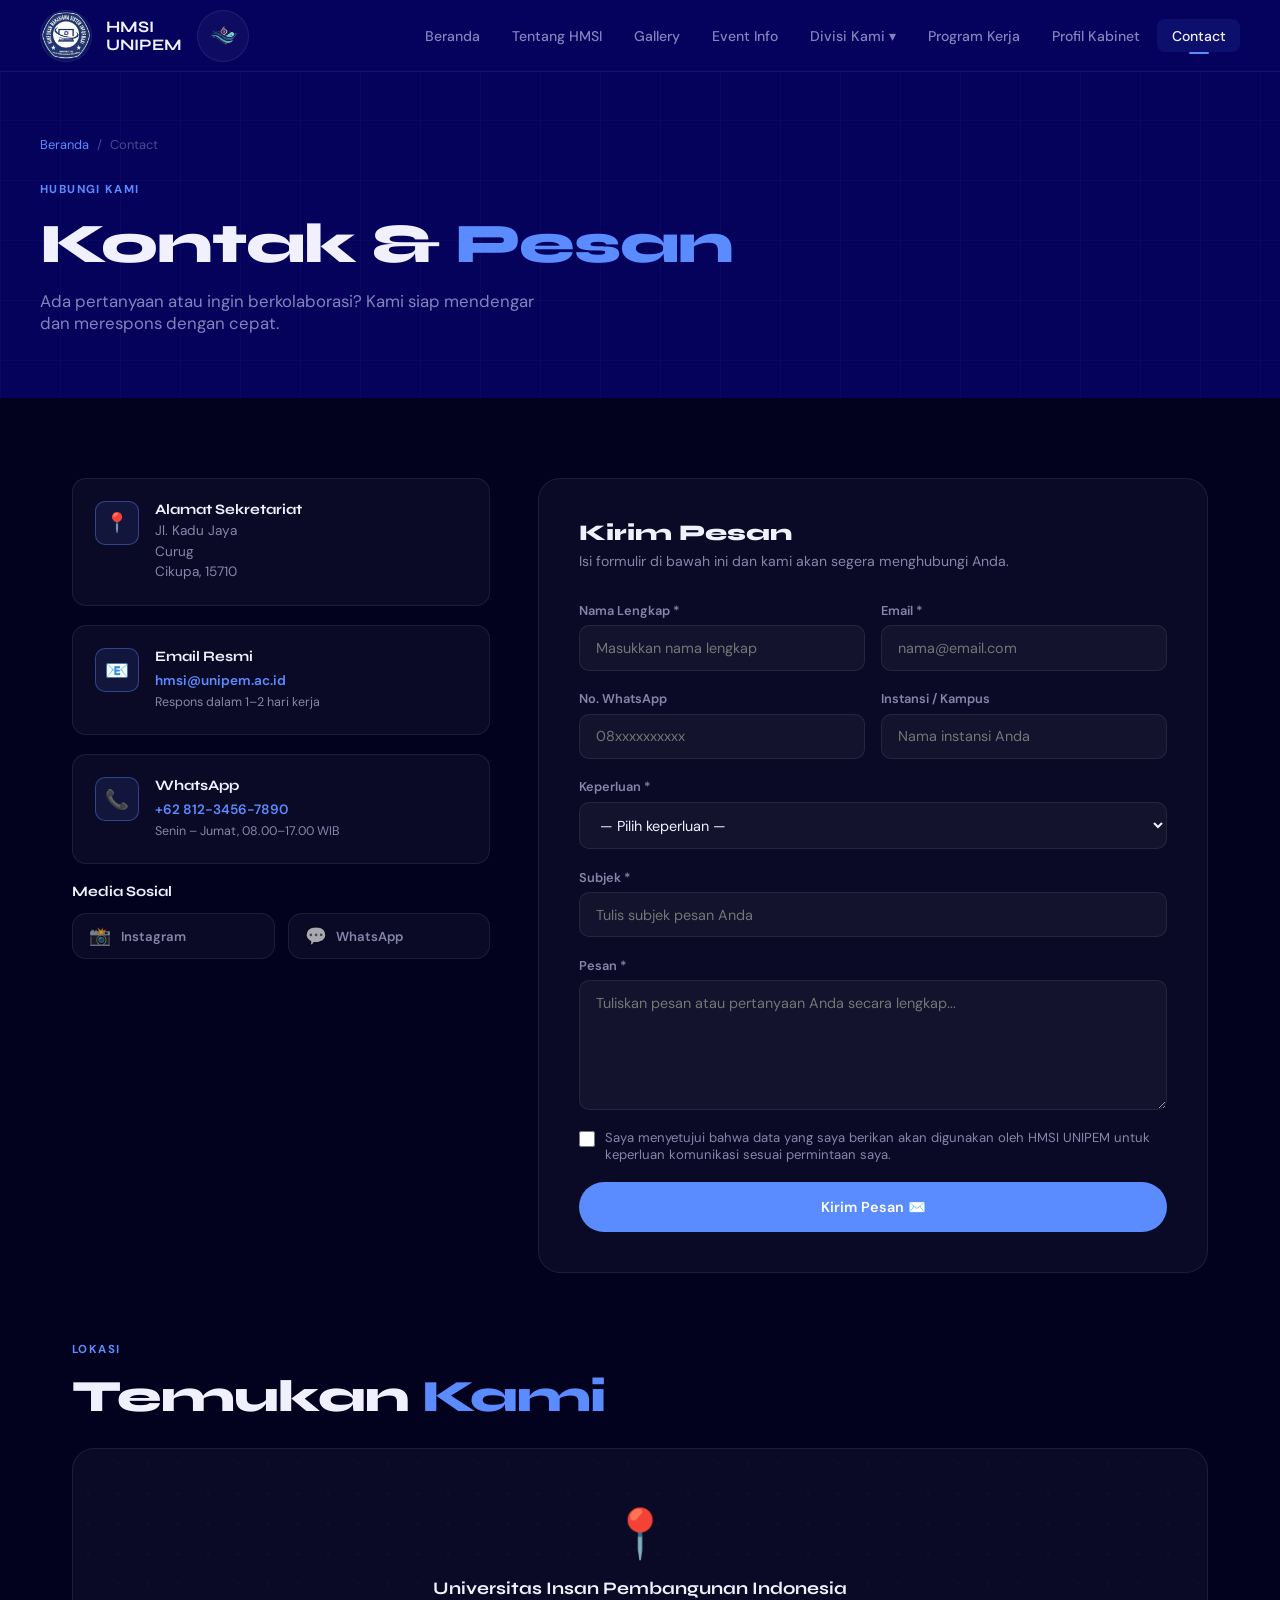
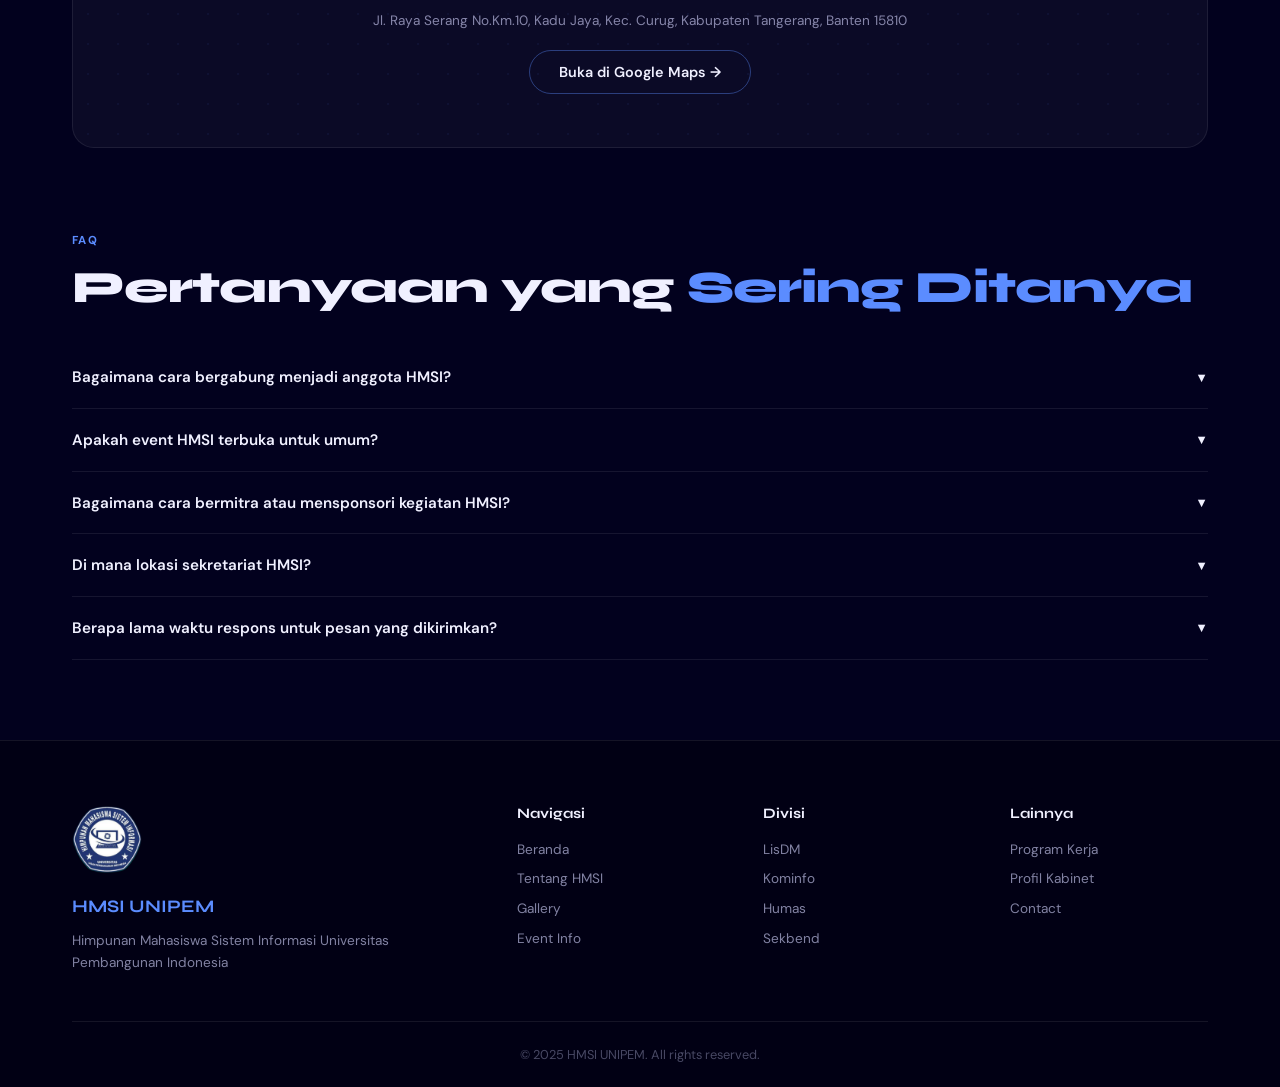
<file: contact.html>
<!DOCTYPE html>
<html lang="id">
<head>
<meta charset="UTF-8">
<meta name="viewport" content="width=device-width, initial-scale=1.0">
<title>Contact - HMSI UNIPEM</title>
<link href="https://fonts.googleapis.com/css2?family=Syne:wght@400;600;700;800&family=DM+Sans:wght@300;400;500;600&display=swap" rel="stylesheet">
<link rel="stylesheet" href="style.css">
<style>
.contact-wrapper {
  display: grid;
  grid-template-columns: 1fr 1.6fr;
  gap: 3rem;
  align-items: start;
}
.contact-left { display: flex; flex-direction: column; gap: 1.2rem; }

.contact-card {
  background: var(--bg-card);
  border: 1px solid var(--border);
  border-radius: var(--radius);
  padding: 1.4rem;
  display: flex;
  align-items: flex-start;
  gap: 1rem;
  transition: all 0.3s;
}
.contact-card:hover {
  border-color: var(--border-accent);
  background: var(--bg-card-hover);
  transform: translateX(4px);
}
.contact-card-icon {
  width: 44px; height: 44px;
  border-radius: 10px;
  display: flex; align-items: center; justify-content: center;
  font-size: 1.2rem;
  flex-shrink: 0;
  background: rgba(91,140,255,0.1);
  border: 1px solid var(--border-accent);
}
.contact-card-body h4 {
  font-family: var(--ff-head);
  font-size: 0.9rem;
  font-weight: 700;
  margin-bottom: 0.2rem;
}
.contact-card-body p {
  font-size: 0.85rem;
  color: var(--text-secondary);
  line-height: 1.5;
}
.contact-card-body a {
  color: var(--accent);
  font-size: 0.85rem;
  font-weight: 600;
  transition: color 0.2s;
}
.contact-card-body a:hover { color: #7aaeff; }

.sosmed-grid {
  display: grid;
  grid-template-columns: 1fr 1fr;
  gap: 0.8rem;
  margin-top: 0.4rem;
}
.sosmed-btn {
  display: flex;
  align-items: center;
  gap: 0.6rem;
  padding: 0.7rem 1rem;
  background: var(--bg-card);
  border: 1px solid var(--border);
  border-radius: var(--radius);
  font-size: 0.82rem;
  font-weight: 600;
  color: var(--text-secondary);
  transition: all 0.2s;
  cursor: pointer;
}
.sosmed-btn:hover {
  border-color: var(--border-accent);
  color: var(--text-primary);
  background: rgba(91,140,255,0.08);
}
.sosmed-icon { font-size: 1.1rem; }

.form-card {
  background: var(--bg-card);
  border: 1px solid var(--border);
  border-radius: var(--radius-lg);
  padding: 2.5rem;
}
.form-title {
  font-family: var(--ff-head);
  font-size: 1.4rem;
  font-weight: 800;
  margin-bottom: 0.4rem;
}
.form-sub {
  font-size: 0.88rem;
  color: var(--text-secondary);
  margin-bottom: 2rem;
}
.form-row { display: grid; grid-template-columns: 1fr 1fr; gap: 1rem; }
.form-group { display: flex; flex-direction: column; gap: 0.4rem; }
.form-group label { font-size: 0.8rem; font-weight: 600; color: var(--text-secondary); }
.form-group input,
.form-group textarea,
.form-group select {
  background: rgba(255,255,255,0.04);
  border: 1px solid var(--border);
  border-radius: 10px;
  padding: 0.8rem 1rem;
  color: var(--text-primary);
  font-family: var(--ff-body);
  font-size: 0.9rem;
  transition: all 0.2s;
  outline: none;
  width: 100%;
}
.form-group input:focus,
.form-group textarea:focus,
.form-group select:focus {
  border-color: var(--accent);
  background: rgba(91,140,255,0.05);
  box-shadow: 0 0 0 3px rgba(91,140,255,0.1);
}
.form-group textarea { resize: vertical; min-height: 130px; }
.form-group select option { background: #060358; }
.form-check {
  display: flex;
  align-items: flex-start;
  gap: 0.6rem;
  font-size: 0.82rem;
  color: var(--text-secondary);
}
.form-check input[type="checkbox"] {
  width: 16px; height: 16px;
  margin-top: 2px;
  accent-color: var(--accent);
  flex-shrink: 0;
}
.form-success {
  display: none;
  text-align: center;
  padding: 2rem;
}
.form-success .check { font-size: 3.5rem; margin-bottom: 1rem; }
.form-success h3 { font-family: var(--ff-head); font-size: 1.3rem; margin-bottom: 0.5rem; }
.form-success p { color: var(--text-secondary); font-size: 0.9rem; }

.faq-section { margin-top: 5rem; }
.faq-item {
  border-bottom: 1px solid var(--border);
}
.faq-question {
  width: 100%;
  background: none;
  border: none;
  color: var(--text-primary);
  font-family: var(--ff-body);
  font-size: 0.95rem;
  font-weight: 600;
  padding: 1.3rem 0;
  text-align: left;
  cursor: pointer;
  display: flex;
  justify-content: space-between;
  align-items: center;
  transition: color 0.2s;
}
.faq-question:hover { color: var(--accent); }
.faq-arrow { font-size: 0.8rem; transition: transform 0.3s; }
.faq-item.open .faq-arrow { transform: rotate(180deg); }
.faq-answer {
  max-height: 0;
  overflow: hidden;
  transition: max-height 0.3s ease;
}
.faq-item.open .faq-answer { max-height: 200px; }
.faq-answer-inner {
  padding-bottom: 1.2rem;
  font-size: 0.88rem;
  color: var(--text-secondary);
  line-height: 1.7;
}

@media (max-width: 900px) {
  .contact-wrapper { grid-template-columns: 1fr; }
  .form-row { grid-template-columns: 1fr; }
}
</style>
</head>
<body>

   <nav class="navbar" id="navbar">
    <div class="nav-brand">

  <div class="brand-icon">
    <img src="img/hmsi.png" alt="Logo HMSI">
  </div>


  <span class="brand-text">
    <strong>HMSI</strong><br>
    UNIPEM
  </span>
<div class="brand-icon">
      <img src="img/karsa.png" alt="Logo kabinet">
    </div>
</div>
    <div class="nav-links" id="navLinks">
      <a href="index.html" class="nav-link active">Beranda</a>
      <a href="tentang.html" class="nav-link">Tentang HMSI</a>
      <a href="gallery.html" class="nav-link">Gallery</a>
      <a href="event.html" class="nav-link">Event Info</a>
      <div class="nav-dropdown">
        <a href="#" class="nav-link dropdown-toggle">Divisi Kami <span>▾</span></a>
        <div class="dropdown-menu">
          <a href="divisi.html#lisdm">LisDM</a>
          <a href="divisi.html#kominfo">Kominfo</a>
          <a href="divisi.html#kesekretariatan">Kesekretariatan</a>
          <a href="divisi.html#humas">Humas</a>
          <a href="divisi.html#sekbend">Sekbend</a>
        </div>
      </div>
      <a href="proker.html" class="nav-link">Program Kerja</a>
      <a href="kabinet.html" class="nav-link">Profil Kabinet</a>
      <a href="contact.html" class="nav-link">Contact</a>
    </div>
    <button class="hamburger" id="hamburger" onclick="toggleNav()">
      <span></span><span></span><span></span>
    </button>
  </nav>

  <div class="page-header">
    <div class="page-header-content">
      <div class="breadcrumb"><a href="index.html">Beranda</a> <span>/</span> Contact</div>
      <div class="section-tag">Hubungi Kami</div>
      <h1>Kontak & <span class="accent">Pesan</span></h1>
      <p>Ada pertanyaan atau ingin berkolaborasi? Kami siap mendengar dan merespons dengan cepat.</p>
    </div>
  </div>

  <section class="section" style="background: var(--bg-dark);">
    <div class="container">
      <div class="contact-wrapper">

        <!-- LEFT: INFO -->
        <div class="contact-left fade-up">
          <div class="contact-card">
            <div class="contact-card-icon">📍</div>
            <div class="contact-card-body">
              <h4>Alamat Sekretariat</h4>
              <p>Jl. Kadu Jaya<br>Curug<br>Cikupa, 15710</p>
            </div>
          </div>

          <div class="contact-card">
            <div class="contact-card-icon">📧</div>
            <div class="contact-card-body">
              <h4>Email Resmi</h4>
              <a href="mailto:hmsi@unipem.ac.id">hmsi@unipem.ac.id</a>
              <p style="margin-top:0.2rem;font-size:0.78rem;">Respons dalam 1–2 hari kerja</p>
            </div>
          </div>

          <div class="contact-card">
            <div class="contact-card-icon">📞</div>
            <div class="contact-card-body">
              <h4>WhatsApp</h4>
              <a href="https://wa.me/6281234567890">+62 812-3456-7890</a>
              <p style="margin-top:0.2rem;font-size:0.78rem;">Senin – Jumat, 08.00–17.00 WIB</p>
            </div>
          </div>

        

          <!-- SOSMED -->
          <div>
            <h4 style="font-family:var(--ff-head);font-size:0.9rem;margin-bottom:0.8rem;">Media Sosial</h4>
            <div class="sosmed-grid">
              <a class="sosmed-btn" href="#"><span class="sosmed-icon">📸</span> Instagram</a>
              <a class="sosmed-btn" href="#"><span class="sosmed-icon">💬</span> WhatsApp</a>
            </div>
          </div>
        </div>

        <!-- RIGHT: FORM -->
        <div class="fade-up">
          <div class="form-card">
            <div id="formContent">
              <div class="form-title">Kirim Pesan</div>
              <div class="form-sub">Isi formulir di bawah ini dan kami akan segera menghubungi Anda.</div>

              <div style="display:flex;flex-direction:column;gap:1.2rem;">
                <div class="form-row">
                  <div class="form-group">
                    <label>Nama Lengkap *</label>
                    <input type="text" id="fname" placeholder="Masukkan nama lengkap" required>
                  </div>
                  <div class="form-group">
                    <label>Email *</label>
                    <input type="email" id="femail" placeholder="nama@email.com" required>
                  </div>
                </div>

                <div class="form-row">
                  <div class="form-group">
                    <label>No. WhatsApp</label>
                    <input type="tel" id="fphone" placeholder="08xxxxxxxxxx">
                  </div>
                  <div class="form-group">
                    <label>Instansi / Kampus</label>
                    <input type="text" id="forg" placeholder="Nama instansi Anda">
                  </div>
                </div>

                <div class="form-group">
                  <label>Keperluan *</label>
                  <select id="ftype">
                    <option value="">— Pilih keperluan —</option>
                    <option>Pendaftaran Event / Workshop</option>
                    <option>Kolaborasi & Kemitraan</option>
                    <option>Sponsorship Kegiatan</option>
                    <option>Informasi Keanggotaan</option>
                    <option>Liputan Media</option>
                    <option>Lainnya</option>
                  </select>
                </div>

                <div class="form-group">
                  <label>Subjek *</label>
                  <input type="text" id="fsubject" placeholder="Tulis subjek pesan Anda">
                </div>

                <div class="form-group">
                  <label>Pesan *</label>
                  <textarea id="fmessage" placeholder="Tuliskan pesan atau pertanyaan Anda secara lengkap..."></textarea>
                </div>

                <div class="form-check">
                  <input type="checkbox" id="fcheck">
                  <label for="fcheck">Saya menyetujui bahwa data yang saya berikan akan digunakan oleh HMSI UNIPEM untuk keperluan komunikasi sesuai permintaan saya.</label>
                </div>

                <button id="sendBtn"
        class="btn-primary"
        style="width:100%;justify-content:center;padding:1rem;"
        onclick="submitForm()">
    Kirim Pesan ✉️
</button>
              </div>
            </div>

            <!-- SUCCESS -->
            <div class="form-success" id="formSuccess">
              <div class="check">✅</div>
              <h3>Pesan Terkirim!</h3>
              <p>Terima kasih telah menghubungi kami. Tim HMSI UNIPEM akan segera merespons pesan Anda dalam 1–2 hari kerja.</p>
              <button class="btn-outline" style="margin-top:1.5rem;" onclick="resetForm()">Kirim Pesan Lain</button>
            </div>
          </div>
        </div>

      </div>

      <!-- MAP PLACEHOLDER -->
      <div style="margin-top:4rem;" class="fade-up">
        <div class="section-tag">Lokasi</div>
        <h2 class="section-title" style="margin-bottom:1.5rem;">Temukan <span class="accent">Kami</span></h2>
        <div style="background:var(--bg-card);border:1px solid var(--border);border-radius:var(--radius-lg);height:300px;display:flex;flex-direction:column;align-items:center;justify-content:center;gap:0.8rem;overflow:hidden;position:relative;">
          <div style="position:absolute;inset:0;background-image:radial-gradient(rgba(91,140,255,0.06) 1px,transparent 1px);background-size:30px 30px;"></div>
          <div style="font-size:3rem;position:relative;">📍</div>
          <div style="font-family:var(--ff-head);font-size:1.1rem;font-weight:700;position:relative;">Universitas Insan Pembangunan Indonesia</div>
          <div style="font-size:0.85rem;color:var(--text-secondary);position:relative;">Jl. Raya Serang No.Km.10, Kadu Jaya, Kec. Curug, Kabupaten Tangerang, Banten 15810</div>
          <a href="https://maps.google.com" target="_blank" class="btn-outline" style="margin-top:0.5rem;position:relative;">Buka di Google Maps →</a>
        </div>
      </div>

      <!-- FAQ -->
      <div class="faq-section fade-up">
        <div class="section-tag">FAQ</div>
        <h2 class="section-title" style="margin-bottom:2rem;">Pertanyaan yang <span class="accent">Sering Ditanya</span></h2>

        <div class="faq-item">
          <button class="faq-question" onclick="toggleFaq(this)">
            Bagaimana cara bergabung menjadi anggota HMSI? <span class="faq-arrow">▼</span>
          </button>
          <div class="faq-answer">
            <div class="faq-answer-inner">Kamu bisa bergabung dengan mengikuti proses rekrutmen yang biasanya dibuka di awal semester. Pantau media sosial kami untuk informasi terbaru tentang jadwal rekrutmen dan persyaratannya.</div>
          </div>
        </div>

        <div class="faq-item">
          <button class="faq-question" onclick="toggleFaq(this)">
            Apakah event HMSI terbuka untuk umum? <span class="faq-arrow">▼</span>
          </button>
          <div class="faq-answer">
            <div class="faq-answer-inner">Sebagian besar event kami terbuka untuk umum, terutama seminar dan workshop. Beberapa kegiatan khusus hanya untuk anggota aktif HMSI. Cek halaman Event Info untuk detail setiap kegiatan.</div>
          </div>
        </div>

        <div class="faq-item">
          <button class="faq-question" onclick="toggleFaq(this)">
            Bagaimana cara bermitra atau mensponsori kegiatan HMSI? <span class="faq-arrow">▼</span>
          </button>
          <div class="faq-answer">
            <div class="faq-answer-inner">Untuk kemitraan dan sponsorship, silakan hubungi kami melalui email hmsi@unipem.ac.id atau isi formulir kontak di atas dengan memilih "Sponsorship Kegiatan". Tim Humas kami akan segera menghubungi Anda.</div>
          </div>
        </div>

        <div class="faq-item">
          <button class="faq-question" onclick="toggleFaq(this)">
            Di mana lokasi sekretariat HMSI? <span class="faq-arrow">▼</span>
          </button>
          <div class="faq-answer">
            <div class="faq-answer-inner">Sekretariat HMSI berlokasi di Gedung Student Center Lantai 2, Ruang HMSI, kampus Universitas Pembangunan. Kami buka Senin–Jumat pukul 09.00–17.00 WIB.</div>
          </div>
        </div>

        <div class="faq-item">
          <button class="faq-question" onclick="toggleFaq(this)">
            Berapa lama waktu respons untuk pesan yang dikirimkan? <span class="faq-arrow">▼</span>
          </button>
          <div class="faq-answer">
            <div class="faq-answer-inner">Kami biasanya merespons pesan dalam 1–2 hari kerja. Untuk pertanyaan mendesak, Anda dapat menghubungi kami langsung melalui WhatsApp di nomor yang tertera.</div>
          </div>
        </div>

      </div>
    </div>
  </section>

  <footer class="footer">
    <div class="container">
      <div class="footer-grid">
        <div class="footer-brand">
  <img src="img/hmsi.png" alt="Logo HMSI" class="footer-logo">

  <span><strong>HMSI</strong> UNIPEM</span>

  <p>
    Himpunan Mahasiswa Sistem Informasi
    Universitas Pembangunan Indonesia
  </p>
</div>
        <div class="footer-links"><h4>Navigasi</h4><a href="index.html">Beranda</a><a href="tentang.html">Tentang HMSI</a><a href="gallery.html">Gallery</a><a href="event.html">Event Info</a></div>
        <div class="footer-links"><h4>Divisi</h4><a href="divisi.html#lisdm">LisDM</a><a href="divisi.html#kominfo">Kominfo</a><a href="divisi.html#humas">Humas</a><a href="divisi.html#sekbend">Sekbend</a></div>
        <div class="footer-links"><h4>Lainnya</h4><a href="proker.html">Program Kerja</a><a href="kabinet.html">Profil Kabinet</a><a href="contact.html">Contact</a></div>
      </div>
      <div class="footer-bottom"><p>© 2025 HMSI UNIPEM. All rights reserved.</p></div>
    </div>
  </footer>

  <script src="script.js"></script>
  <script>
    async function submitForm() {

    const data = {
        nama: document.getElementById('fname').value.trim(),
        email: document.getElementById('femail').value.trim(),
        whatsapp: document.getElementById('fphone').value.trim(),
        instansi: document.getElementById('forg').value.trim(),
        keperluan: document.getElementById('ftype').value,
        subjek: document.getElementById('fsubject').value.trim(),
        pesan: document.getElementById('fmessage').value.trim(),
        persetujuan: document.getElementById('fcheck').checked
    };

    if (
        !data.nama ||
        !data.email ||
        !data.keperluan ||
        !data.subjek ||
        !data.pesan ||
        !data.persetujuan
    ) {
        alert('Mohon lengkapi semua field yang wajib diisi.');
        return;
    }

    try {

        const response = await fetch('send_whatsapp.php', {
            method: 'POST',
            headers: {
                'Content-Type': 'application/json'
            },
            body: JSON.stringify(data)
        });

        const result = await response.json();

        if(result.status){
            document.getElementById('formContent').style.display = 'none';
            document.getElementById('formSuccess').style.display = 'block';
        } else {
            alert('Gagal mengirim pesan');
        }

    } catch(err){
        alert('Terjadi kesalahan koneksi');
        console.error(err);
    }
}
    function resetForm() {
      document.getElementById('formContent').style.display = 'block';
      document.getElementById('formSuccess').style.display = 'none';
      ['fname','femail','fphone','forg','fsubject','fmessage'].forEach(id => document.getElementById(id).value = '');
      document.getElementById('ftype').value = '';
      document.getElementById('fcheck').checked = false;
    }
    function toggleFaq(btn) {
      const item = btn.parentElement;
      const isOpen = item.classList.contains('open');
      document.querySelectorAll('.faq-item').forEach(i => i.classList.remove('open'));
      if (!isOpen) item.classList.add('open');
    }
  </script>
</body>
</html>
</file>
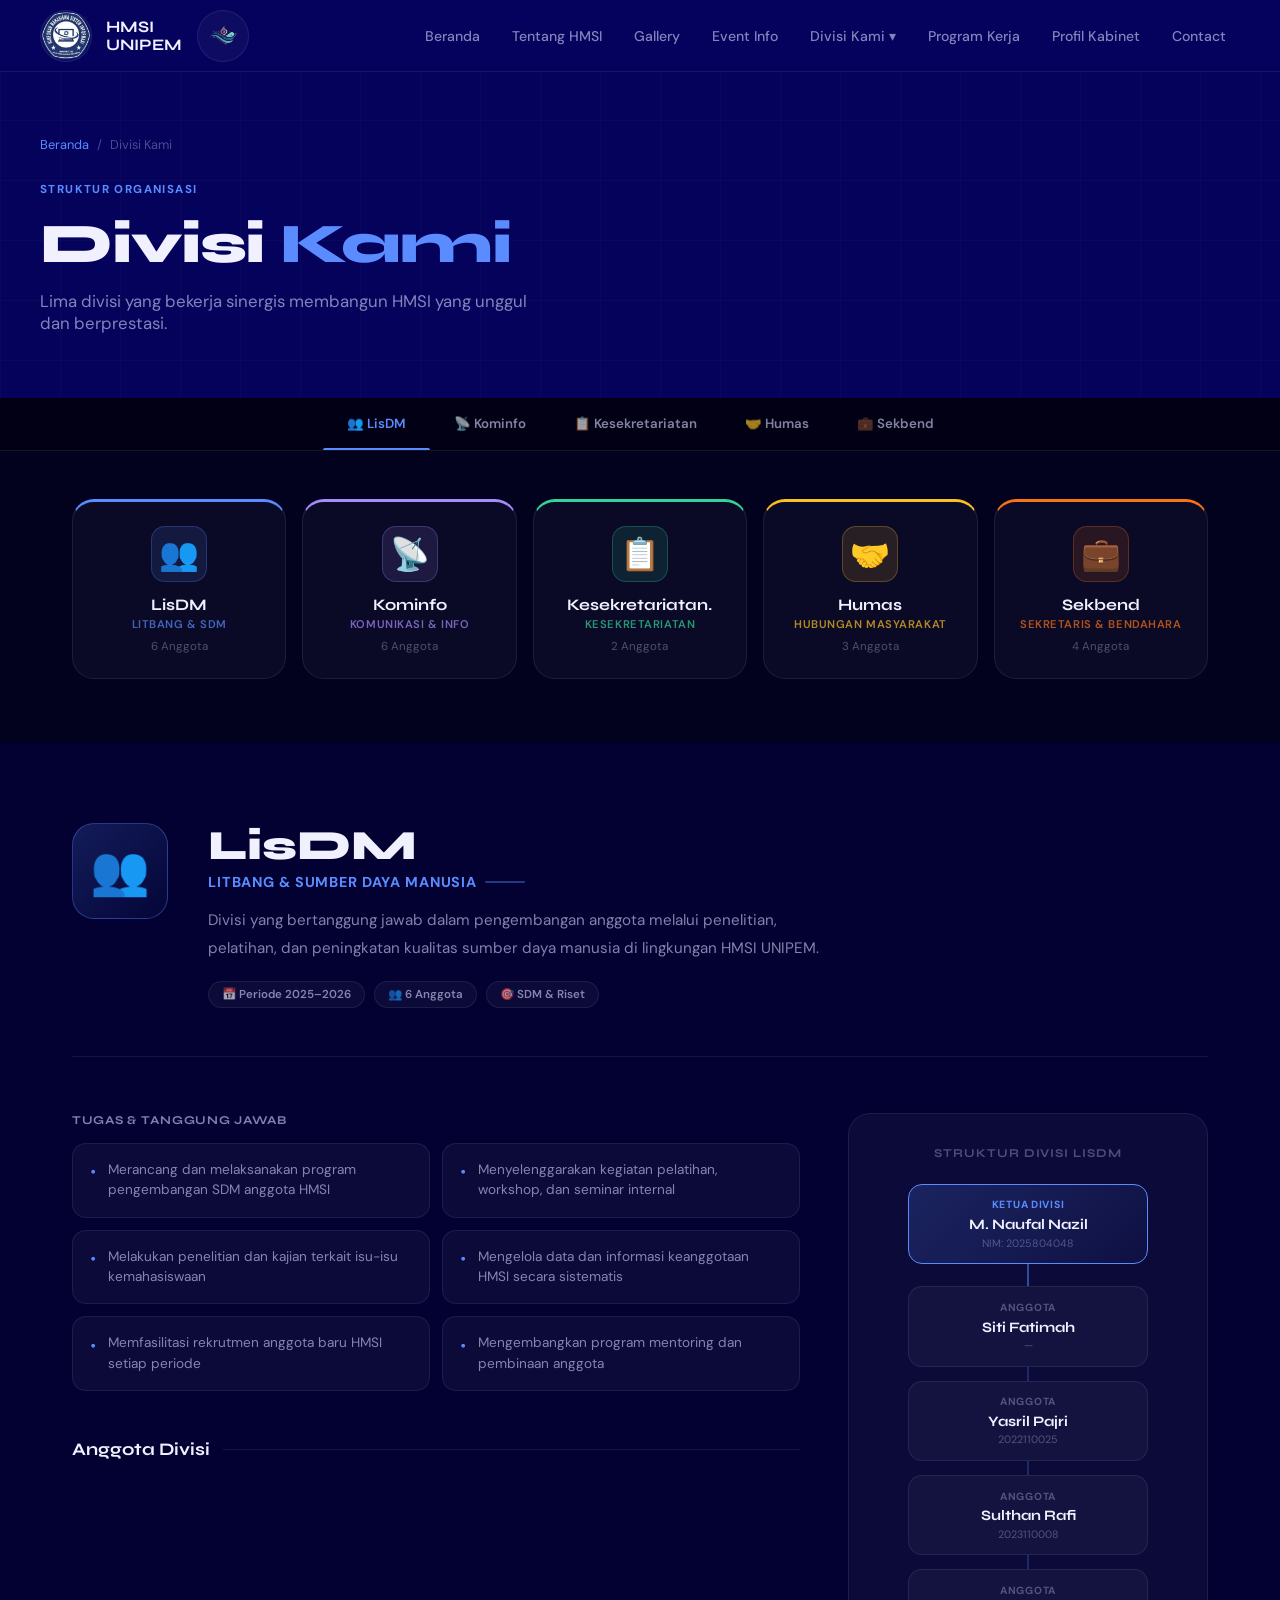
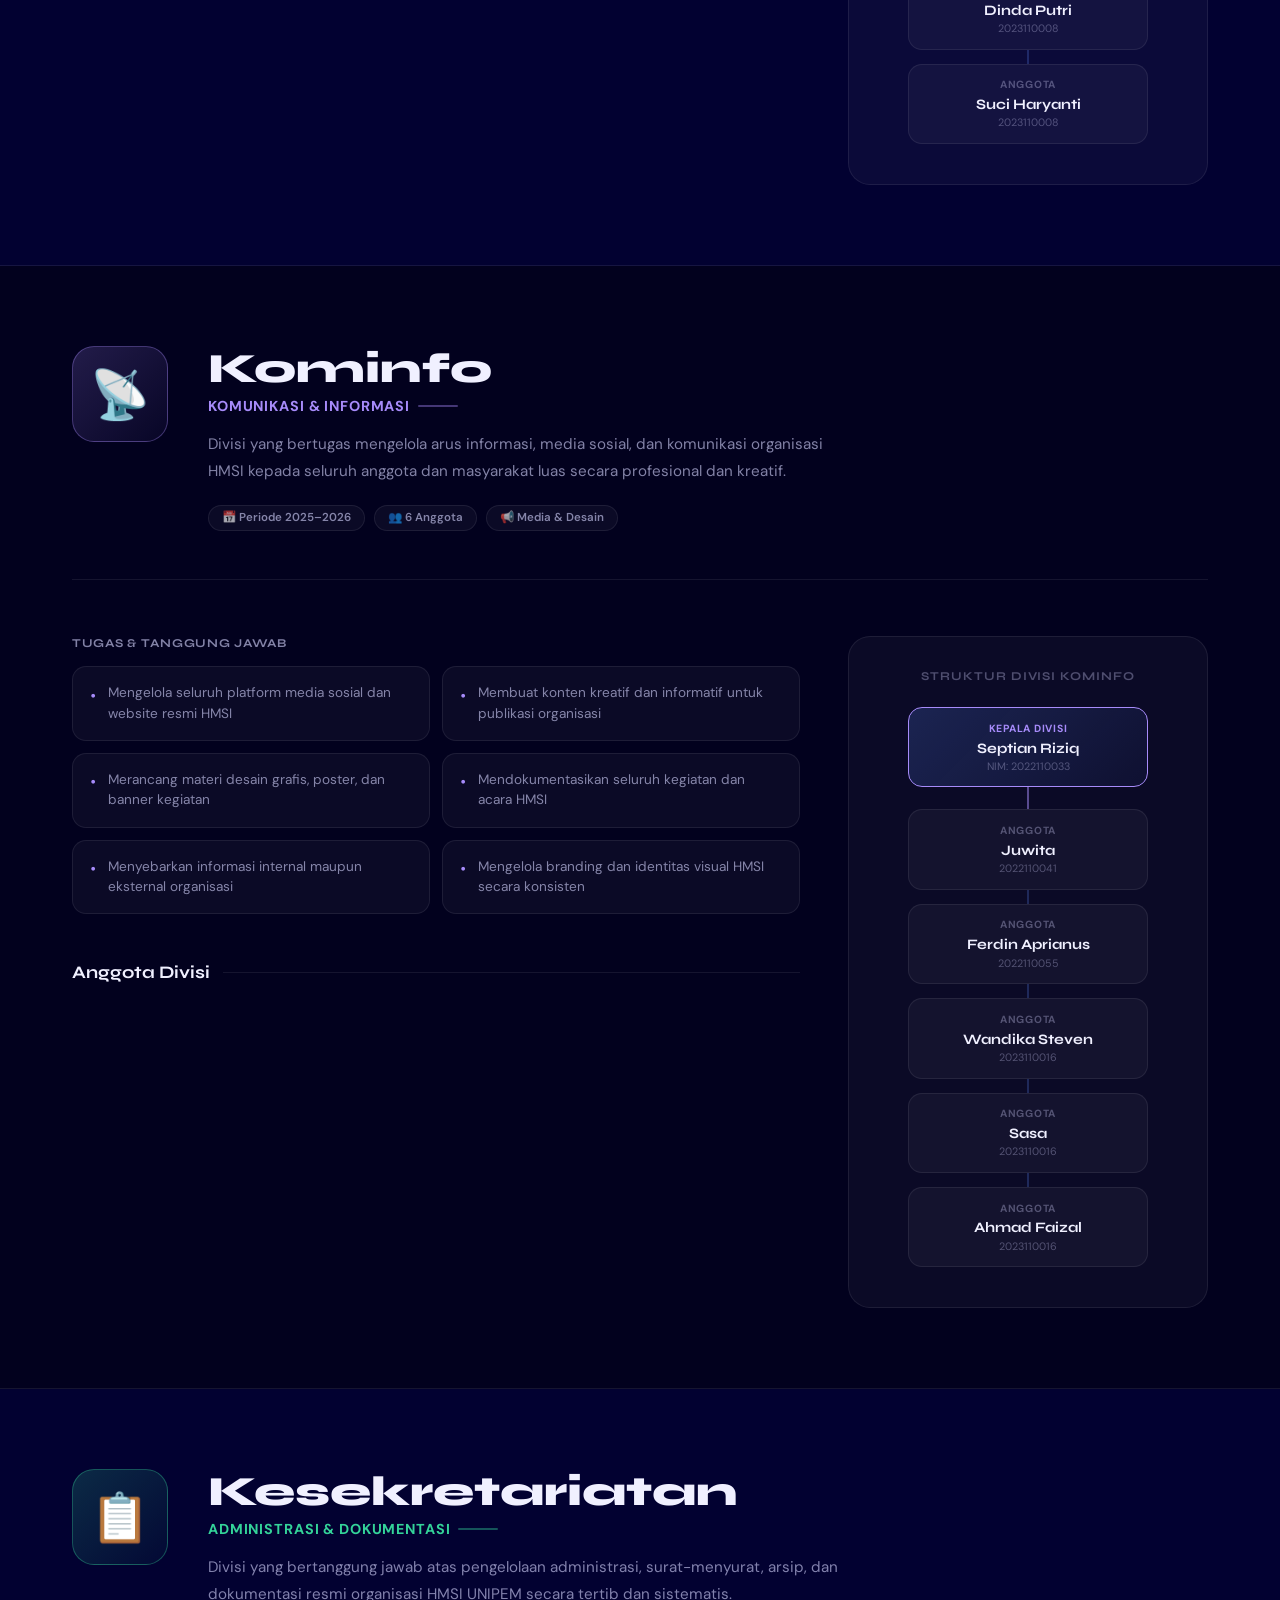
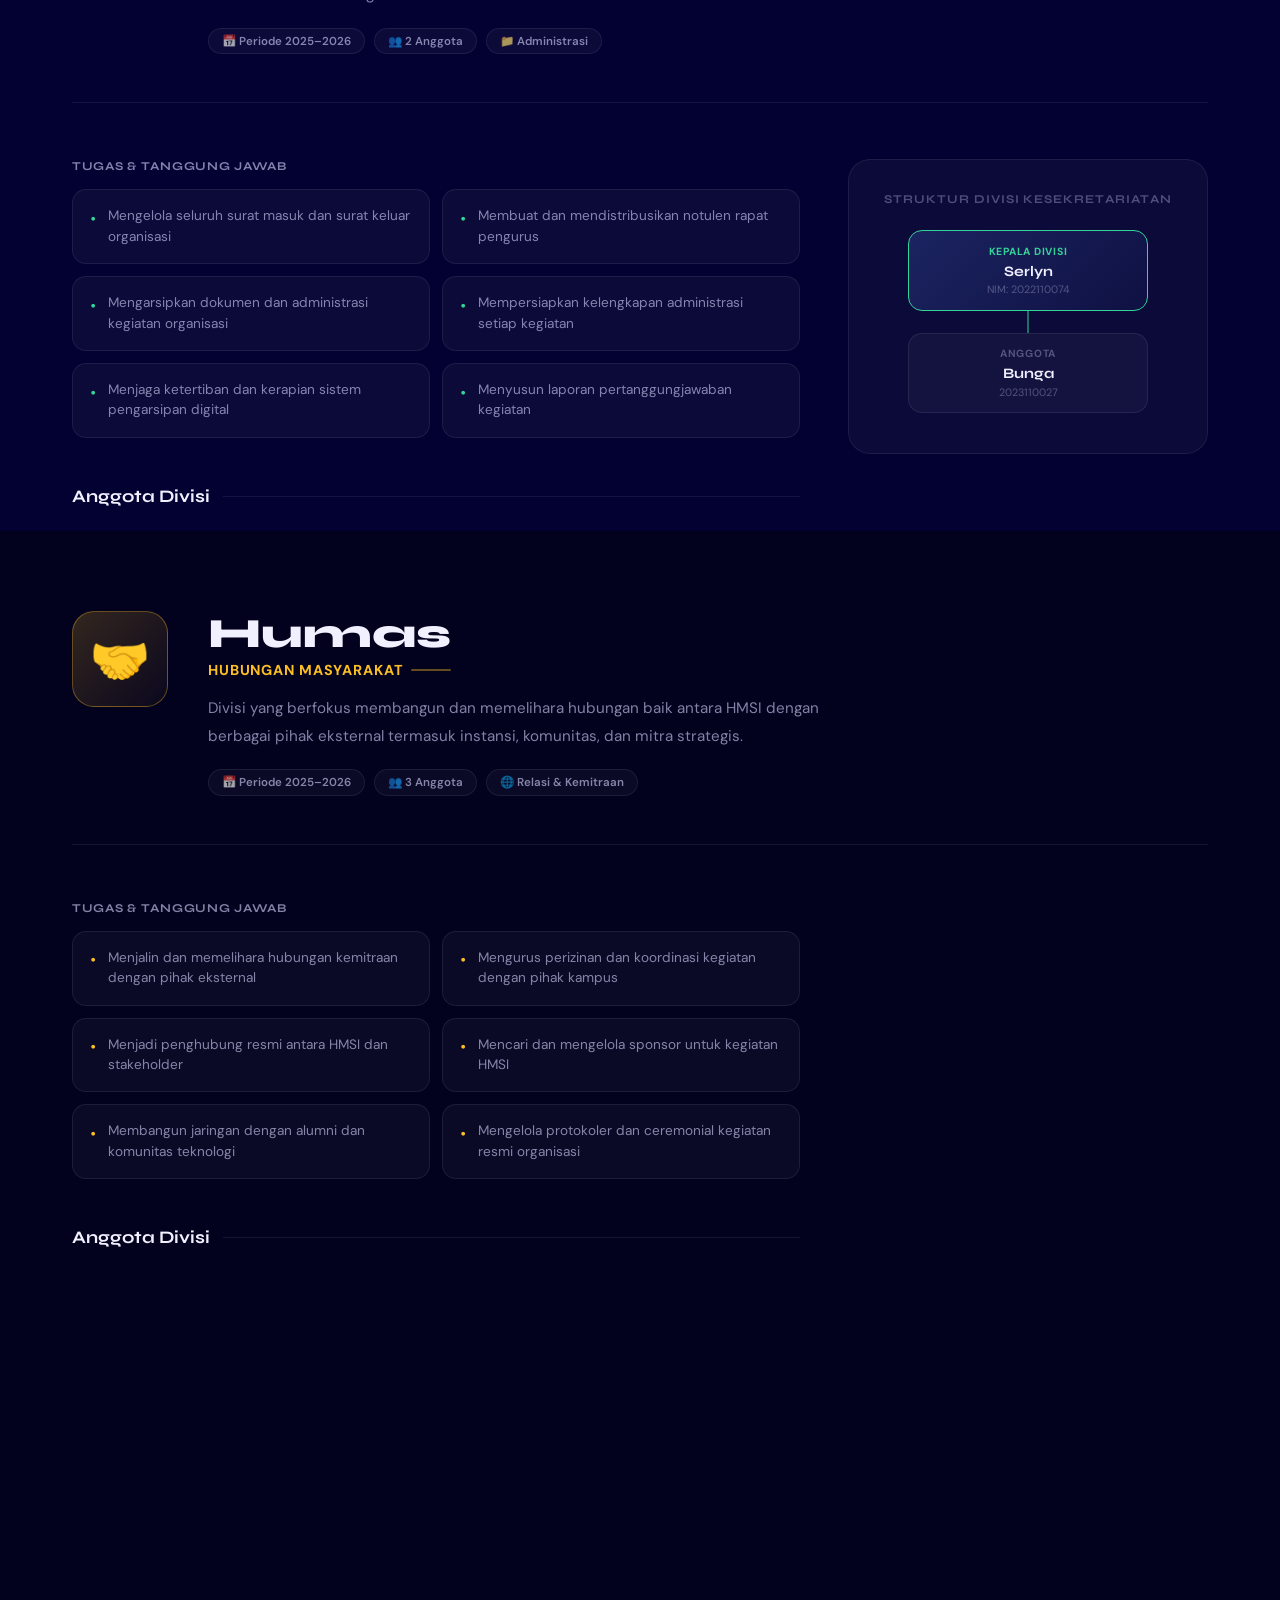
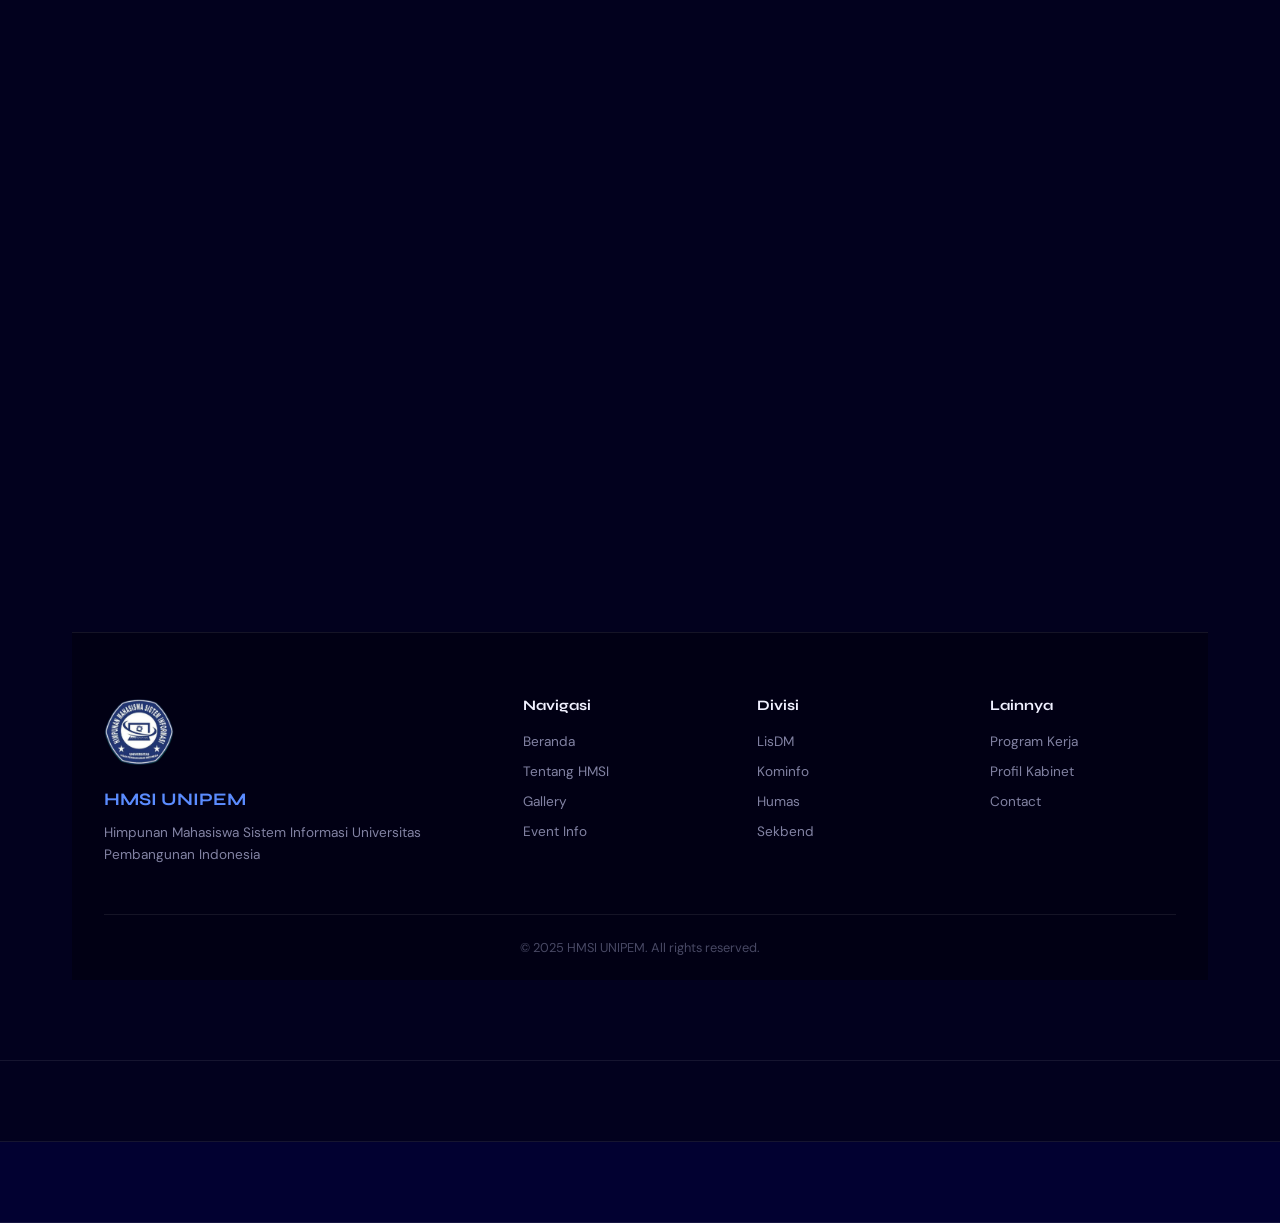
<file: divisi.html>
<!DOCTYPE html>
<html lang="id">
<head>
<meta charset="UTF-8">
<meta name="viewport" content="width=device-width, initial-scale=1.0">
<title>Divisi Kami - HMSI UNIPEM</title>
<link href="https://fonts.googleapis.com/css2?family=Syne:wght@400;600;700;800&family=DM+Sans:wght@300;400;500;600&display=swap" rel="stylesheet">
<link rel="stylesheet" href="style.css">
<style>

/* ===== STICKY DIVISI NAV ===== */
.divisi-nav-sticky {
  position: sticky;
  top: var(--nav-h);
  z-index: 100;
  background: rgba(2,1,20,0.96);
  backdrop-filter: blur(20px);
  border-bottom: 1px solid var(--border);
  padding: 0;
}
.divisi-nav-inner {
  max-width: 1200px;
  margin: 0 auto;
  display: flex;
  justify-content: center;
  gap: 0;
  overflow-x: auto;
  padding: 0 1rem;
  scrollbar-width: none;
  -webkit-overflow-scrolling: touch;
}
.divisi-nav-inner::-webkit-scrollbar { display: none; }
@media (max-width: 768px) {
  .divisi-nav-inner {
    justify-content: flex-start;
  }
}
.divisi-nav-btn {
  padding: 1.1rem 1.5rem;
  font-size: 0.83rem;
  font-weight: 600;
  font-family: var(--ff-body);
  color: var(--text-secondary);
  background: none;
  border: none;
  cursor: pointer;
  white-space: nowrap;
  position: relative;
  transition: color 0.2s;
  display: flex;
  align-items: center;
  gap: 0.4rem;
}
.divisi-nav-btn::after {
  content: '';
  position: absolute;
  bottom: 0; left: 0; right: 0;
  height: 2px;
  background: var(--accent);
  border-radius: 2px 2px 0 0;
  transform: scaleX(0);
  transition: transform 0.25s;
}
.divisi-nav-btn:hover { color: var(--text-primary); }
.divisi-nav-btn.active { color: var(--accent); }
.divisi-nav-btn.active::after { transform: scaleX(1); }

/* ===== DIVISI OVERVIEW CARDS (top) ===== */
.divisi-overview-grid {
  display: grid;
  grid-template-columns: repeat(5, 1fr);
  gap: 1rem;
  margin-bottom: 4rem;
}
.divisi-overview-card {
  background: var(--bg-card);
  border: 1px solid var(--border);
  border-radius: var(--radius-lg);
  padding: 1.5rem 1rem;
  text-align: center;
  cursor: pointer;
  transition: all 0.3s;
  position: relative;
  overflow: hidden;
}
.divisi-overview-card::before {
  content: '';
  position: absolute;
  inset: 0;
  opacity: 0;
  transition: opacity 0.3s;
  border-radius: var(--radius-lg);
}
.divisi-overview-card:hover {
  transform: translateY(-5px);
  border-color: var(--border-accent);
}
.divisi-overview-card:hover::before { opacity: 1; }
.divisi-ov-icon {
  font-size: 2rem;
  margin-bottom: 0.8rem;
  width: 56px; height: 56px;
  border-radius: 14px;
  display: flex; align-items: center; justify-content: center;
  margin: 0 auto 0.8rem;
}
.divisi-ov-name {
  font-family: var(--ff-head);
  font-size: 1rem;
  font-weight: 700;
  margin-bottom: 0.2rem;
}
.divisi-ov-full {
  font-size: 0.7rem;
  font-weight: 600;
  text-transform: uppercase;
  letter-spacing: 0.05em;
  opacity: 0.7;
}
.divisi-ov-count {
  font-size: 0.72rem;
  color: var(--text-muted);
  margin-top: 0.5rem;
}

/* ===== DIVISI BLOCK ===== */
.divisi-block {
  padding: 5rem 0;
  border-bottom: 1px solid var(--border);
  scroll-margin-top: calc(var(--nav-h) + 58px);
}
.divisi-block:nth-child(odd) { background: rgba(6,3,94,0.3); }
.divisi-block:nth-child(even) { background: var(--bg-dark); }

/* ===== DIVISI HEADER ===== */
.divisi-header-row {
  display: grid;
  grid-template-columns: auto 1fr;
  gap: 2.5rem;
  align-items: flex-start;
  margin-bottom: 3.5rem;
  padding-bottom: 3rem;
  border-bottom: 1px solid var(--border);
}
.divisi-icon-big {
  width: 96px; height: 96px;
  border-radius: var(--radius-lg);
  display: flex; align-items: center; justify-content: center;
  font-size: 3rem;
  flex-shrink: 0;
}
.divisi-title-group h2 {
  font-family: var(--ff-head);
  font-size: clamp(1.8rem, 4vw, 2.6rem);
  font-weight: 800;
  margin-bottom: 0.3rem;
  line-height: 1.1;
}
.divisi-title-group .full-name {
  font-size: 0.9rem;
  font-weight: 700;
  text-transform: uppercase;
  letter-spacing: 0.06em;
  margin-bottom: 1rem;
  display: flex;
  align-items: center;
  gap: 0.5rem;
}
.divisi-title-group .full-name::after {
  content: '';
  flex: 0 0 40px;
  height: 2px;
  background: currentColor;
  opacity: 0.4;
  border-radius: 2px;
}
.divisi-title-group p {
  color: var(--text-secondary);
  line-height: 1.8;
  max-width: 640px;
  font-size: 0.95rem;
}
.divisi-meta-badges {
  display: flex;
  gap: 0.6rem;
  margin-top: 1.2rem;
  flex-wrap: wrap;
}
.divisi-meta-badge {
  display: inline-flex;
  align-items: center;
  gap: 0.35rem;
  font-size: 0.72rem;
  font-weight: 600;
  padding: 0.3rem 0.8rem;
  border-radius: 50px;
  border: 1px solid var(--border);
  color: var(--text-secondary);
  background: var(--bg-card);
}

/* ===== TUGAS LIST ===== */
.tugas-section-title {
  font-family: var(--ff-head);
  font-size: 1rem;
  font-weight: 700;
  margin-bottom: 1rem;
  color: var(--text-secondary);
  text-transform: uppercase;
  letter-spacing: 0.06em;
  font-size: 0.75rem;
}
.tugas-list {
  display: grid;
  grid-template-columns: repeat(2, 1fr);
  gap: 0.75rem;
  margin-bottom: 3rem;
}
.tugas-item {
  display: flex;
  align-items: flex-start;
  gap: 0.75rem;
  padding: 1rem 1.1rem;
  background: var(--bg-card);
  border: 1px solid var(--border);
  border-radius: var(--radius);
  font-size: 0.85rem;
  color: var(--text-secondary);
  transition: all 0.2s;
  line-height: 1.5;
}
.tugas-item:hover { border-color: var(--border-accent); background: var(--bg-card-hover); color: var(--text-primary); }
.tugas-dot {
  font-size: 0.55rem;
  margin-top: 0.35rem;
  flex-shrink: 0;
}

/* ===== DIVISI CONTENT GRID ===== */
.divisi-content-grid {
  display: grid;
  grid-template-columns: 1fr 360px;
  gap: 3rem;
  align-items: start;
}

/* ===== ORG CHART PER DIVISI ===== */
.org-chart-scroll-wrap {
  overflow-x: auto;
  -webkit-overflow-scrolling: touch;
  padding-bottom: 0.5rem;
}
.divisi-org-chart {
  background: var(--bg-card);
  border: 1px solid var(--border);
  border-radius: var(--radius-lg);
  padding: 2rem 1.5rem;
  position: sticky;
  top: calc(var(--nav-h) + 70px);
}
.divisi-org-title {
  font-family: var(--ff-head);
  font-size: 0.75rem;
  font-weight: 700;
  text-transform: uppercase;
  letter-spacing: 0.08em;
  color: var(--text-muted);
  margin-bottom: 1.5rem;
  text-align: center;
}
.org-node {
  display: flex;
  flex-direction: column;
  align-items: center;
  gap: 0;
}
.org-node-box {
  width: 100%;
  max-width: 240px;
  padding: 0.85rem 1.2rem;
  border-radius: var(--radius);
  text-align: center;
  transition: all 0.2s;
}
.org-node-box:hover { transform: scale(1.02); }
.org-node-box.is-head {
  background: linear-gradient(135deg, rgba(91,140,255,0.2), rgba(91,140,255,0.05));
  border: 1.5px solid var(--accent);
}
.org-node-box.is-member {
  background: var(--bg-card);
  border: 1px solid var(--border);
}
.org-node-box .on-role {
  font-size: 0.65rem;
  font-weight: 700;
  text-transform: uppercase;
  letter-spacing: 0.07em;
  margin-bottom: 0.3rem;
}
.org-node-box.is-head .on-role { color: var(--accent); }
.org-node-box.is-member .on-role { color: var(--text-muted); }
.org-node-box .on-name {
  font-family: var(--ff-head);
  font-size: 0.9rem;
  font-weight: 700;
  color: var(--text-primary);
  margin-bottom: 0.15rem;
}
.org-node-box .on-nim {
  font-size: 0.67rem;
  color: var(--text-muted);
}
.org-arrow {
  width: 1.5px;
  height: 22px;
  background: var(--border-accent);
  opacity: 0.6;
}
.org-members-row {
  display: flex;
  flex-direction: column;
  align-items: center;
  gap: 0;
  width: 100%;
}
.org-members-list {
  display: flex;
  flex-direction: column;
  gap: 0;
  width: 100%;
  align-items: center;
}
.org-members-list .org-arrow { height: 14px; }
.org-member-item {
  width: 100%;
  max-width: 240px;
}

/* ===== MEMBER CARDS ===== */
.member-section-title {
  font-family: var(--ff-head);
  font-size: 1.1rem;
  font-weight: 700;
  margin-bottom: 1.5rem;
  display: flex;
  align-items: center;
  gap: 0.8rem;
}
.member-section-title::after {
  content: '';
  flex: 1;
  height: 1px;
  background: var(--border);
}

.team-cards-wrap {
  display: grid;
  grid-template-columns: repeat(auto-fill, minmax(280px, 1fr));
  gap: 1.5rem;
}

.team-card {
  background: var(--bg-card);
  border: 1px solid var(--border);
  border-radius: var(--radius-lg);
  overflow: hidden;
  transition: all 0.3s;
  position: relative;
}
.team-card:hover {
  border-color: var(--border-accent);
  transform: translateY(-5px);
  box-shadow: 0 12px 30px rgba(91,140,255,0.12);
}
.team-card.is-kadiv {
  border-color: rgba(91,140,255,0.35);
  background: linear-gradient(135deg, rgba(91,140,255,0.08), rgba(91,140,255,0.02));
}
.team-card.is-kadiv::before {
  content: 'KADIV';
  position: absolute;
  top: 0.6rem; right: 0.6rem;
  font-size: 0.58rem;
  font-weight: 800;
  letter-spacing: 0.08em;
  color: var(--accent);
  background: rgba(91,140,255,0.15);
  border: 1px solid rgba(91,140,255,0.3);
  padding: 0.15rem 0.45rem;
  border-radius: 50px;
  z-index: 2;
}
.team-photo {
  height: 320px;
  overflow: hidden;
  background: linear-gradient(135deg, rgba(91,140,255,0.12), rgba(167,139,250,0.08));
  display: flex; align-items: center; justify-content: center;
}
.team-photo img {
  width: 100%;
  height: 100%;
  object-fit: cover;
  object-position: center top;
  transition: transform 0.4s;
}
.team-card:hover .team-photo img { transform: scale(1.05); }
.team-info {
  padding: 1rem;
  text-align: center;
}
.team-name {
  font-family: var(--ff-head);
  font-size: 0.88rem;
  font-weight: 700;
  margin-bottom: 0.25rem;
  line-height: 1.2;
}
.team-role {
  font-size: 0.71rem;
  font-weight: 600;
  margin-bottom: 0.25rem;
}
.team-nim {
  font-size: 0.68rem;
  color: var(--text-muted);
}

/* ===== RESPONSIVE ===== */

/* --- Tablet landscape (≤1024px) --- */
@media (max-width: 1024px) {
  .divisi-content-grid {
    grid-template-columns: 1fr;
  }
  .divisi-org-chart {
    position: static;
    max-width: 100%;
  }
  .divisi-overview-grid {
    grid-template-columns: repeat(3, 1fr);
  }
  .team-photo { height: 260px; }
}

/* --- Tablet portrait (≤768px) --- */
@media (max-width: 768px) {
  .divisi-header-row {
    grid-template-columns: 1fr;
    gap: 1.5rem;
    margin-bottom: 2rem;
    padding-bottom: 2rem;
  }
  .divisi-icon-big {
    width: 72px; height: 72px;
    font-size: 2.2rem;
    margin: 0 auto;
  }
  .divisi-title-group h2 { text-align: center; }
  .divisi-title-group .full-name { justify-content: center; }
  .divisi-title-group p { text-align: center; margin: 0 auto; }
  .divisi-meta-badges { justify-content: center; }

  .tugas-list { grid-template-columns: 1fr; }
  .divisi-overview-grid { grid-template-columns: repeat(3, 1fr); }
  .team-cards-wrap { grid-template-columns: repeat(2, 1fr); }
  .team-photo { height: 200px; }

  /* Org chart horizontal flow on tablet */
  .divisi-org-chart { padding: 1.5rem 1rem; }
  .org-node {
    flex-direction: row;
    align-items: flex-start;
    flex-wrap: nowrap;
    gap: 0;
    overflow-x: auto;
    padding-bottom: 0.5rem;
  }
  .org-node-box { min-width: 140px; max-width: 160px; }
  .org-arrow {
    width: 22px;
    height: 1.5px;
    flex-shrink: 0;
    align-self: center;
  }
  .org-members-list {
    flex-direction: row;
    gap: 0;
    align-items: flex-start;
  }
  .org-members-list .org-arrow {
    width: 14px;
    height: 1.5px;
    align-self: center;
  }
  .org-member-item { min-width: 130px; max-width: 150px; }

  .divisi-block { padding: 3rem 0; }
  .member-section-title { font-size: 1rem; }
}

/* --- Mobile (≤600px) --- */
@media (max-width: 600px) {
  .divisi-overview-grid { grid-template-columns: repeat(2, 1fr); gap: 0.75rem; }
  .divisi-ov-name { font-size: 0.9rem; }
  .divisi-ov-full { font-size: 0.62rem; }
  .divisi-ov-count { font-size: 0.65rem; }
  .divisi-ov-icon { width: 44px; height: 44px; font-size: 1.4rem; }

  .team-cards-wrap { grid-template-columns: 1fr; max-width: 320px; margin: 0 auto; }
  .team-photo { height: 240px; }

  .tugas-item { font-size: 0.8rem; }

  .divisi-nav-btn { padding: 0.9rem 1rem; font-size: 0.76rem; gap: 0.25rem; }

  /* Org chart stays horizontal but scrollable on small phones */
  .divisi-org-chart { overflow-x: auto; -webkit-overflow-scrolling: touch; }
  .org-node { min-width: max-content; }
  .org-node-box { min-width: 120px; max-width: 140px; padding: 0.7rem 0.8rem; }
  .org-node-box .on-name { font-size: 0.78rem; }
  .org-node-box .on-nim { font-size: 0.6rem; }
  .org-node-box .on-role { font-size: 0.58rem; }
  .org-members-list { min-width: max-content; }
  .org-member-item { min-width: 110px; max-width: 130px; }

  .divisi-block { padding: 2.5rem 0; }
}

/* --- Small mobile (≤400px) --- */
@media (max-width: 400px) {
  .divisi-overview-grid { grid-template-columns: 1fr 1fr; gap: 0.5rem; }
  .divisi-nav-btn { padding: 0.75rem 0.7rem; font-size: 0.7rem; }
  .divisi-header-row { gap: 1rem; }
  .divisi-title-group h2 { font-size: 1.6rem; }
  .team-cards-wrap { max-width: 100%; }
}
</style>
</head>
<body>

  <nav class="navbar" id="navbar">
    <div class="nav-brand">
      <div class="brand-icon">
        <img src="img/hmsi.png" alt="Logo HMSI">
      </div>
      <span class="brand-text"><strong>HMSI</strong><br>UNIPEM</span>
      <div class="brand-icon">
      <img src="img/karsa.png" alt="Logo kabinet">
    </div>
    </div>
    <div class="nav-links" id="navLinks">
      <a href="index.html" class="nav-link">Beranda</a>
      <a href="tentang.html" class="nav-link">Tentang HMSI</a>
      <a href="gallery.html" class="nav-link">Gallery</a>
      <a href="event.html" class="nav-link">Event Info</a>
      <div class="nav-dropdown">
        <a href="#" class="nav-link dropdown-toggle active">Divisi Kami <span>▾</span></a>
        <div class="dropdown-menu">
          <a href="divisi.html#lisdm">LisDM</a>
          <a href="divisi.html#kominfo">Kominfo</a>
          <a href="divisi.html#kesekretariatan">Kesekretariatan</a>
          <a href="divisi.html#humas">Humas</a>
          <a href="divisi.html#sekbend">Sekbend</a>
        </div>
      </div>
      <a href="proker.html" class="nav-link">Program Kerja</a>
      <a href="kabinet.html" class="nav-link">Profil Kabinet</a>
      <a href="contact.html" class="nav-link">Contact</a>
    </div>
    <button class="hamburger" id="hamburger" onclick="toggleNav()">
      <span></span><span></span><span></span>
    </button>
  </nav>

  <!-- PAGE HEADER -->
  <div class="page-header">
    <div class="page-header-content">
      <div class="breadcrumb"><a href="index.html">Beranda</a> <span>/</span> Divisi Kami</div>
      <div class="section-tag">Struktur Organisasi</div>
      <h1>Divisi <span class="accent">Kami</span></h1>
      <p>Lima divisi yang bekerja sinergis membangun HMSI yang unggul dan berprestasi.</p>
    </div>
  </div>

  <!-- STICKY DIVISI NAV -->
  <div class="divisi-nav-sticky">
    <div class="divisi-nav-inner">
      <button class="divisi-nav-btn active" onclick="goTo('lisdm',this)">👥 LisDM</button>
      <button class="divisi-nav-btn" onclick="goTo('kominfo',this)">📡 Kominfo</button>
      <button class="divisi-nav-btn" onclick="goTo('kesekretariatan',this)">📋 Kesekretariatan</button>
      <button class="divisi-nav-btn" onclick="goTo('humas',this)">🤝 Humas</button>
      <button class="divisi-nav-btn" onclick="goTo('sekbend',this)">💼 Sekbend</button>
    </div>
  </div>

  <!-- OVERVIEW CARDS -->
  <section class="section" style="background: var(--bg-dark); padding: 3rem 0 0;">
    <div class="container">
      <div class="divisi-overview-grid fade-up">

        <div class="divisi-overview-card" onclick="goTo('lisdm')" style="border-top: 3px solid #5b8cff;">
          <div class="divisi-ov-icon" style="background: rgba(91,140,255,0.12); border: 1px solid rgba(91,140,255,0.25);">👥</div>
          <div class="divisi-ov-name">LisDM</div>
          <div class="divisi-ov-full" style="color:#5b8cff;">Litbang & SDM</div>
          <div class="divisi-ov-count">6 Anggota</div>
        </div>

        <div class="divisi-overview-card" onclick="goTo('kominfo')" style="border-top: 3px solid #a78bfa;">
          <div class="divisi-ov-icon" style="background: rgba(167,139,250,0.12); border: 1px solid rgba(167,139,250,0.25);">📡</div>
          <div class="divisi-ov-name">Kominfo</div>
          <div class="divisi-ov-full" style="color:#a78bfa;">Komunikasi & Info</div>
          <div class="divisi-ov-count">6 Anggota</div>
        </div>

        <div class="divisi-overview-card" onclick="goTo('kesekretariatan')" style="border-top: 3px solid #34d399;">
          <div class="divisi-ov-icon" style="background: rgba(52,211,153,0.12); border: 1px solid rgba(52,211,153,0.25);">📋</div>
          <div class="divisi-ov-name">Kesekretariatan.</div>
          <div class="divisi-ov-full" style="color:#34d399;">Kesekretariatan</div>
          <div class="divisi-ov-count">2 Anggota</div>
        </div>

        <div class="divisi-overview-card" onclick="goTo('humas')" style="border-top: 3px solid #fbbf24;">
          <div class="divisi-ov-icon" style="background: rgba(251,191,36,0.12); border: 1px solid rgba(251,191,36,0.25);">🤝</div>
          <div class="divisi-ov-name">Humas</div>
          <div class="divisi-ov-full" style="color:#fbbf24;">Hubungan Masyarakat</div>
          <div class="divisi-ov-count">3 Anggota</div>
        </div>

        <div class="divisi-overview-card" onclick="goTo('sekbend')" style="border-top: 3px solid #f97316;">
          <div class="divisi-ov-icon" style="background: rgba(249,115,22,0.12); border: 1px solid rgba(249,115,22,0.25);">💼</div>
          <div class="divisi-ov-name">Sekbend</div>
          <div class="divisi-ov-full" style="color:#f97316;">Sekretaris & Bendahara</div>
          <div class="divisi-ov-count">4 Anggota</div>
        </div>

      </div>
    </div>
  </section>

  <!-- ============================= -->
  <!-- DIVISI LISDM                  -->
  <!-- ============================= -->
  <div class="divisi-block" id="lisdm">
    <div class="container">

      <!-- HEADER -->
      <div class="divisi-header-row fade-up">
        <div class="divisi-icon-big" style="background: linear-gradient(135deg,rgba(91,140,255,0.2),rgba(91,140,255,0.04)); border: 1.5px solid rgba(91,140,255,0.35);">👥</div>
        <div class="divisi-title-group">
          <h2>LisDM</h2>
          <div class="full-name" style="color:#5b8cff;">Litbang &amp; Sumber Daya Manusia</div>
          <p>Divisi yang bertanggung jawab dalam pengembangan anggota melalui penelitian, pelatihan, dan peningkatan kualitas sumber daya manusia di lingkungan HMSI UNIPEM.</p>
          <div class="divisi-meta-badges">
            <span class="divisi-meta-badge">📅 Periode 2025–2026</span>
            <span class="divisi-meta-badge">👥 6 Anggota</span>
            <span class="divisi-meta-badge">🎯 SDM & Riset</span>
          </div>
        </div>
      </div>

      <!-- CONTENT GRID: Tugas + Org Chart -->
      <div class="divisi-content-grid">
        <div>
          <!-- TUGAS -->
          <p class="tugas-section-title fade-up">Tugas & Tanggung Jawab</p>
          <div class="tugas-list fade-up">
            <div class="tugas-item"><span class="tugas-dot" style="color:#5b8cff;">●</span>Merancang dan melaksanakan program pengembangan SDM anggota HMSI</div>
            <div class="tugas-item"><span class="tugas-dot" style="color:#5b8cff;">●</span>Menyelenggarakan kegiatan pelatihan, workshop, dan seminar internal</div>
            <div class="tugas-item"><span class="tugas-dot" style="color:#5b8cff;">●</span>Melakukan penelitian dan kajian terkait isu-isu kemahasiswaan</div>
            <div class="tugas-item"><span class="tugas-dot" style="color:#5b8cff;">●</span>Mengelola data dan informasi keanggotaan HMSI secara sistematis</div>
            <div class="tugas-item"><span class="tugas-dot" style="color:#5b8cff;">●</span>Memfasilitasi rekrutmen anggota baru HMSI setiap periode</div>
            <div class="tugas-item"><span class="tugas-dot" style="color:#5b8cff;">●</span>Mengembangkan program mentoring dan pembinaan anggota</div>
          </div>

          <!-- ANGGOTA -->
          <div class="member-section-title fade-up">Anggota Divisi</div>
          <div class="team-cards-wrap fade-up"
     id="anggota-lisdm">
</div>
        </div>

        <!-- ORG CHART -->
        <div class="divisi-org-chart fade-up">
          <div class="divisi-org-title">Struktur Divisi LisDM</div>
          <div class="org-chart-scroll-wrap"><div class="org-node">
            <div class="org-node-box is-head" style="border-color:#5b8cff;">
              <div class="on-role" style="color:#5b8cff;">Ketua Divisi</div>
              <div class="on-name">M. Naufal Nazil</div>
              <div class="on-nim">NIM: 2025804048</div>
            </div>
            <div class="org-arrow" style="background:#5b8cff;opacity:0.5;"></div>
            <div class="org-members-list">
              <div class="org-member-item"><div class="org-node-box is-member"><div class="on-role">Anggota</div><div class="on-name">Siti Fatimah</div><div class="on-nim">—</div></div></div>
              <div class="org-arrow"></div>
              <div class="org-member-item"><div class="org-node-box is-member"><div class="on-role">Anggota</div><div class="on-name">Yasril Pajri</div><div class="on-nim">2022110025</div></div></div>
              <div class="org-arrow"></div>
              <div class="org-member-item"><div class="org-node-box is-member"><div class="on-role">Anggota</div><div class="on-name">Sulthan Rafi</div><div class="on-nim">2023110008</div></div></div>
              <div class="org-arrow"></div>
              <div class="org-member-item"><div class="org-node-box is-member"><div class="on-role">Anggota</div><div class="on-name">Dinda Putri</div><div class="on-nim">2023110008</div></div></div>
              <div class="org-arrow"></div>
              <div class="org-member-item"><div class="org-node-box is-member"><div class="on-role">Anggota</div><div class="on-name">Suci Haryanti</div><div class="on-nim">2023110008</div></div></div>
            </div>
          </div></div>
        </div>
      </div>

    </div>
  </div>

  <!-- ============================= -->
  <!-- DIVISI KOMINFO                -->
  <!-- ============================= -->
  <div class="divisi-block" id="kominfo">
    <div class="container">

      <div class="divisi-header-row fade-up">
        <div class="divisi-icon-big" style="background: linear-gradient(135deg,rgba(167,139,250,0.2),rgba(167,139,250,0.04)); border: 1.5px solid rgba(167,139,250,0.35);">📡</div>
        <div class="divisi-title-group">
          <h2>Kominfo</h2>
          <div class="full-name" style="color:#a78bfa;">Komunikasi &amp; Informasi</div>
          <p>Divisi yang bertugas mengelola arus informasi, media sosial, dan komunikasi organisasi HMSI kepada seluruh anggota dan masyarakat luas secara profesional dan kreatif.</p>
          <div class="divisi-meta-badges">
            <span class="divisi-meta-badge">📅 Periode 2025–2026</span>
            <span class="divisi-meta-badge">👥 6 Anggota</span>
            <span class="divisi-meta-badge">📢 Media & Desain</span>
          </div>
        </div>
      </div>

      <div class="divisi-content-grid">
        <div>
          <p class="tugas-section-title fade-up">Tugas & Tanggung Jawab</p>
          <div class="tugas-list fade-up">
            <div class="tugas-item"><span class="tugas-dot" style="color:#a78bfa;">●</span>Mengelola seluruh platform media sosial dan website resmi HMSI</div>
            <div class="tugas-item"><span class="tugas-dot" style="color:#a78bfa;">●</span>Membuat konten kreatif dan informatif untuk publikasi organisasi</div>
            <div class="tugas-item"><span class="tugas-dot" style="color:#a78bfa;">●</span>Merancang materi desain grafis, poster, dan banner kegiatan</div>
            <div class="tugas-item"><span class="tugas-dot" style="color:#a78bfa;">●</span>Mendokumentasikan seluruh kegiatan dan acara HMSI</div>
            <div class="tugas-item"><span class="tugas-dot" style="color:#a78bfa;">●</span>Menyebarkan informasi internal maupun eksternal organisasi</div>
            <div class="tugas-item"><span class="tugas-dot" style="color:#a78bfa;">●</span>Mengelola branding dan identitas visual HMSI secara konsisten</div>
          </div>

          <div class="member-section-title fade-up">Anggota Divisi</div>
          <div class="team-cards-wrap fade-up"
     id="anggota-kominfo">
</div>
        </div>

        <div class="divisi-org-chart fade-up">
          <div class="divisi-org-title">Struktur Divisi Kominfo</div>
          <div class="org-chart-scroll-wrap"><div class="org-node">
            <div class="org-node-box is-head" style="border-color:#a78bfa;">
              <div class="on-role" style="color:#a78bfa;">Kepala Divisi</div>
              <div class="on-name">Septian Riziq</div>
              <div class="on-nim">NIM: 2022110033</div>
            </div>
            <div class="org-arrow" style="background:#a78bfa;opacity:0.5;"></div>
            <div class="org-members-list">
              <div class="org-member-item"><div class="org-node-box is-member"><div class="on-role">Anggota</div><div class="on-name">Juwita</div><div class="on-nim">2022110041</div></div></div>
              <div class="org-arrow"></div>
              <div class="org-member-item"><div class="org-node-box is-member"><div class="on-role">Anggota</div><div class="on-name">Ferdin Aprianus</div><div class="on-nim">2022110055</div></div></div>
              <div class="org-arrow"></div>
              <div class="org-member-item"><div class="org-node-box is-member"><div class="on-role">Anggota</div><div class="on-name">Wandika Steven</div><div class="on-nim">2023110016</div></div></div>
              <div class="org-arrow"></div>
              <div class="org-member-item"><div class="org-node-box is-member"><div class="on-role">Anggota</div><div class="on-name">Sasa</div><div class="on-nim">2023110016</div></div></div>
              <div class="org-arrow"></div>
              <div class="org-member-item"><div class="org-node-box is-member"><div class="on-role">Anggota</div><div class="on-name">Ahmad Faizal</div><div class="on-nim">2023110016</div></div></div>
            </div>
          </div></div>
        </div>
      </div>

    </div>
  </div>

  <!-- ============================= -->
  <!-- DIVISI KESEKRETARIATAN        -->
  <!-- ============================= -->
  <div class="divisi-block" id="kesekretariatan">
    <div class="container">

      <div class="divisi-header-row fade-up">
        <div class="divisi-icon-big" style="background: linear-gradient(135deg,rgba(52,211,153,0.2),rgba(52,211,153,0.04)); border: 1.5px solid rgba(52,211,153,0.35);">📋</div>
        <div class="divisi-title-group">
          <h2>Kesekretariatan</h2>
          <div class="full-name" style="color:#34d399;">Administrasi &amp; Dokumentasi</div>
          <p>Divisi yang bertanggung jawab atas pengelolaan administrasi, surat-menyurat, arsip, dan dokumentasi resmi organisasi HMSI UNIPEM secara tertib dan sistematis.</p>
          <div class="divisi-meta-badges">
            <span class="divisi-meta-badge">📅 Periode 2025–2026</span>
            <span class="divisi-meta-badge">👥 2 Anggota</span>
            <span class="divisi-meta-badge">📁 Administrasi</span>
          </div>
        </div>
      </div>

      <div class="divisi-content-grid">
        <div>
          <p class="tugas-section-title fade-up">Tugas & Tanggung Jawab</p>
          <div class="tugas-list fade-up">
            <div class="tugas-item"><span class="tugas-dot" style="color:#34d399;">●</span>Mengelola seluruh surat masuk dan surat keluar organisasi</div>
            <div class="tugas-item"><span class="tugas-dot" style="color:#34d399;">●</span>Membuat dan mendistribusikan notulen rapat pengurus</div>
            <div class="tugas-item"><span class="tugas-dot" style="color:#34d399;">●</span>Mengarsipkan dokumen dan administrasi kegiatan organisasi</div>
            <div class="tugas-item"><span class="tugas-dot" style="color:#34d399;">●</span>Mempersiapkan kelengkapan administrasi setiap kegiatan</div>
            <div class="tugas-item"><span class="tugas-dot" style="color:#34d399;">●</span>Menjaga ketertiban dan kerapian sistem pengarsipan digital</div>
            <div class="tugas-item"><span class="tugas-dot" style="color:#34d399;">●</span>Menyusun laporan pertanggungjawaban kegiatan</div>
          </div>

          <div class="member-section-title fade-up">Anggota Divisi</div>
          <div class="team-cards-wrap fade-up"
     id="anggota-kesekretariatan">
</div>
        </div>

        <div class="divisi-org-chart fade-up">
          <div class="divisi-org-title">Struktur Divisi Kesekretariatan</div>
          <div class="org-chart-scroll-wrap"><div class="org-node">
            <div class="org-node-box is-head" style="border-color:#34d399;">
              <div class="on-role" style="color:#34d399;">Kepala Divisi</div>
              <div class="on-name">Serlyn</div>
              <div class="on-nim">NIM: 2022110074</div>
            </div>
            <div class="org-arrow" style="background:#34d399;opacity:0.5;"></div>
            <div class="org-members-list">
              <div class="org-member-item"><div class="org-node-box is-member"><div class="on-role">Anggota</div><div class="on-name">Bunga</div><div class="on-nim">2023110027</div></div></div>
            </div>
          </div>
        </div>
      </div>

    </div>
  </div>

  <!-- ============================= -->
  <!-- DIVISI HUMAS                  -->
  <!-- ============================= -->
  <div class="divisi-block" id="humas">
    <div class="container">

      <div class="divisi-header-row fade-up">
        <div class="divisi-icon-big" style="background: linear-gradient(135deg,rgba(251,191,36,0.2),rgba(251,191,36,0.04)); border: 1.5px solid rgba(251,191,36,0.35);">🤝</div>
        <div class="divisi-title-group">
          <h2>Humas</h2>
          <div class="full-name" style="color:#fbbf24;">Hubungan Masyarakat</div>
          <p>Divisi yang berfokus membangun dan memelihara hubungan baik antara HMSI dengan berbagai pihak eksternal termasuk instansi, komunitas, dan mitra strategis.</p>
          <div class="divisi-meta-badges">
            <span class="divisi-meta-badge">📅 Periode 2025–2026</span>
            <span class="divisi-meta-badge">👥 3 Anggota</span>
            <span class="divisi-meta-badge">🌐 Relasi & Kemitraan</span>
          </div>
        </div>
      </div>

      <div class="divisi-content-grid">
        <div>
          <p class="tugas-section-title fade-up">Tugas & Tanggung Jawab</p>
          <div class="tugas-list fade-up">
            <div class="tugas-item"><span class="tugas-dot" style="color:#fbbf24;">●</span>Menjalin dan memelihara hubungan kemitraan dengan pihak eksternal</div>
            <div class="tugas-item"><span class="tugas-dot" style="color:#fbbf24;">●</span>Mengurus perizinan dan koordinasi kegiatan dengan pihak kampus</div>
            <div class="tugas-item"><span class="tugas-dot" style="color:#fbbf24;">●</span>Menjadi penghubung resmi antara HMSI dan stakeholder</div>
            <div class="tugas-item"><span class="tugas-dot" style="color:#fbbf24;">●</span>Mencari dan mengelola sponsor untuk kegiatan HMSI</div>
            <div class="tugas-item"><span class="tugas-dot" style="color:#fbbf24;">●</span>Membangun jaringan dengan alumni dan komunitas teknologi</div>
            <div class="tugas-item"><span class="tugas-dot" style="color:#fbbf24;">●</span>Mengelola protokoler dan ceremonial kegiatan resmi organisasi</div>
          </div>

          <div class="member-section-title fade-up">Anggota Divisi</div>
          <div class="team-cards-wrap fade-up"
     id="anggota-humas">
</div>
        </div>

        <div class="divisi-org-chart fade-up">
          <div class="divisi-org-title">Struktur Divisi Humas</div>
          <div class="org-chart-scroll-wrap"><div class="org-node">
            <div class="org-node-box is-head" style="border-color:#fbbf24;">
              <div class="on-role" style="color:#fbbf24;">Kepala Divisi</div>
              <div class="on-name">Pramana Putra</div>
              <div class="on-nim">NIM: 2022110088</div>
            </div>
            <div class="org-arrow" style="background:#fbbf24;opacity:0.5;"></div>
            <div class="org-members-list">
              <div class="org-member-item"><div class="org-node-box is-member"><div class="on-role">Anggota</div><div class="on-name">Alziary Mahendra</div><div class="on-nim">2022110096</div></div></div>
              <div class="org-arrow"></div>
              <div class="org-member-item"><div class="org-node-box is-member"><div class="on-role">Anggota</div><div class="on-name">Farrel</div><div class="on-nim">2023110042</div></div></div>
            </div>
          </div>
        </div>
      </div>

    </div>
  </div>

  <!-- ============================= -->
  <!-- DIVISI SEKBEND                -->
  <!-- ============================= -->
  <div class="divisi-block" id="sekbend">
    <div class="container">

      <div class="divisi-header-row fade-up">
        <div class="divisi-icon-big" style="background: linear-gradient(135deg,rgba(249,115,22,0.2),rgba(249,115,22,0.04)); border: 1.5px solid rgba(249,115,22,0.35);">💼</div>
        <div class="divisi-title-group">
          <h2>Sekbend</h2>
          <div class="full-name" style="color:#f97316;">Sekretaris &amp; Bendahara</div>
          <p>Divisi yang mengelola keuangan dan administrasi keuangan organisasi secara transparan, akuntabel, dan bertanggung jawab demi kelancaran seluruh kegiatan HMSI.</p>
          <div class="divisi-meta-badges">
            <span class="divisi-meta-badge">📅 Periode 2025–2026</span>
            <span class="divisi-meta-badge">👥 4 Anggota</span>
            <span class="divisi-meta-badge">💰 Keuangan & Adm</span>
          </div>
        </div>
      </div>

      <div class="divisi-content-grid">
        <div>
          <p class="tugas-section-title fade-up">Tugas & Tanggung Jawab</p>
          <div class="tugas-list fade-up">
            <div class="tugas-item"><span class="tugas-dot" style="color:#f97316;">●</span>Mengelola anggaran dan kas keuangan organisasi HMSI</div>
            <div class="tugas-item"><span class="tugas-dot" style="color:#f97316;">●</span>Membuat laporan keuangan berkala yang transparan dan akurat</div>
            <div class="tugas-item"><span class="tugas-dot" style="color:#f97316;">●</span>Mengatur pemasukan dan pengeluaran dana setiap kegiatan</div>
            <div class="tugas-item"><span class="tugas-dot" style="color:#f97316;">●</span>Menyusun Rancangan Anggaran Belanja (RAB) setiap program kerja</div>
            <div class="tugas-item"><span class="tugas-dot" style="color:#f97316;">●</span>Mengarsipkan seluruh bukti transaksi keuangan organisasi</div>
            <div class="tugas-item"><span class="tugas-dot" style="color:#f97316;">●</span>Menyusun laporan pertanggungjawaban keuangan akhir periode</div>
          </div>

          <div class="member-section-title fade-up">Anggota Divisi</div>
          <div class="team-cards-wrap fade-up"
     id="anggota-sekbend">
</div>
        </div>

        <!-- ORG CHART — Sekbend punya 2 sub-divisi -->
        <div class="divisi-org-chart fade-up">
          <div class="divisi-org-title">Struktur Divisi Sekbend</div>

          <!-- Bendahara -->
          <div style="margin-bottom:1.2rem;">
            <div style="font-size:0.67rem;font-weight:700;text-transform:uppercase;letter-spacing:0.07em;color:#f97316;text-align:center;margin-bottom:0.6rem;">Sub-Divisi Bendahara</div>
            <div class="org-chart-scroll-wrap"><div class="org-node">
              <div class="org-node-box is-head" style="border-color:#f97316;">
                <div class="on-role" style="color:#f97316;">Kepala Bendahara</div>
                <div class="on-name">Chantika</div>
                <div class="on-nim">NIM: 2022110103</div>
              </div>
              <div class="org-arrow" style="background:#f97316;opacity:0.5;"></div>
              <div class="org-members-list">
                <div class="org-member-item"><div class="org-node-box is-member"><div class="on-role">Anggota</div><div class="on-name">Novita</div><div class="on-nim">2022110111</div></div></div>
              </div>
            </div>
          </div>

          <!-- Sekretaris -->
          <div style="padding-top:1.2rem;border-top:1px solid var(--border);">
            <div style="font-size:0.67rem;font-weight:700;text-transform:uppercase;letter-spacing:0.07em;color:#f97316;text-align:center;margin-bottom:0.6rem;">Sub-Divisi Sekretaris</div>
            <div class="org-chart-scroll-wrap"><div class="org-node">
              <div class="org-node-box is-head" style="border-color:#f97316;">
                <div class="on-role" style="color:#f97316;">Kepala Sekretaris</div>
                <div class="on-name">Alya Meiriska</div>
                <div class="on-nim">NIM: 2022110111</div>
              </div>
              <div class="org-arrow" style="background:#f97316;opacity:0.5;"></div>
              <div class="org-members-list">
                <div class="org-member-item"><div class="org-node-box is-member"><div class="on-role">Anggota</div><div class="on-name">Kayla</div><div class="on-nim">2022110111</div></div></div>
              </div>
            </div>
          </div>
        </div>
      </div>

    </div>
  </div>

  <!-- FOOTER -->
  <footer class="footer">
    <div class="container">
      <div class="footer-grid">
         <div class="footer-brand">
  <img src="img/hmsi.png" alt="Logo HMSI" class="footer-logo">

  <span><strong>HMSI</strong> UNIPEM</span>

  <p>
    Himpunan Mahasiswa Sistem Informasi
    Universitas Pembangunan Indonesia
  </p>
</div>
        <div class="footer-links">
          <h4>Navigasi</h4>
          <a href="index.html">Beranda</a>
          <a href="tentang.html">Tentang HMSI</a>
          <a href="gallery.html">Gallery</a>
          <a href="event.html">Event Info</a>
        </div>
        <div class="footer-links">
          <h4>Divisi</h4>
          <a href="#lisdm">LisDM</a>
          <a href="#kominfo">Kominfo</a>
          <a href="#humas">Humas</a>
          <a href="#sekbend">Sekbend</a>
        </div>
        <div class="footer-links">
          <h4>Lainnya</h4>
          <a href="proker.html">Program Kerja</a>
          <a href="kabinet.html">Profil Kabinet</a>
          <a href="contact.html">Contact</a>
        </div>
      </div>
      <div class="footer-bottom"><p>© 2025 HMSI UNIPEM. All rights reserved.</p></div>
    </div>
  </footer>

  <script src="script.js"></script>
  <script>
    const API = 'api/pengurus/index.php';

async function loadPengurusDivisi() {

  const res = await fetch(API);
  const json = await res.json();

  if (!json.success) return;

  const data = json.data;

  const mapping = {
    "LisDM": "anggota-lisdm",
    "Kominfo": "anggota-kominfo",
    "Humas": "anggota-humas",
    "Kesekretariatan": "anggota-kesekretariatan",
    "Sekbend": "anggota-sekbend"
  };

  Object.entries(mapping).forEach(([jabatan, containerId]) => {

    const anggota = data.filter(
      p => p.jabatan_nama === jabatan
    );

    const container =
      document.getElementById(containerId);

    if (!container) return;

    container.innerHTML = anggota.map(item => {

      const isKadiv =
        item.peran.toLowerCase().includes('kepala') ||
        item.peran.toLowerCase().includes('ketua');

      return `
        <div class="team-card ${isKadiv ? 'is-kadiv' : ''}">
          <div class="team-photo">
            <img src="${item.foto_path}" alt="${item.nama}">
          </div>

          <div class="team-info">
            <div class="team-name">
              ${item.nama}
            </div>

            <div class="team-role">
              ${item.peran}
            </div>

            <div class="team-nim">
              NIM: ${item.nim || '-'}
            </div>
          </div>
        </div>
      `;
    }).join('');

  });

}

document.addEventListener(
  'DOMContentLoaded',
  loadPengurusDivisi
);
    // NAV SCROLL TO
    function goTo(id, btn) {
      if (btn) {
        document.querySelectorAll('.divisi-nav-btn').forEach(b => b.classList.remove('active'));
        btn.classList.add('active');
      }
      const el = document.getElementById(id);
      if (el) el.scrollIntoView({ behavior: 'smooth', block: 'start' });
    }

    // OVERVIEW CARD click without btn
    function goTo(id, btn) {
      const buttons = document.querySelectorAll('.divisi-nav-btn');
      const ids = ['lisdm','kominfo','kesekretariatan','humas','sekbend'];
      if (btn) {
        buttons.forEach(b => b.classList.remove('active'));
        btn.classList.add('active');
      } else {
        const idx = ids.indexOf(id);
        buttons.forEach((b,i) => b.classList.toggle('active', i === idx));
      }
      const el = document.getElementById(id);
      if (el) el.scrollIntoView({ behavior: 'smooth', block: 'start' });
    }

    // UPDATE ACTIVE NAV ON SCROLL
    const sections = ['lisdm','kominfo','kesekretariatan','humas','sekbend'];
    window.addEventListener('scroll', () => {
      let current = sections[0];
      sections.forEach(id => {
        const el = document.getElementById(id);
        if (el && window.scrollY >= el.offsetTop - 160) current = id;
      });
      document.querySelectorAll('.divisi-nav-btn').forEach((btn, i) => {
        btn.classList.toggle('active', sections[i] === current);
      });
    });
  </script>
</body>
</html
</file>
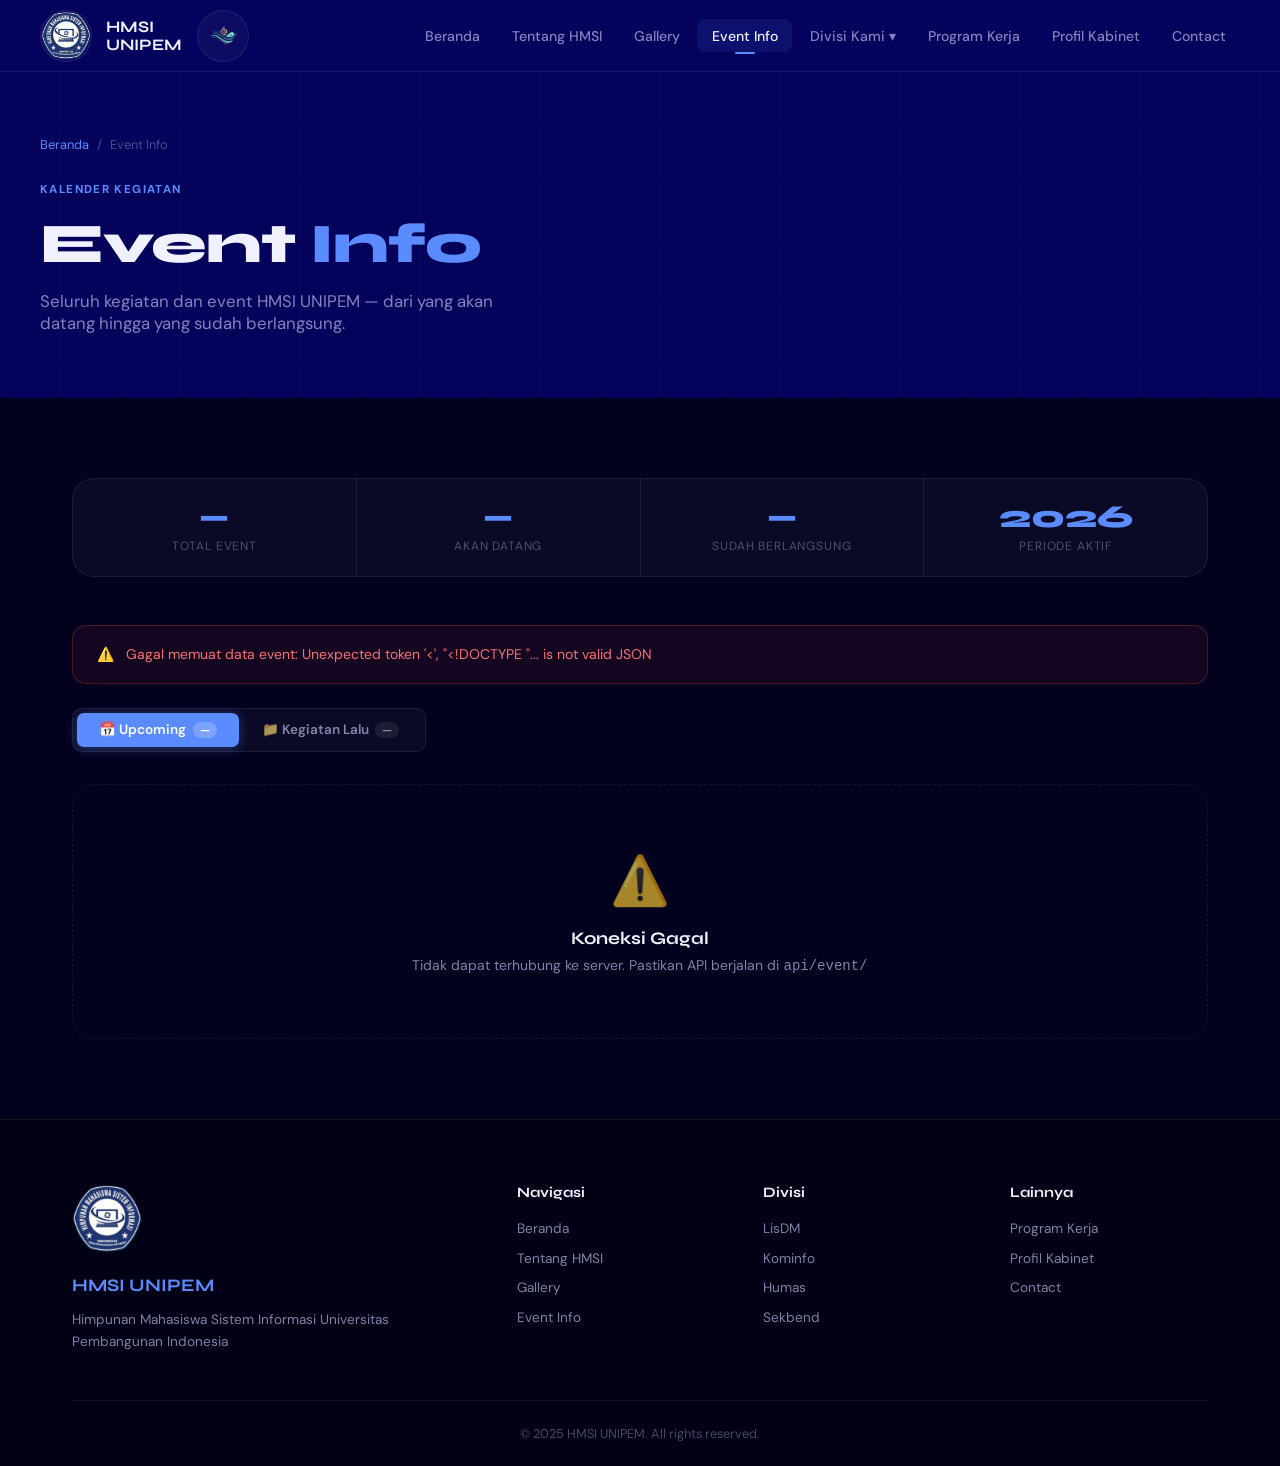
<file: event.html>
<!DOCTYPE html>
<html lang="id">
<head>
<meta charset="UTF-8">
<meta name="viewport" content="width=device-width, initial-scale=1.0">
<title>Event Info - HMSI UNIPEM</title>
<link href="https://fonts.googleapis.com/css2?family=Syne:wght@400;600;700;800&family=DM+Sans:ital,wght@0,300;0,400;0,500;0,600;1,400&display=swap" rel="stylesheet">
<link rel="stylesheet" href="style.css">
<style>

/* ──────────────────────────────────────────
   EVENT PAGE — PREMIUM REDESIGN
   Konsep: Timeline editorial + card glassmorphism
   Aksen: warna sesuai CSS variables yang ada
────────────────────────────────────────── */

/* === SKELETON LOADER === */
@keyframes shimmer {
  0%   { background-position: -600px 0; }
  100% { background-position: 600px 0; }
}
.skeleton {
  background: linear-gradient(90deg,
    rgba(255,255,255,0.04) 25%,
    rgba(255,255,255,0.09) 50%,
    rgba(255,255,255,0.04) 75%);
  background-size: 600px 100%;
  animation: shimmer 1.4s infinite linear;
  border-radius: 8px;
}

/* === HERO STATS BAR === */
.event-stats-bar {
  display: flex;
  gap: 0;
  border: 1px solid var(--border);
  border-radius: var(--radius-lg);
  overflow: hidden;
  margin-bottom: 3rem;
  background: var(--bg-card);
}
.stat-cell {
  flex: 1;
  padding: 1.4rem 1.8rem;
  text-align: center;
  border-right: 1px solid var(--border);
  transition: background 0.2s;
}
.stat-cell:last-child { border-right: none; }
.stat-cell:hover { background: var(--bg-card-hover); }
.stat-num {
  font-family: var(--ff-head);
  font-size: 2rem;
  font-weight: 800;
  color: var(--accent);
  line-height: 1;
  display: block;
}
.stat-lbl {
  font-size: 0.75rem;
  text-transform: uppercase;
  letter-spacing: 0.07em;
  color: var(--text-muted);
  margin-top: 0.3rem;
  display: block;
}

/* === COUNTDOWN === */
.countdown-banner {
  background: linear-gradient(135deg,
    rgba(91,140,255,0.12) 0%,
    rgba(167,139,250,0.08) 50%,
    rgba(91,140,255,0.06) 100%);
  border: 1px solid var(--border-accent);
  border-radius: var(--radius-lg);
  padding: 2.2rem 2.5rem;
  margin-bottom: 2.5rem;
  display: flex;
  align-items: center;
  justify-content: space-between;
  gap: 2rem;
  flex-wrap: wrap;
}
.countdown-left { flex: 1; min-width: 200px; }
.countdown-eyebrow {
  font-size: 0.72rem;
  font-weight: 700;
  text-transform: uppercase;
  letter-spacing: 0.1em;
  color: var(--accent);
  margin-bottom: 0.4rem;
  display: flex;
  align-items: center;
  gap: 0.4rem;
}
.countdown-eyebrow::before {
  content: '';
  display: inline-block;
  width: 20px;
  height: 2px;
  background: var(--accent);
  border-radius: 2px;
}
.countdown-title {
  font-family: var(--ff-head);
  font-size: 1.3rem;
  font-weight: 800;
  line-height: 1.3;
  color: var(--text-primary);
}
.countdown-subtitle {
  font-size: 0.83rem;
  color: var(--text-secondary);
  margin-top: 0.3rem;
}
.countdown-boxes {
  display: flex;
  gap: 0.6rem;
  align-items: center;
}
.countdown-box {
  background: var(--bg-card);
  border: 1px solid var(--border);
  border-radius: 10px;
  padding: 0.9rem 1.1rem;
  text-align: center;
  min-width: 68px;
  transition: border-color 0.2s;
}
.countdown-box:hover { border-color: var(--border-accent); }
.countdown-box .num {
  font-family: var(--ff-head);
  font-size: 2rem;
  font-weight: 800;
  color: var(--accent);
  line-height: 1;
  display: block;
  font-variant-numeric: tabular-nums;
}
.countdown-box .lbl {
  font-size: 0.65rem;
  text-transform: uppercase;
  letter-spacing: 0.1em;
  color: var(--text-muted);
  display: block;
  margin-top: 0.25rem;
}
.countdown-sep {
  font-size: 1.5rem;
  color: var(--text-muted);
  font-weight: 700;
  line-height: 1;
  margin-bottom: 1rem;
  user-select: none;
}

/* === TAB BAR === */
.event-tab-bar {
  display: flex;
  gap: 0;
  margin-bottom: 2rem;
  background: var(--bg-card);
  border: 1px solid var(--border);
  border-radius: 10px;
  padding: 4px;
  width: fit-content;
}
.event-tab {
  padding: 0.55rem 1.4rem;
  font-size: 0.85rem;
  font-weight: 600;
  font-family: var(--ff-body);
  color: var(--text-secondary);
  background: none;
  border: none;
  cursor: pointer;
  border-radius: 7px;
  transition: all 0.2s;
  display: flex;
  align-items: center;
  gap: 0.4rem;
}
.event-tab.active {
  background: var(--accent);
  color: #fff;
  box-shadow: 0 2px 12px rgba(91,140,255,0.35);
}
.event-tab:not(.active):hover {
  background: rgba(255,255,255,0.05);
  color: var(--text-primary);
}
.event-tab .tab-count {
  background: rgba(255,255,255,0.2);
  border-radius: 20px;
  font-size: 0.7rem;
  font-weight: 700;
  padding: 1px 7px;
  min-width: 20px;
  text-align: center;
}
.event-tab:not(.active) .tab-count {
  background: rgba(255,255,255,0.08);
}

.event-panel { display: none; }
.event-panel.active { display: block; }

/* === UPCOMING EVENT CARD === */
.event-card {
  background: var(--bg-card);
  border: 1px solid var(--border);
  border-radius: var(--radius-lg);
  overflow: hidden;
  display: grid;
  grid-template-columns: 200px 1fr;
  transition: all 0.3s cubic-bezier(0.22, 0.61, 0.36, 1);
  margin-bottom: 1.2rem;
  position: relative;
}
.event-card::before {
  content: '';
  position: absolute;
  left: 0; top: 0; bottom: 0;
  width: 3px;
  background: var(--accent);
  opacity: 0;
  transition: opacity 0.3s;
}
.event-card:hover::before { opacity: 1; }
.event-card:hover {
  border-color: var(--border-accent);
  transform: translateY(-3px);
  box-shadow: 0 16px 48px rgba(91,140,255,0.13);
}

.event-thumb {
  background: linear-gradient(145deg,
    rgba(91,140,255,0.18) 0%,
    rgba(167,139,250,0.14) 100%);
  display: flex;
  flex-direction: column;
  align-items: center;
  justify-content: center;
  gap: 0.8rem;
  padding: 2rem 1.5rem;
  position: relative;
  overflow: hidden;
}
.event-thumb::after {
  content: '';
  position: absolute;
  inset: 0;
  background: radial-gradient(circle at 50% 100%,
    rgba(91,140,255,0.2) 0%, transparent 65%);
}
.event-thumb .ev-emoji {
  font-size: 3rem;
  line-height: 1;
  position: relative;
  z-index: 1;
  filter: drop-shadow(0 2px 8px rgba(0,0,0,0.3));
}
.event-thumb .date-badge {
  text-align: center;
  position: relative;
  z-index: 1;
}
.date-badge .date-day {
  font-family: var(--ff-head);
  font-size: 2.8rem;
  font-weight: 800;
  color: var(--text-primary);
  line-height: 1;
  display: block;
}
.date-badge .date-mon {
  font-size: 0.78rem;
  font-weight: 700;
  text-transform: uppercase;
  letter-spacing: 0.08em;
  color: var(--accent);
  display: block;
}

.event-body {
  padding: 1.8rem 2rem;
  display: flex;
  flex-direction: column;
  justify-content: center;
}

.event-header-row {
  display: flex;
  align-items: flex-start;
  justify-content: space-between;
  gap: 1rem;
  margin-bottom: 0.6rem;
}
.event-tag {
  font-size: 0.7rem;
  font-weight: 700;
  text-transform: uppercase;
  letter-spacing: 0.1em;
  color: var(--accent);
  background: rgba(91,140,255,0.12);
  border: 1px solid rgba(91,140,255,0.25);
  padding: 3px 10px;
  border-radius: 20px;
  white-space: nowrap;
}
.event-status-badge {
  font-size: 0.68rem;
  font-weight: 700;
  padding: 3px 10px;
  border-radius: 20px;
  white-space: nowrap;
}
.status-upcoming {
  color: #4ade80;
  background: rgba(74,222,128,0.1);
  border: 1px solid rgba(74,222,128,0.25);
}
.status-past {
  color: var(--text-muted);
  background: rgba(255,255,255,0.05);
  border: 1px solid var(--border);
}

.event-body h3 {
  font-family: var(--ff-head);
  font-size: 1.2rem;
  font-weight: 800;
  margin-bottom: 0.6rem;
  line-height: 1.3;
}
.event-desc {
  font-size: 0.875rem;
  color: var(--text-secondary);
  line-height: 1.7;
  margin-bottom: 1.2rem;
  display: -webkit-box;
  -webkit-line-clamp: 3;
  -webkit-box-orient: vertical;
  overflow: hidden;
}
.event-meta-row {
  display: flex;
  gap: 1.2rem;
  flex-wrap: wrap;
  margin-bottom: 1.2rem;
}
.event-meta-item {
  display: flex;
  align-items: center;
  gap: 0.35rem;
  font-size: 0.8rem;
  color: var(--text-secondary);
}
.event-meta-item .icon { font-size: 0.9rem; opacity: 0.8; }
.event-actions { display: flex; gap: 0.75rem; flex-wrap: wrap; align-items: center; }

/* === PAST EVENTS GRID === */
.past-grid {
  display: grid;
  grid-template-columns: repeat(3, 1fr);
  gap: 1rem;
}
.past-card {
  background: var(--bg-card);
  border: 1px solid var(--border);
  border-radius: var(--radius);
  padding: 1.5rem;
  transition: all 0.25s;
  position: relative;
  overflow: hidden;
}
.past-card::after {
  content: '';
  position: absolute;
  bottom: 0; left: 0; right: 0;
  height: 2px;
  background: linear-gradient(90deg, var(--accent), transparent);
  transform: scaleX(0);
  transform-origin: left;
  transition: transform 0.3s;
}
.past-card:hover { border-color: var(--border-accent); background: var(--bg-card-hover); }
.past-card:hover::after { transform: scaleX(1); }

.past-card-header {
  display: flex;
  align-items: center;
  justify-content: space-between;
  margin-bottom: 0.8rem;
}
.past-card .emoji { font-size: 1.8rem; }
.past-card .past-year {
  font-size: 0.7rem;
  font-weight: 700;
  color: var(--text-muted);
  text-transform: uppercase;
  letter-spacing: 0.05em;
}
.past-card h4 {
  font-family: var(--ff-head);
  font-size: 0.95rem;
  font-weight: 700;
  margin-bottom: 0.5rem;
  line-height: 1.35;
}
.past-card p {
  font-size: 0.82rem;
  color: var(--text-secondary);
  line-height: 1.6;
  display: -webkit-box;
  -webkit-line-clamp: 2;
  -webkit-box-orient: vertical;
  overflow: hidden;
}
.past-card .past-meta {
  margin-top: 1rem;
  padding-top: 0.75rem;
  border-top: 1px solid var(--border);
  font-size: 0.75rem;
  color: var(--text-muted);
  display: flex;
  gap: 1rem;
  align-items: center;
}
.past-card .past-meta .check {
  margin-left: auto;
  color: #4ade80;
  font-weight: 700;
}

/* === EMPTY STATE === */
.empty-state {
  text-align: center;
  padding: 4rem 2rem;
  border: 1px dashed var(--border);
  border-radius: var(--radius-lg);
  color: var(--text-secondary);
}
.empty-state .empty-icon { font-size: 3rem; margin-bottom: 1rem; }
.empty-state h4 {
  font-family: var(--ff-head);
  font-size: 1.1rem;
  font-weight: 700;
  margin-bottom: 0.4rem;
  color: var(--text-primary);
}
.empty-state p { font-size: 0.875rem; }

/* === LOADING SKELETON === */
.skeleton-card {
  height: 160px;
  border-radius: var(--radius-lg);
  margin-bottom: 1.2rem;
}
.skeleton-past {
  height: 160px;
  border-radius: var(--radius);
}

/* === ERROR STATE === */
.error-banner {
  background: rgba(239,68,68,0.08);
  border: 1px solid rgba(239,68,68,0.25);
  border-radius: var(--radius);
  padding: 1.2rem 1.5rem;
  color: #f87171;
  font-size: 0.875rem;
  display: flex;
  align-items: center;
  gap: 0.75rem;
  margin-bottom: 1.5rem;
}

/* === RESPONSIVE === */
@media (max-width: 900px) {
  .past-grid { grid-template-columns: repeat(2, 1fr); }
}
@media (max-width: 768px) {
  .event-card { grid-template-columns: 1fr; }
  .event-thumb {
    padding: 1.2rem 1.5rem;
    flex-direction: row;
    justify-content: flex-start;
    gap: 1.2rem;
  }
  .event-thumb .ev-emoji { font-size: 2rem; }
  .date-badge .date-day { font-size: 2rem; }
  .event-stats-bar { flex-wrap: wrap; }
  .stat-cell { flex: none; width: 50%; }
  .stat-cell:nth-child(2) { border-right: none; }
  .stat-cell:nth-child(3) { border-top: 1px solid var(--border); border-right: 1px solid var(--border); }
  .stat-cell:nth-child(4) { border-top: 1px solid var(--border); }
  .countdown-banner { flex-direction: column; align-items: flex-start; }
  .countdown-boxes { width: 100%; }
  .countdown-box { flex: 1; min-width: unset; }
  .event-body { padding: 1.4rem; }
}
@media (max-width: 480px) {
  .past-grid { grid-template-columns: 1fr; }
  .event-tab-bar { width: 100%; }
  .event-tab { flex: 1; justify-content: center; font-size: 0.8rem; padding: 0.5rem 0.8rem; }
}
</style>
</head>
<body>

  <!-- NAVBAR (sama persis seperti aslinya) -->
  <nav class="navbar" id="navbar">
    <div class="nav-brand">
      <div class="brand-icon">
        <img src="img/hmsi.png" alt="Logo HMSI">
      </div>
      <span class="brand-text">
        <strong>HMSI</strong><br>UNIPEM
      </span>
      <div class="brand-icon">
      <img src="img/karsa.png" alt="Logo kabinet">
    </div>
    </div>
    <div class="nav-links" id="navLinks">
      <a href="index.html" class="nav-link active">Beranda</a>
      <a href="tentang.html" class="nav-link">Tentang HMSI</a>
      <a href="gallery.html" class="nav-link">Gallery</a>
      <a href="event.html" class="nav-link">Event Info</a>
      <div class="nav-dropdown">
        <a href="#" class="nav-link dropdown-toggle">Divisi Kami <span>▾</span></a>
        <div class="dropdown-menu">
          <a href="divisi.html#lisdm">LisDM</a>
          <a href="divisi.html#kominfo">Kominfo</a>
          <a href="divisi.html#kesekretariatan">Kesekretariatan</a>
          <a href="divisi.html#humas">Humas</a>
          <a href="divisi.html#sekbend">Sekbend</a>
        </div>
      </div>
      <a href="proker.html" class="nav-link">Program Kerja</a>
      <a href="kabinet.html" class="nav-link">Profil Kabinet</a>
      <a href="contact.html" class="nav-link">Contact</a>
    </div>
    <button class="hamburger" id="hamburger" onclick="toggleNav()">
      <span></span><span></span><span></span>
    </button>
  </nav>

  <!-- PAGE HEADER -->
  <div class="page-header">
    <div class="page-header-content">
      <div class="breadcrumb"><a href="index.html">Beranda</a> <span>/</span> Event Info</div>
      <div class="section-tag">Kalender Kegiatan</div>
      <h1>Event <span class="accent">Info</span></h1>
      <p>Seluruh kegiatan dan event HMSI UNIPEM — dari yang akan datang hingga yang sudah berlangsung.</p>
    </div>
  </div>

  <section class="section" style="background: var(--bg-dark);">
    <div class="container">

      <!-- STATS BAR (diisi JS) -->
      <div class="event-stats-bar fade-up" id="statsBar">
        <div class="stat-cell"><span class="stat-num skeleton" id="statTotal" style="height:2rem;width:40px;display:inline-block"></span><span class="stat-lbl">Total Event</span></div>
        <div class="stat-cell"><span class="stat-num skeleton" id="statUpcoming" style="height:2rem;width:30px;display:inline-block"></span><span class="stat-lbl">Akan Datang</span></div>
        <div class="stat-cell"><span class="stat-num skeleton" id="statPast" style="height:2rem;width:30px;display:inline-block"></span><span class="stat-lbl">Sudah Berlangsung</span></div>
        <div class="stat-cell"><span class="stat-num" id="statYear">2026</span><span class="stat-lbl">Periode Aktif</span></div>
      </div>

      <!-- COUNTDOWN (diisi JS, hidden kalau tidak ada upcoming) -->
      <div class="countdown-banner fade-up" id="countdownBanner" style="display:none">
        <div class="countdown-left">
          <div class="countdown-eyebrow">Event Terdekat</div>
          <div class="countdown-title" id="countdownTitle">—</div>
          <div class="countdown-subtitle" id="countdownSub"></div>
        </div>
        <div class="countdown-boxes">
          <div class="countdown-box"><span class="num" id="days">00</span><span class="lbl">Hari</span></div>
          <span class="countdown-sep">:</span>
          <div class="countdown-box"><span class="num" id="hours">00</span><span class="lbl">Jam</span></div>
          <span class="countdown-sep">:</span>
          <div class="countdown-box"><span class="num" id="mins">00</span><span class="lbl">Menit</span></div>
          <span class="countdown-sep">:</span>
          <div class="countdown-box"><span class="num" id="secs">00</span><span class="lbl">Detik</span></div>
        </div>
      </div>

      <!-- ERROR BANNER -->
      <div class="error-banner fade-up" id="errorBanner" style="display:none">
        ⚠️ <span id="errorMsg">Gagal memuat data event.</span>
      </div>

      <!-- TABS -->
      <div class="event-tab-bar fade-up">
        <button class="event-tab active" id="tabBtnUpcoming" onclick="switchTab('upcoming', this)">
          📅 Upcoming <span class="tab-count" id="countUpcoming">—</span>
        </button>
        <button class="event-tab" id="tabBtnPast" onclick="switchTab('past', this)">
          📁 Kegiatan Lalu <span class="tab-count" id="countPast">—</span>
        </button>
      </div>

      <!-- PANEL: UPCOMING -->
      <div class="event-panel active fade-up" id="tab-upcoming">
        <!-- skeleton awal -->
        <div class="skeleton skeleton-card" id="skeletonUpcoming"></div>
      </div>

      <!-- PANEL: PAST -->
      <div class="event-panel fade-up" id="tab-past">
        <div class="past-grid" id="pastGrid">
          <!-- skeleton awal -->
          <div class="skeleton skeleton-past"></div>
          <div class="skeleton skeleton-past"></div>
          <div class="skeleton skeleton-past"></div>
        </div>
      </div>

    </div>
  </section>

  <footer class="footer">
    <div class="container">
      <div class="footer-grid">
        <div class="footer-brand">
  <img src="img/hmsi.png" alt="Logo HMSI" class="footer-logo">

  <span><strong>HMSI</strong> UNIPEM</span>

  <p>
    Himpunan Mahasiswa Sistem Informasi
    Universitas Pembangunan Indonesia
  </p>
</div>
        <div class="footer-links">
          <h4>Navigasi</h4>
          <a href="index.html">Beranda</a>
          <a href="tentang.html">Tentang HMSI</a>
          <a href="gallery.html">Gallery</a>
          <a href="event.html">Event Info</a>
        </div>
        <div class="footer-links">
          <h4>Divisi</h4>
          <a href="divisi.html#lisdm">LisDM</a>
          <a href="divisi.html#kominfo">Kominfo</a>
          <a href="divisi.html#humas">Humas</a>
          <a href="divisi.html#sekbend">Sekbend</a>
        </div>
        <div class="footer-links">
          <h4>Lainnya</h4>
          <a href="proker.html">Program Kerja</a>
          <a href="kabinet.html">Profil Kabinet</a>
          <a href="contact.html">Contact</a>
        </div>
      </div>
      <div class="footer-bottom"><p>© 2025 HMSI UNIPEM. All rights reserved.</p></div>
    </div>
  </footer>

  <script src="script.js"></script>
  <script>
  // ============================================================
  //  event.html — Dynamic Event Page
  //  Mengambil data dari: api/event/index.php
  // ============================================================

  const API = 'api/event/';

  // ------------ helpers -----------
  const MONTHS_ID = ['Jan','Feb','Mar','Apr','Mei','Jun','Jul','Ags','Sep','Okt','Nov','Des'];
  const MONTHS_FULL = ['Januari','Februari','Maret','April','Mei','Juni','Juli','Agustus','September','Oktober','November','Desember'];

  function parseDate(str) {
    // str = "YYYY-MM-DD"
    const [y, m, d] = str.split('-').map(Number);
    return new Date(y, m - 1, d);
  }

  function formatDateBadge(str) {
    const d = parseDate(str);
    return { day: String(d.getDate()).padStart(2,'0'), mon: MONTHS_ID[d.getMonth()] + ' ' + d.getFullYear() };
  }

  function formatDateFull(str) {
    const d = parseDate(str);
    return `${d.getDate()} ${MONTHS_FULL[d.getMonth()]} ${d.getFullYear()}`;
  }

  // ------------ tab switch -----------
  function switchTab(tab, btn) {
    document.querySelectorAll('.event-tab').forEach(b => b.classList.remove('active'));
    document.querySelectorAll('.event-panel').forEach(p => p.classList.remove('active'));
    btn.classList.add('active');
    document.getElementById('tab-' + tab).classList.add('active');
  }

  // ------------ render upcoming card -----------
  function renderUpcomingCard(ev) {
    const { day, mon } = formatDateBadge(ev.tanggal);
    const hasLink = ev.link_daftar && ev.link_daftar.trim() !== '';
    const isUpcoming = ev.status === 'upcoming';
    return `
      <article class="event-card">
        <div class="event-thumb">
          <div class="ev-emoji">${ev.emoji || '📅'}</div>
          <div class="date-badge">
            <span class="date-day">${day}</span>
            <span class="date-mon">${mon}</span>
          </div>
        </div>
        <div class="event-body">
          <div class="event-header-row">
            ${ev.kategori ? `<span class="event-tag">${ev.kategori}</span>` : '<span></span>'}
            <span class="event-status-badge ${isUpcoming ? 'status-upcoming' : 'status-past'}">
              ${isUpcoming ? '🟢 Akan Datang' : '✔ Selesai'}
            </span>
          </div>
          <h3>${ev.judul}</h3>
          ${ev.deskripsi ? `<p class="event-desc">${ev.deskripsi}</p>` : ''}
          <div class="event-meta-row">
            <div class="event-meta-item"><span class="icon">📅</span> ${formatDateFull(ev.tanggal)}</div>
            ${ev.waktu    ? `<div class="event-meta-item"><span class="icon">⏰</span> ${ev.waktu}</div>` : ''}
            ${ev.lokasi   ? `<div class="event-meta-item"><span class="icon">📍</span> ${ev.lokasi}</div>` : ''}
            ${ev.kuota    ? `<div class="event-meta-item"><span class="icon">👥</span> ${ev.kuota}</div>` : ''}
          </div>
          <div class="event-actions">
  ${hasLink
    ? `<a href="${ev.link_daftar}" target="_blank" rel="noopener" class="btn-primary">
         Daftar Sekarang
       </a>`
    : ''
  }

  <a href="contact.html?event=${encodeURIComponent(ev.judul)}"
     class="btn-secondary">
     Hubungi Kami
  </a>
</div>
        </div>
      </article>
    `;
  }

  // ------------ render past card -----------
  function renderPastCard(ev) {
    const dateFull = formatDateFull(ev.tanggal);
    return `
      <div class="past-card">
        <div class="past-card-header">
          <span class="emoji">${ev.emoji || '📁'}</span>
          <span class="past-year">${ev.tanggal.slice(0,4)}</span>
        </div>
        <h4>${ev.judul}</h4>
        ${ev.deskripsi ? `<p>${ev.deskripsi}</p>` : ''}
        <div class="past-meta">
          <span>📅 ${dateFull}</span>
          ${ev.lokasi ? `<span>📍 ${ev.lokasi}</span>` : ''}
          <span class="check">✅ Selesai</span>
        </div>
      </div>
    `;
  }

  // ------------ countdown -----------
  let _countdownTarget = null;
  let _countdownInterval = null;

  function startCountdown(dateStr, judul, lokasi) {
    const target = parseDate(dateStr);
    target.setHours(23, 59, 59); // akhir hari

    const banner  = document.getElementById('countdownBanner');
    const titleEl = document.getElementById('countdownTitle');
    const subEl   = document.getElementById('countdownSub');

    titleEl.textContent = judul;
    subEl.textContent   = lokasi ? '📍 ' + lokasi : '';
    banner.style.display = 'flex';

    function tick() {
      const diff = target - new Date();
      if (diff <= 0) {
        clearInterval(_countdownInterval);
        banner.style.display = 'none';
        return;
      }
      const d = Math.floor(diff / 86400000);
      const h = Math.floor((diff % 86400000) / 3600000);
      const m = Math.floor((diff % 3600000) / 60000);
      const s = Math.floor((diff % 60000) / 1000);
      document.getElementById('days').textContent  = String(d).padStart(2,'0');
      document.getElementById('hours').textContent = String(h).padStart(2,'0');
      document.getElementById('mins').textContent  = String(m).padStart(2,'0');
      document.getElementById('secs').textContent  = String(s).padStart(2,'0');
    }
    tick();
    _countdownInterval = setInterval(tick, 1000);
  }

  // ------------ main fetch -----------
  async function loadEvents() {
    try {
      const res  = await fetch(API + '?active=0');
      if (!res.ok) throw new Error('HTTP ' + res.status);
      const json = await res.json();

      if (!json.success) throw new Error(json.message || 'Gagal memuat data.');

      const all      = json.data || [];
      const upcoming = all.filter(e => e.status === 'upcoming' && e.is_active == 1);
      const past     = all.filter(e => e.status === 'past'     && e.is_active == 1);

      // Stats bar
      const statsHelper = (el, val) => {
        el.classList.remove('skeleton');
        el.style = '';
        el.textContent = val;
      };
      statsHelper(document.getElementById('statTotal'),    all.length);
      statsHelper(document.getElementById('statUpcoming'), upcoming.length);
      statsHelper(document.getElementById('statPast'),     past.length);

      // Tab counts
      document.getElementById('countUpcoming').textContent = upcoming.length;
      document.getElementById('countPast').textContent     = past.length;

      // Render upcoming
      const panelUp = document.getElementById('tab-upcoming');
      panelUp.innerHTML = upcoming.length
        ? upcoming.map(renderUpcomingCard).join('')
        : `<div class="empty-state">
             <div class="empty-icon">📭</div>
             <h4>Belum Ada Event Mendatang</h4>
             <p>Pantau terus halaman ini untuk informasi kegiatan terbaru dari HMSI UNIPEM.</p>
           </div>`;

      // Render past
      const pastGrid = document.getElementById('pastGrid');
      pastGrid.innerHTML = past.length
        ? past.map(renderPastCard).join('')
        : `<div class="empty-state" style="grid-column:1/-1">
             <div class="empty-icon">📂</div>
             <h4>Belum Ada Rekam Kegiatan</h4>
             <p>Riwayat kegiatan HMSI UNIPEM akan ditampilkan di sini.</p>
           </div>`;

      // Countdown untuk upcoming terdekat
      if (upcoming.length > 0) {
        // urutkan berdasarkan tanggal terdekat
        const sorted = [...upcoming].sort((a,b) => new Date(a.tanggal) - new Date(b.tanggal));
        const nearest = sorted[0];
        startCountdown(nearest.tanggal, nearest.judul, nearest.lokasi);
      }

    } catch (err) {
      // Tampilkan error banner tapi tetap hide skeleton
      document.getElementById('tab-upcoming').innerHTML =
        `<div class="empty-state"><div class="empty-icon">⚠️</div><h4>Koneksi Gagal</h4><p>Tidak dapat terhubung ke server. Pastikan API berjalan di <code>${API}</code></p></div>`;
      document.getElementById('pastGrid').innerHTML = '';

      const statEls = ['statTotal','statUpcoming','statPast'];
      statEls.forEach(id => {
        const el = document.getElementById(id);
        el.classList.remove('skeleton');
        el.style = '';
        el.textContent = '—';
      });

      const errBanner = document.getElementById('errorBanner');
      errBanner.style.display = 'flex';
      document.getElementById('errorMsg').textContent = 'Gagal memuat data event: ' + err.message;

      console.error('[event.html] API error:', err);
    }
  }

  // Jalankan saat DOM siap
  document.addEventListener('DOMContentLoaded', loadEvents);
  </script>

</body>
</html>
</file>
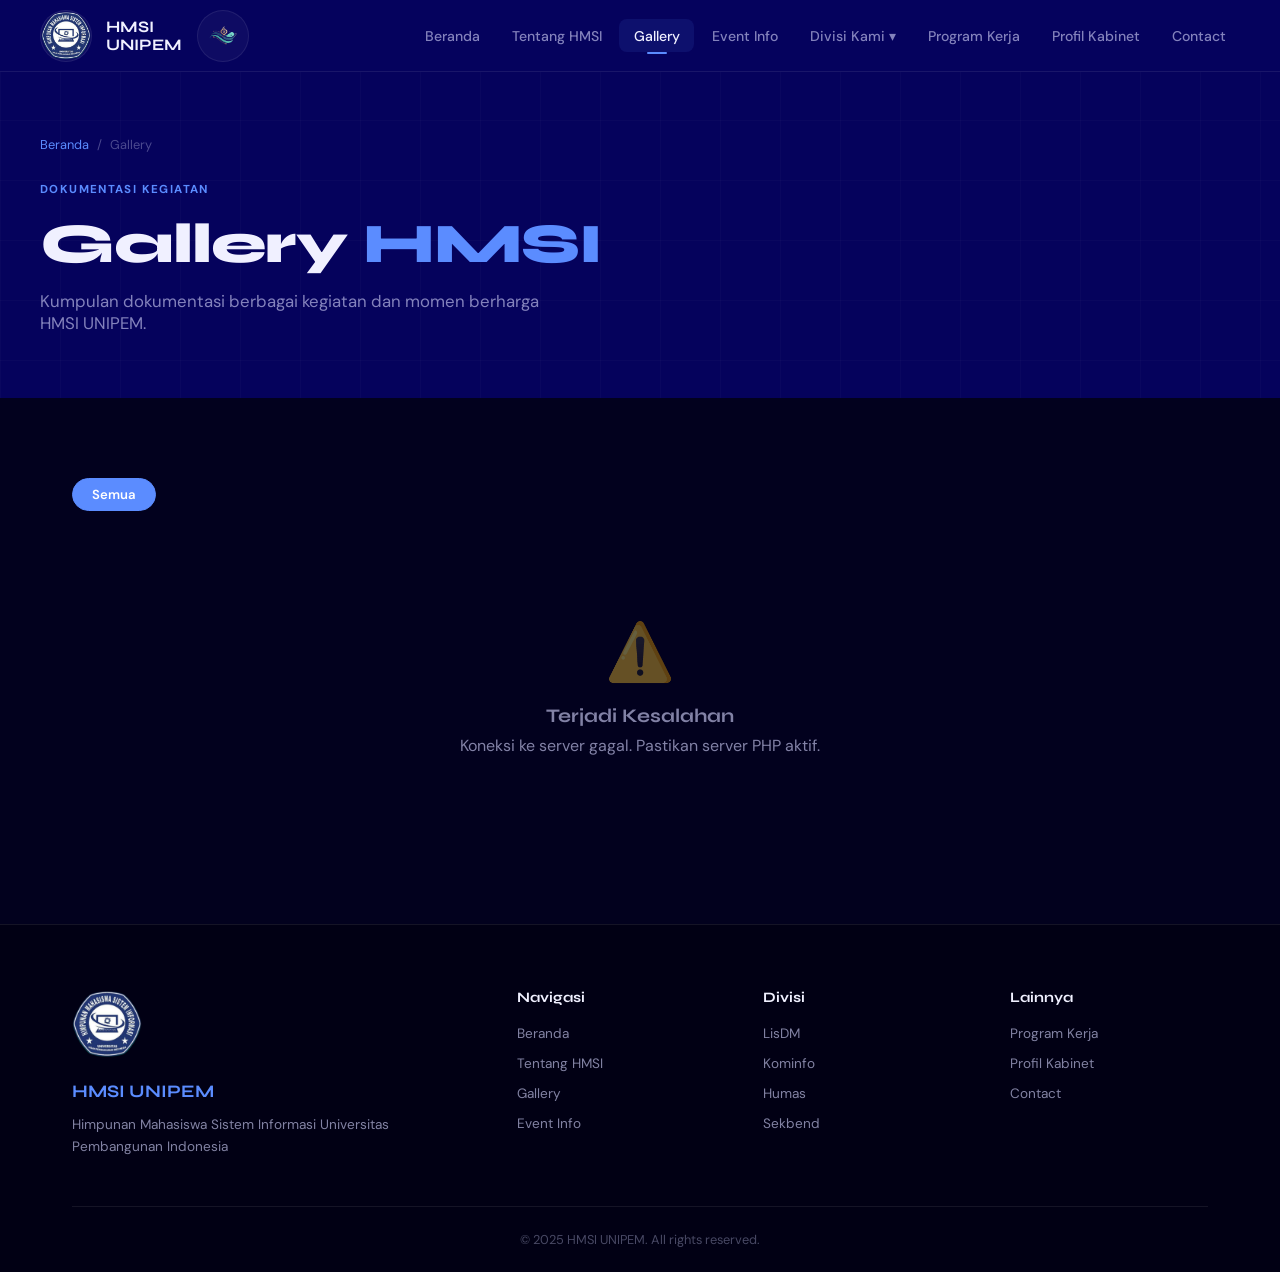
<file: gallery.html>
<!DOCTYPE html>
<html lang="id">
<head>
<meta charset="UTF-8">
<meta name="viewport" content="width=device-width, initial-scale=1.0">
<title>Gallery - HMSI UNIPEM</title>
<link href="https://fonts.googleapis.com/css2?family=Syne:wght@400;600;700;800&family=DM+Sans:wght@300;400;500;600&display=swap" rel="stylesheet">
<link rel="stylesheet" href="style.css">
<style>
.filter-bar {
  display: flex;
  gap: 0.6rem;
  flex-wrap: wrap;
  margin-bottom: 2.5rem;
}
.filter-btn {
  padding: 0.45rem 1.2rem;
  border-radius: 50px;
  border: 1px solid var(--border);
  background: var(--bg-card);
  color: var(--text-secondary);
  font-family: var(--ff-body);
  font-size: 0.82rem;
  font-weight: 600;
  cursor: pointer;
  transition: all 0.2s;
}
.filter-btn:hover, .filter-btn.active {
  background: var(--accent);
  border-color: var(--accent);
  color: #fff;
}
.gallery-masonry {
  columns: 3;
  column-gap: 1.2rem;
}
.gallery-masonry-item {
  break-inside: avoid;
  margin-bottom: 1.2rem;
  border-radius: var(--radius);
  overflow: hidden;
  border: 1px solid var(--border);
  position: relative;
  cursor: pointer;
  transition: all 0.3s;
}
.gallery-masonry-item:hover { border-color: var(--border-accent); transform: scale(1.01); }
.gallery-overlay-hover {
  position: absolute;
  inset: 0;
  background: linear-gradient(to top, rgba(6,3,94,0.9) 0%, transparent 60%);
  opacity: 0;
  transition: opacity 0.3s;
  display: flex;
  flex-direction: column;
  justify-content: flex-end;
  padding: 1rem;
}
.gallery-masonry-item:hover .gallery-overlay-hover { opacity: 1; }
.gallery-overlay-hover span {
  font-size: 0.82rem;
  font-weight: 600;
  color: var(--text-primary);
}
.gallery-overlay-hover small {
  font-size: 0.72rem;
  color: var(--accent);
  font-weight: 600;
  text-transform: uppercase;
  letter-spacing: 0.06em;
}
.gal-h-sm { height: 180px; }
.gal-h-md { height: 240px; }
.gal-h-lg { height: 320px; }

/* Lightbox */
.lightbox {
  display: none;
  position: fixed;
  inset: 0;
  background: rgba(2,1,20,0.95);
  z-index: 9999;
  align-items: center;
  justify-content: center;
  backdrop-filter: blur(10px);
}
.lightbox.open { display: flex; }
.lightbox-inner {
  max-width: 650px;
  width: 90%;
  background: rgba(6,3,94,0.7);
  border: 1px solid var(--border-accent);
  border-radius: var(--radius-lg);
  padding: 2rem;
  text-align: center;
  position: relative;
}
.lightbox-close {
  position: absolute;
  top: 1rem; right: 1rem;
  background: none; border: none;
  color: var(--text-primary);
  font-size: 1.5rem;
  cursor: pointer;
  width: 36px; height: 36px;
  border-radius: 50%;
  display: flex; align-items: center; justify-content: center;
  transition: background 0.2s;
}
.lightbox-close:hover { background: rgba(255,255,255,0.1); }
.lightbox-img-real {
  width: 100%;
  max-height: 480px;
  object-fit: contain;
  border-radius: var(--radius);
  margin-bottom: 1.2rem;
  display: block;
}
.lightbox-title { font-family: var(--ff-head); font-size: 1.2rem; font-weight: 700; margin-bottom: 0.4rem; }
.lightbox-desc { font-size: 0.88rem; color: var(--text-secondary); }
.lightbox-cat {
  display: inline-block;
  font-size: 0.72rem;
  font-weight: 700;
  text-transform: uppercase;
  letter-spacing: 0.08em;
  color: var(--accent);
  margin-bottom: 0.5rem;
}

/* Skeleton loading */
.skeleton {
  background: linear-gradient(90deg, rgba(255,255,255,0.04) 25%, rgba(91,140,255,0.06) 50%, rgba(255,255,255,0.04) 75%);
  background-size: 200% 100%;
  animation: shimmer 1.5s infinite;
  border-radius: var(--radius);
}
@keyframes shimmer { to { background-position: -200% 0; } }
.skeleton-item { break-inside: avoid; margin-bottom: 1.2rem; border-radius: var(--radius); overflow: hidden; }

/* Empty state */
.gallery-empty {
  text-align: center;
  padding: 4rem 2rem;
  color: var(--text-secondary);
}
.gallery-empty .icon { font-size: 3.5rem; margin-bottom: 1rem; opacity: 0.6; }
.gallery-empty h3 { font-family: var(--ff-head); font-size: 1.2rem; margin-bottom: 0.5rem; }

@media (max-width: 768px) { .gallery-masonry { columns: 2; } }
@media (max-width: 480px) { .gallery-masonry { columns: 1; } }
</style>
</head>
<body>

  <nav class="navbar" id="navbar">
    <div class="nav-brand">
      <div class="brand-icon">
        <img src="img/hmsi.png" alt="Logo HMSI">
      </div>
      <span class="brand-text"><strong>HMSI</strong><br>UNIPEM</span>
      <div class="brand-icon">
      <img src="img/karsa.png" alt="Logo kabinet">
    </div>
    </div>
    <div class="nav-links" id="navLinks">
      <a href="index.html" class="nav-link">Beranda</a>
      <a href="tentang.html" class="nav-link">Tentang HMSI</a>
      <a href="gallery.html" class="nav-link active">Gallery</a>
      <a href="event.html" class="nav-link">Event Info</a>
      <div class="nav-dropdown">
        <a href="#" class="nav-link dropdown-toggle">Divisi Kami <span>▾</span></a>
        <div class="dropdown-menu">
          <a href="divisi.html#lisdm">LisDM</a>
          <a href="divisi.html#kominfo">Kominfo</a>
          <a href="divisi.html#kesekretariatan">Kesekretariatan</a>
          <a href="divisi.html#humas">Humas</a>
          <a href="divisi.html#sekbend">Sekbend</a>
        </div>
      </div>
      <a href="proker.html" class="nav-link">Program Kerja</a>
      <a href="kabinet.html" class="nav-link">Profil Kabinet</a>
      <a href="contact.html" class="nav-link">Contact</a>
    </div>
    <button class="hamburger" id="hamburger" onclick="toggleNav()">
      <span></span><span></span><span></span>
    </button>
  </nav>

  <div class="page-header">
    <div class="page-header-content">
      <div class="breadcrumb"><a href="index.html">Beranda</a> <span>/</span> Gallery</div>
      <div class="section-tag">Dokumentasi Kegiatan</div>
      <h1>Gallery <span class="accent">HMSI</span></h1>
      <p>Kumpulan dokumentasi berbagai kegiatan dan momen berharga HMSI UNIPEM.</p>
    </div>
  </div>

  <!-- GALLERY SECTION -->
  <section class="section" style="background: var(--bg-dark);">
    <div class="container">

      <!-- FILTER BAR — diisi JS -->
      <div class="filter-bar fade-up" id="filterBar">
        <button class="filter-btn active" onclick="filterGallery('all', this)">Semua</button>
        <!-- Kategori lain dimuat dari API -->
      </div>

      <!-- GALLERY GRID -->
      <div class="gallery-masonry fade-up" id="galleryGrid">
        <!-- Skeleton loading -->
        <div class="skeleton-item"><div class="skeleton" style="height:280px;"></div></div>
        <div class="skeleton-item"><div class="skeleton" style="height:200px;"></div></div>
        <div class="skeleton-item"><div class="skeleton" style="height:320px;"></div></div>
        <div class="skeleton-item"><div class="skeleton" style="height:240px;"></div></div>
        <div class="skeleton-item"><div class="skeleton" style="height:180px;"></div></div>
        <div class="skeleton-item"><div class="skeleton" style="height:260px;"></div></div>
      </div>

      <!-- Jumlah foto -->
      <p id="photoCount" style="text-align:center;color:var(--text-secondary);font-size:0.82rem;margin-top:1.5rem;"></p>

    </div>
  </section>

  <!-- LIGHTBOX -->
  <div id="lightbox" class="lightbox" onclick="closeLightbox(event)">
    <div class="lightbox-inner">
      <button class="lightbox-close" onclick="closeLightbox()">×</button>
      <div id="lbContent"></div>
      <span class="lightbox-cat" id="lbCat"></span>
      <h3 class="lightbox-title" id="lbTitle"></h3>
      <p class="lightbox-desc" id="lbDesc"></p>
    </div>
  </div>

  <!-- FOOTER -->
  <footer class="footer">
    <div class="container">
      <div class="footer-grid">
        <div class="footer-brand">
  <img src="img/hmsi.png" alt="Logo HMSI" class="footer-logo">

  <span><strong>HMSI</strong> UNIPEM</span>

  <p>
    Himpunan Mahasiswa Sistem Informasi
    Universitas Pembangunan Indonesia
  </p>
</div>
        <div class="footer-links">
          <h4>Navigasi</h4>
          <a href="index.html">Beranda</a>
          <a href="tentang.html">Tentang HMSI</a>
          <a href="gallery.html">Gallery</a>
          <a href="event.html">Event Info</a>
        </div>
        <div class="footer-links">
          <h4>Divisi</h4>
          <a href="divisi.html#lisdm">LisDM</a>
          <a href="divisi.html#kominfo">Kominfo</a>
          <a href="divisi.html#humas">Humas</a>
          <a href="divisi.html#sekbend">Sekbend</a>
        </div>
        <div class="footer-links">
          <h4>Lainnya</h4>
          <a href="proker.html">Program Kerja</a>
          <a href="kabinet.html">Profil Kabinet</a>
          <a href="contact.html">Contact</a>
        </div>
      </div>
      <div class="footer-bottom"><p>© 2025 HMSI UNIPEM. All rights reserved.</p></div>
    </div>
  </footer>

  <script src="script.js"></script>
  <script>
  // ============================================================
  //  CONFIG — sesuaikan path API
  // ============================================================
  const GALLERY_API = 'api/gallery/index.php';

  // State
  let allItems = [];
  let activeFilter = 'all';

  // ============================================================
  //  LOAD DATA dari API
  // ============================================================
  async function loadGallery() {
    try {
      const res  = await fetch(GALLERY_API + '?active=1');
      const data = await res.json();

      if (!data.success) {
        showError('Gagal memuat gallery. Silakan coba beberapa saat lagi.');
        return;
      }

      allItems = data.data;

      // Render filter buttons
      buildFilterBar(data.categories);

      // Render foto
      renderGallery(allItems);

    } catch (err) {
      console.error('Gallery load error:', err);
      showError('Koneksi ke server gagal. Pastikan server PHP aktif.');
    }
  }

  // ============================================================
  //  BUILD FILTER BAR
  // ============================================================
  function buildFilterBar(categories) {
    const bar = document.getElementById('filterBar');
    bar.innerHTML = `<button class="filter-btn active" onclick="filterGallery('all', this)">Semua</button>`;
    categories.forEach(cat => {
      bar.innerHTML += `
        <button class="filter-btn" onclick="filterGallery('${cat.slug}', this)">
          ${cat.label}
        </button>`;
    });
  }

  // ============================================================
  //  RENDER GALLERY GRID
  // ============================================================
  function renderGallery(items) {
    const grid = document.getElementById('galleryGrid');
    const countEl = document.getElementById('photoCount');

    if (!items.length) {
      grid.innerHTML = `
        <div class="gallery-empty" style="column-span:all;">
          <div class="icon">📭</div>
          <h3>Belum ada foto</h3>
          <p>Foto kegiatan akan segera ditambahkan.</p>
        </div>`;
      countEl.textContent = '';
      return;
    }

    const heightMap = { sm: '180px', md: '240px', lg: '320px' };

    grid.innerHTML = items.map(item => {
      const h = heightMap[item.image_height] || '240px';
      // Escape untuk onclick attribute
      const safeTitle = item.title.replace(/'/g, "\\'").replace(/"/g, '&quot;');
      const safeDesc  = (item.description || '').replace(/'/g, "\\'").replace(/"/g, '&quot;');
      const safeCat   = item.category_label.replace(/'/g, "\\'");
      const safeSrc   = item.image_path.replace(/'/g, "\\'");

      return `
        <div class="gallery-masonry-item fade-up"
             data-cat="${item.category_slug}"
             onclick="openLightbox('${safeSrc}','${safeTitle}','${safeDesc}','${safeCat}')">
          <img
            src="${item.image_path}"
            alt="${item.title}"
            style="width:100%;display:block;object-fit:cover;height:${h};"
            loading="lazy"
            onerror="this.style.background='rgba(91,140,255,0.1)';this.style.minHeight='${h}'"
          >
          <div class="gallery-overlay-hover">
            <small>${item.category_label}</small>
            <span>${item.title}</span>
          </div>
        </div>`;
    }).join('');

    countEl.textContent = `Menampilkan ${items.length} foto`;

    // Re-observe fade-up untuk item baru
    document.querySelectorAll('.fade-up:not(.observed)').forEach(el => {
      el.classList.add('observed');
      if (typeof observer !== 'undefined') observer.observe(el);
      else el.classList.add('visible');
    });
  }

  // ============================================================
  //  FILTER
  // ============================================================
  function filterGallery(cat, btn) {
    activeFilter = cat;
    document.querySelectorAll('.filter-btn').forEach(b => b.classList.remove('active'));
    btn.classList.add('active');

    const filtered = cat === 'all'
      ? allItems
      : allItems.filter(i => i.category_slug === cat);

    renderGallery(filtered);
  }

  // ============================================================
  //  LIGHTBOX
  // ============================================================
  function openLightbox(src, title, desc, cat) {
    document.getElementById('lbContent').innerHTML =
      `<img src="${src}" alt="${title}" class="lightbox-img-real">`;
    document.getElementById('lbCat').textContent   = cat;
    document.getElementById('lbTitle').textContent = title;
    document.getElementById('lbDesc').textContent  = desc;
    document.getElementById('lightbox').classList.add('open');
    document.body.style.overflow = 'hidden';
  }

  function closeLightbox(e) {
    if (!e || e.target === document.getElementById('lightbox') || e.target.classList.contains('lightbox-close')) {
      document.getElementById('lightbox').classList.remove('open');
      document.body.style.overflow = '';
    }
  }

  // Tutup lightbox dengan Escape
  document.addEventListener('keydown', e => {
    if (e.key === 'Escape') closeLightbox({ target: document.getElementById('lightbox') });
  });

  // ============================================================
  //  ERROR STATE
  // ============================================================
  function showError(msg) {
    document.getElementById('galleryGrid').innerHTML = `
      <div class="gallery-empty" style="column-span:all;">
        <div class="icon">⚠️</div>
        <h3>Terjadi Kesalahan</h3>
        <p>${msg}</p>
      </div>`;
  }

  // ============================================================
  //  INIT
  // ============================================================
  loadGallery();
  </script>
</body>
</html>
</file>
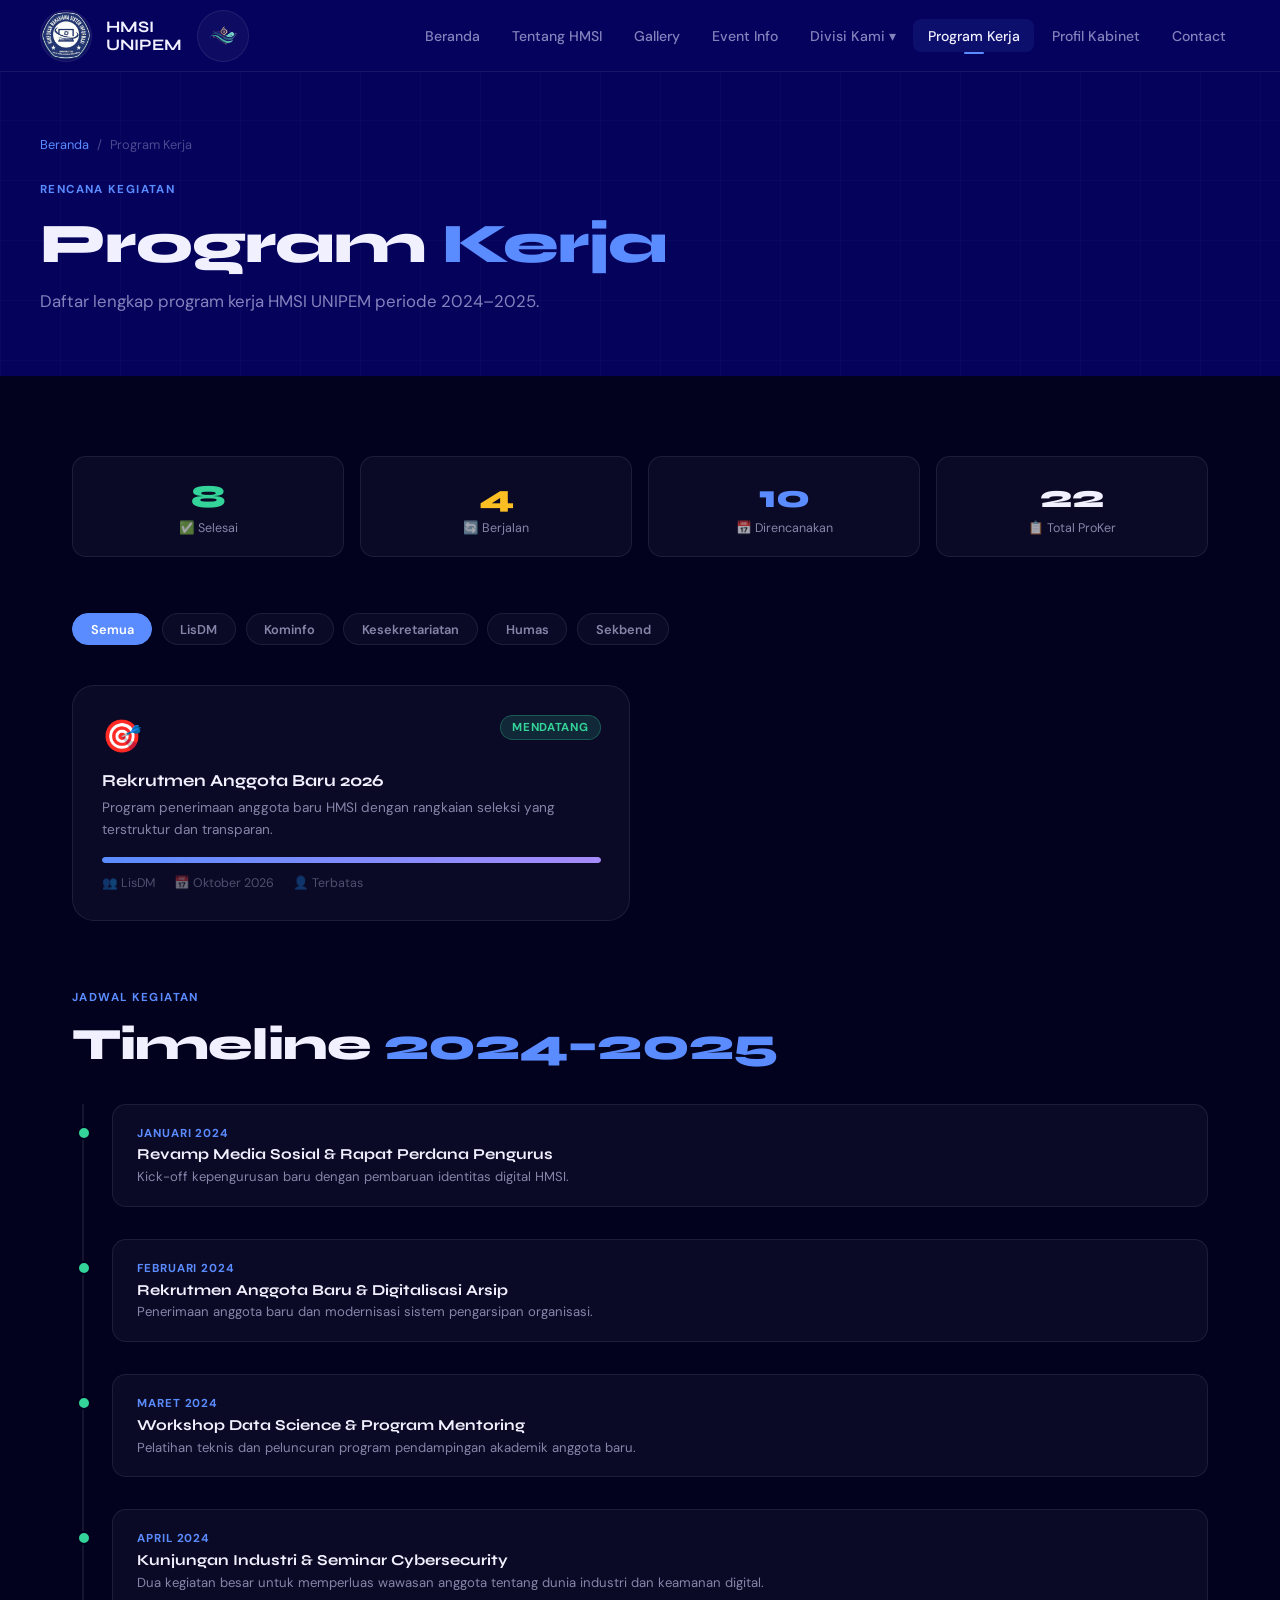
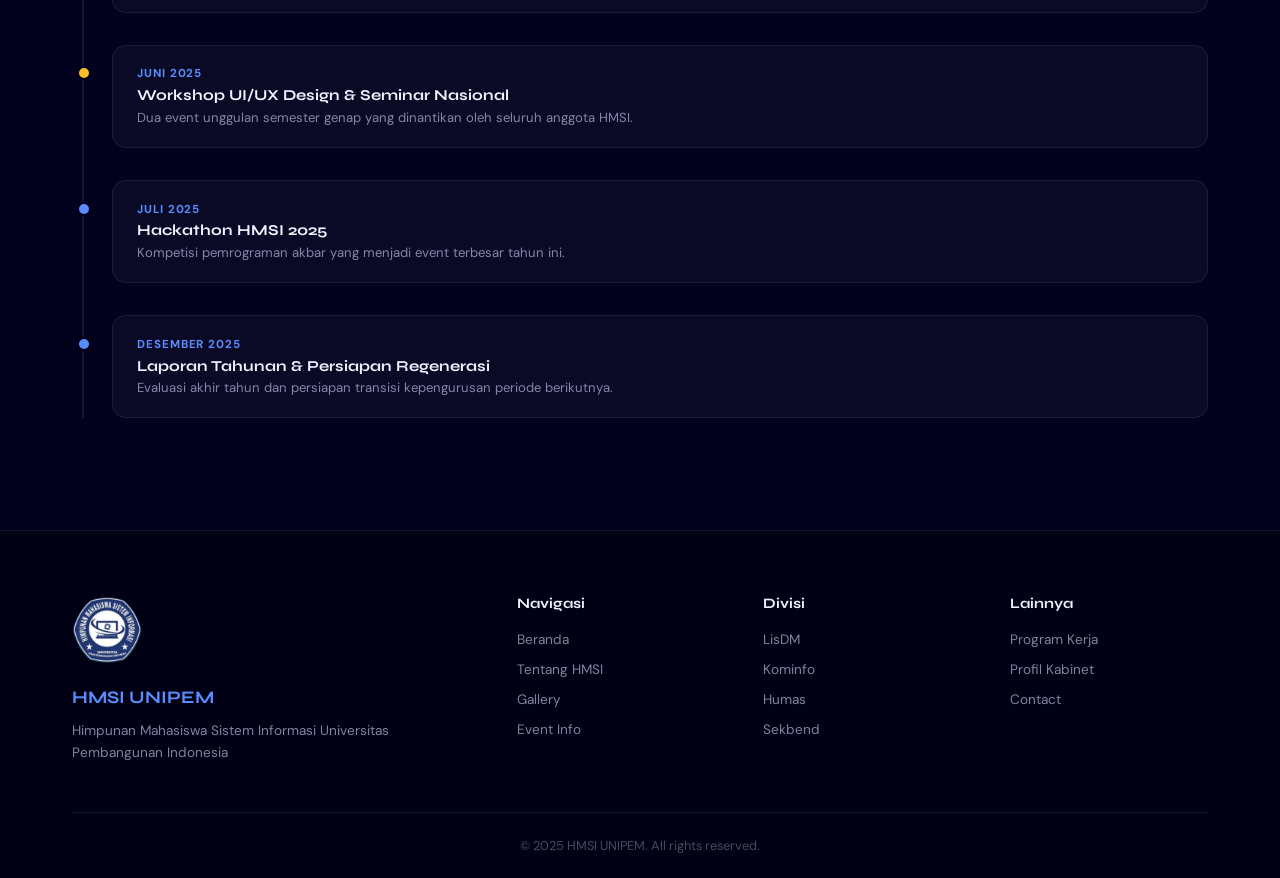
<file: proker.html>
<!DOCTYPE html>
<html lang="id">
<head>
<meta charset="UTF-8">
<meta name="viewport" content="width=device-width, initial-scale=1.0">
<title>Program Kerja - HMSI UNIPEM</title>
<link href="https://fonts.googleapis.com/css2?family=Syne:wght@400;600;700;800&family=DM+Sans:wght@300;400;500;600&display=swap" rel="stylesheet">
<link rel="stylesheet" href="style.css">
<style>
.progress-bar-wrap {
  background: rgba(255,255,255,0.07);
  border-radius: 50px;
  height: 6px;
  margin-top: 0.8rem;
  overflow: hidden;
}
.progress-bar-fill {
  height: 100%;
  border-radius: 50px;
  background: linear-gradient(90deg, var(--accent), var(--accent2));
  transition: width 1s ease;
}
.proker-filter {
  display: flex;
  gap: 0.6rem;
  flex-wrap: wrap;
  margin-bottom: 2.5rem;
}
.proker-filter-btn {
  padding: 0.4rem 1.1rem;
  border-radius: 50px;
  border: 1px solid var(--border);
  background: var(--bg-card);
  color: var(--text-secondary);
  font-family: var(--ff-body);
  font-size: 0.8rem;
  font-weight: 600;
  cursor: pointer;
  transition: all 0.2s;
}
.proker-filter-btn:hover, .proker-filter-btn.active {
  background: var(--accent);
  border-color: var(--accent);
  color: #fff;
}

.proker-grid {
  display: grid;
  grid-template-columns: 1fr 1fr;
  gap: 1.2rem;
}
.proker-card-full {
  background: var(--bg-card);
  border: 1px solid var(--border);
  border-radius: var(--radius-lg);
  padding: 1.8rem;
  transition: all 0.3s;
  position: relative;
  overflow: hidden;
}
.proker-card-full::before {
  content: '';
  position: absolute;
  top: 0; left: 0;
  width: 3px; height: 100%;
  background: var(--accent);
  opacity: 0;
  transition: opacity 0.3s;
}
.proker-card-full:hover {
  border-color: var(--border-accent);
  background: var(--bg-card-hover);
  transform: translateY(-3px);
}
.proker-card-full:hover::before { opacity: 1; }
.proker-top {
  display: flex;
  align-items: flex-start;
  justify-content: space-between;
  gap: 1rem;
  margin-bottom: 0.8rem;
}
.proker-emoji { font-size: 2rem; }
.proker-status {
  font-size: 0.72rem;
  font-weight: 700;
  padding: 0.25rem 0.7rem;
  border-radius: 50px;
  text-transform: uppercase;
  letter-spacing: 0.06em;
}
.status-done { background: rgba(52,211,153,0.15); color: #34d399; border: 1px solid rgba(52,211,153,0.3); }
.status-ongoing { background: rgba(251,191,36,0.15); color: #fbbf24; border: 1px solid rgba(251,191,36,0.3); }
.status-planned { background: rgba(91,140,255,0.12); color: var(--accent); border: 1px solid var(--border-accent); }
.proker-card-full h4 {
  font-family: var(--ff-head);
  font-size: 1.05rem;
  font-weight: 700;
  margin-bottom: 0.4rem;
}
.proker-card-full p {
  font-size: 0.85rem;
  color: var(--text-secondary);
  line-height: 1.6;
  margin-bottom: 1rem;
}
.proker-footer {
  display: flex;
  gap: 1.2rem;
  font-size: 0.78rem;
  color: var(--text-muted);
  flex-wrap: wrap;
}
.proker-footer span { display: flex; align-items: center; gap: 0.3rem; }

.timeline-wrap {
  position: relative;
  padding-left: 2.5rem;
}
.timeline-wrap::before {
  content: '';
  position: absolute;
  left: 10px; top: 0; bottom: 0;
  width: 2px;
  background: var(--border);
}
.timeline-item {
  position: relative;
  margin-bottom: 2rem;
  background: var(--bg-card);
  border: 1px solid var(--border);
  border-radius: var(--radius);
  padding: 1.3rem 1.5rem;
  transition: all 0.3s;
}
.timeline-item:hover { border-color: var(--border-accent); }
.timeline-dot {
  position: absolute;
  left: -2rem;
  top: 1.3rem;
  width: 14px; height: 14px;
  border-radius: 50%;
  background: var(--accent);
  border: 2px solid var(--bg-dark);
  margin-left: -4px;
}
.timeline-dot.done { background: #34d399; }
.timeline-dot.ongoing { background: #fbbf24; }
.timeline-dot.planned { background: var(--accent); }
.timeline-month {
  font-size: 0.72rem;
  font-weight: 700;
  text-transform: uppercase;
  letter-spacing: 0.08em;
  color: var(--accent);
  margin-bottom: 0.3rem;
}
.timeline-item h4 {
  font-family: var(--ff-head);
  font-size: 0.95rem;
  font-weight: 700;
  margin-bottom: 0.3rem;
}
.timeline-item p {
  font-size: 0.82rem;
  color: var(--text-secondary);
}

.summary-bar {
  display: grid;
  grid-template-columns: repeat(4, 1fr);
  gap: 1rem;
  margin-bottom: 3.5rem;
}
.summary-item {
  background: var(--bg-card);
  border: 1px solid var(--border);
  border-radius: var(--radius);
  padding: 1.3rem;
  text-align: center;
}
.summary-item .snum {
  font-family: var(--ff-head);
  font-size: 2rem;
  font-weight: 800;
  display: block;
}
.summary-item .slbl {
  font-size: 0.78rem;
  color: var(--text-secondary);
  margin-top: 0.2rem;
}

@media (max-width: 768px) {
  .proker-grid { grid-template-columns: 1fr; }
  .summary-bar { grid-template-columns: repeat(2,1fr); }
}
</style>
</head>
<body>

   <nav class="navbar" id="navbar">
    <div class="nav-brand">

  <div class="brand-icon">
    <img src="img/hmsi.png" alt="Logo HMSI">
  </div>

  <span class="brand-text">
    <strong>HMSI</strong><br>
    UNIPEM
  </span>
  <div class="brand-icon">
      <img src="img/karsa.png" alt="Logo kabinet">
    </div>

</div>
    <div class="nav-links" id="navLinks">
      <a href="index.html" class="nav-link active">Beranda</a>
      <a href="tentang.html" class="nav-link">Tentang HMSI</a>
      <a href="gallery.html" class="nav-link">Gallery</a>
      <a href="event.html" class="nav-link">Event Info</a>
      <div class="nav-dropdown">
        <a href="#" class="nav-link dropdown-toggle">Divisi Kami <span>▾</span></a>
        <div class="dropdown-menu">
          <a href="divisi.html#lisdm">LisDM</a>
          <a href="divisi.html#kominfo">Kominfo</a>
          <a href="divisi.html#kesekretariatan">Kesekretariatan</a>
          <a href="divisi.html#humas">Humas</a>
          <a href="divisi.html#sekbend">Sekbend</a>
        </div>
      </div>
      <a href="proker.html" class="nav-link">Program Kerja</a>
      <a href="kabinet.html" class="nav-link">Profil Kabinet</a>
      <a href="contact.html" class="nav-link">Contact</a>
    </div>
    <button class="hamburger" id="hamburger" onclick="toggleNav()">
      <span></span><span></span><span></span>
    </button>
  </nav>

  <div class="page-header">
    <div class="page-header-content">
      <div class="breadcrumb"><a href="index.html">Beranda</a> <span>/</span> Program Kerja</div>
      <div class="section-tag">Rencana Kegiatan</div>
      <h1>Program <span class="accent">Kerja</span></h1>
      <p>Daftar lengkap program kerja HMSI UNIPEM periode 2024–2025.</p>
    </div>
  </div>

  <section class="section" style="background: var(--bg-dark);">
    <div class="container">

      <!-- SUMMARY -->
      <div class="summary-bar fade-up">
        <div class="summary-item">
          <span class="snum" style="color:#34d399;">8</span>
          <div class="slbl">✅ Selesai</div>
        </div>
        <div class="summary-item">
          <span class="snum" style="color:#fbbf24;">4</span>
          <div class="slbl">🔄 Berjalan</div>
        </div>
        <div class="summary-item">
          <span class="snum" style="color:var(--accent);">10</span>
          <div class="slbl">📅 Direncanakan</div>
        </div>
        <div class="summary-item">
          <span class="snum">22</span>
          <div class="slbl">📋 Total ProKer</div>
        </div>
      </div>

      <!-- FILTER -->
      <div class="proker-filter fade-up">
        <button class="proker-filter-btn active" onclick="filterProker('all',this)">Semua</button>
        <button class="proker-filter-btn" onclick="filterProker('lisdm',this)">LisDM</button>
        <button class="proker-filter-btn" onclick="filterProker('kominfo',this)">Kominfo</button>
        <button class="proker-filter-btn" onclick="filterProker('kesekretariatan',this)">Kesekretariatan</button>
        <button class="proker-filter-btn" onclick="filterProker('humas',this)">Humas</button>
        <button class="proker-filter-btn" onclick="filterProker('sekbend',this)">Sekbend</button>
      </div>

      <!-- PROKER GRID -->
      <div class="proker-grid fade-up" id="prokerGrid">

        <div class="proker-card-full" data-div="lisdm">
          <div class="proker-top">
            <div class="proker-emoji">🎯</div>
            <span class="proker-status status-done">Mendatang</span>
          </div>
          <h4>Rekrutmen Anggota Baru 2026</h4>
          <p>Program penerimaan anggota baru HMSI dengan rangkaian seleksi yang terstruktur dan transparan.</p>
          <div class="progress-bar-wrap"><div class="progress-bar-fill" style="width:100%"></div></div>
          <div class="proker-footer" style="margin-top:0.8rem;">
            <span>👥 LisDM</span><span>📅 Oktober 2026</span><span>👤 Terbatas</span>
          </div>
        </div>

        <!-- <div class="proker-card-full" data-div="lisdm">
          <div class="proker-top">
            <div class="proker-emoji">📚</div>
            <span class="proker-status status-ongoing">Berjalan</span>
          </div>
          <h4>Program Mentoring Akademik</h4>
          <p>Pendampingan akademik oleh senior kepada mahasiswa baru agar dapat beradaptasi dengan lingkungan kampus.</p>
          <div class="progress-bar-wrap"><div class="progress-bar-fill" style="width:65%"></div></div>
          <div class="proker-footer" style="margin-top:0.8rem;">
            <span>👥 LisDM</span><span>📅 Mar–Des 2024</span><span>👤 30 Peserta</span>
          </div>
        </div>

        <div class="proker-card-full" data-div="kominfo">
          <div class="proker-top">
            <div class="proker-emoji">📱</div>
            <span class="proker-status status-done">Selesai</span>
          </div>
          <h4>Revamp Media Sosial HMSI</h4>
          <p>Pembaruan seluruh platform media sosial dengan identitas visual baru yang modern dan konsisten.</p>
          <div class="progress-bar-wrap"><div class="progress-bar-fill" style="width:100%"></div></div>
          <div class="proker-footer" style="margin-top:0.8rem;">
            <span>📡 Kominfo</span><span>📅 Jan 2024</span><span>🔗 IG, Twitter, TikTok</span>
          </div>
        </div>

        <div class="proker-card-full" data-div="kominfo">
          <div class="proker-top">
            <div class="proker-emoji">🌐</div>
            <span class="proker-status status-ongoing">Berjalan</span>
          </div>
          <h4>Pengelolaan Website Resmi</h4>
          <p>Pembaruan konten dan fitur website resmi HMSI agar selalu informatif dan relevan bagi anggota.</p>
          <div class="progress-bar-wrap"><div class="progress-bar-fill" style="width:80%"></div></div>
          <div class="proker-footer" style="margin-top:0.8rem;">
            <span>📡 Kominfo</span><span>📅 Jan–Des 2024</span><span>🌐 Website</span>
          </div>
        </div>

        <div class="proker-card-full" data-div="humas">
          <div class="proker-top">
            <div class="proker-emoji">🤝</div>
            <span class="proker-status status-done">Selesai</span>
          </div>
          <h4>Kunjungan Industri 2024</h4>
          <p>Kunjungan ke perusahaan teknologi terkemuka untuk memperluas wawasan dan membangun jaringan mahasiswa.</p>
          <div class="progress-bar-wrap"><div class="progress-bar-fill" style="width:100%"></div></div>
          <div class="proker-footer" style="margin-top:0.8rem;">
            <span>🤝 Humas</span><span>📅 Apr 2024</span><span>👤 40 Peserta</span>
          </div>
        </div>

        <div class="proker-card-full" data-div="humas">
          <div class="proker-top">
            <div class="proker-emoji">🌱</div>
            <span class="proker-status status-planned">Direncanakan</span>
          </div>
          <h4>Bakti Sosial & Pengabdian Masyarakat</h4>
          <p>Kegiatan sosial ke masyarakat sekitar kampus sebagai bentuk kontribusi nyata mahasiswa teknologi.</p>
          <div class="progress-bar-wrap"><div class="progress-bar-fill" style="width:20%"></div></div>
          <div class="proker-footer" style="margin-top:0.8rem;">
            <span>🤝 Humas</span><span>📅 Agt 2024</span><span>👤 Seluruh Anggota</span>
          </div>
        </div>

        <div class="proker-card-full" data-div="kesekretariatan">
          <div class="proker-top">
            <div class="proker-emoji">📂</div>
            <span class="proker-status status-done">Selesai</span>
          </div>
          <h4>Digitalisasi Arsip Organisasi</h4>
          <p>Pemindahan seluruh arsip fisik ke sistem digital berbasis cloud untuk kemudahan akses dan pengelolaan.</p>
          <div class="progress-bar-wrap"><div class="progress-bar-fill" style="width:100%"></div></div>
          <div class="proker-footer" style="margin-top:0.8rem;">
            <span>📋 Kesekretariatan</span><span>📅 Feb 2024</span><span>☁️ Google Drive</span>
          </div>
        </div>

        <div class="proker-card-full" data-div="sekbend">
          <div class="proker-top">
            <div class="proker-emoji">💰</div>
            <span class="proker-status status-ongoing">Berjalan</span>
          </div>
          <h4>Pengelolaan Iuran & Dana Kas</h4>
          <p>Sistem pengelolaan iuran anggota dan dana kas yang transparan dengan laporan bulanan yang dapat diakses semua anggota.</p>
          <div class="progress-bar-wrap"><div class="progress-bar-fill" style="width:70%"></div></div>
          <div class="proker-footer" style="margin-top:0.8rem;">
            <span>💼 Sekbend</span><span>📅 Jan–Des 2024</span><span>📊 Laporan Bulanan</span>
          </div>
        </div>

        <div class="proker-card-full" data-div="lisdm">
          <div class="proker-top">
            <div class="proker-emoji">⚡</div>
            <span class="proker-status status-planned">Direncanakan</span>
          </div>
          <h4>Hackathon HMSI 2025</h4>
          <p>Kompetisi pemrograman 24 jam dengan hadiah total jutaan rupiah untuk tim terbaik dari seluruh kampus.</p>
          <div class="progress-bar-fill" style="width:30%"></div>
          <div class="proker-footer" style="margin-top:0.8rem;">
            <span>👥 LisDM</span><span>📅 Jul 2025</span><span>🏆 Rp 5 Juta</span>
          </div>
        </div>

        <div class="proker-card-full" data-div="kominfo">
          <div class="proker-top">
            <div class="proker-emoji">🎨</div>
            <span class="proker-status status-planned">Direncanakan</span>
          </div>
          <h4>Lomba Desain Grafis Mahasiswa</h4>
          <p>Kompetisi desain grafis bertema teknologi yang terbuka untuk seluruh mahasiswa tingkat nasional.</p>
          <div class="proker-footer" style="margin-top:0.8rem;">
            <span>📡 Kominfo</span><span>📅 Sep 2024</span><span>🏆 Hadiah Menarik</span>
          </div>
        </div>

        <div class="proker-card-full" data-div="humas">
          <div class="proker-top">
            <div class="proker-emoji">🎓</div>
            <span class="proker-status status-planned">Direncanakan</span>
          </div>
          <h4>Seminar Karir & Career Fair</h4>
          <p>Kegiatan pembekalan karir dan pameran lowongan kerja yang menghubungkan mahasiswa dengan perusahaan teknologi.</p>
          <div class="proker-footer" style="margin-top:0.8rem;">
            <span>🤝 Humas</span><span>📅 Okt 2024</span><span>🏢 10+ Perusahaan</span>
          </div>
        </div>

        <div class="proker-card-full" data-div="sekbend">
          <div class="proker-top">
            <div class="proker-emoji">📊</div>
            <span class="proker-status status-planned">Direncanakan</span>
          </div>
          <h4>Laporan Keuangan Tahunan</h4>
          <p>Penyusunan dan presentasi laporan keuangan tahunan secara transparan kepada seluruh anggota HMSI.</p>
          <div class="proker-footer" style="margin-top:0.8rem;">
            <span>💼 Sekbend</span><span>📅 Des 2024</span><span>📋 Laporan Akhir Tahun</span>
          </div>
        </div> -->

      </div>

      <!-- TIMELINE -->
      <div style="margin-top:4rem;">
        <div class="section-tag fade-up">Jadwal Kegiatan</div>
        <h2 class="section-title fade-up">Timeline <span class="accent">2024–2025</span></h2>
        <div class="timeline-wrap fade-up" style="margin-top:2rem;">
          <div class="timeline-item">
            <div class="timeline-dot done"></div>
            <div class="timeline-month">Januari 2024</div>
            <h4>Revamp Media Sosial & Rapat Perdana Pengurus</h4>
            <p>Kick-off kepengurusan baru dengan pembaruan identitas digital HMSI.</p>
          </div>
          <div class="timeline-item">
            <div class="timeline-dot done"></div>
            <div class="timeline-month">Februari 2024</div>
            <h4>Rekrutmen Anggota Baru & Digitalisasi Arsip</h4>
            <p>Penerimaan anggota baru dan modernisasi sistem pengarsipan organisasi.</p>
          </div>
          <div class="timeline-item">
            <div class="timeline-dot done"></div>
            <div class="timeline-month">Maret 2024</div>
            <h4>Workshop Data Science & Program Mentoring</h4>
            <p>Pelatihan teknis dan peluncuran program pendampingan akademik anggota baru.</p>
          </div>
          <div class="timeline-item">
            <div class="timeline-dot done"></div>
            <div class="timeline-month">April 2024</div>
            <h4>Kunjungan Industri & Seminar Cybersecurity</h4>
            <p>Dua kegiatan besar untuk memperluas wawasan anggota tentang dunia industri dan keamanan digital.</p>
          </div>
          <div class="timeline-item">
            <div class="timeline-dot ongoing"></div>
            <div class="timeline-month">Juni 2025</div>
            <h4>Workshop UI/UX Design & Seminar Nasional</h4>
            <p>Dua event unggulan semester genap yang dinantikan oleh seluruh anggota HMSI.</p>
          </div>
          <div class="timeline-item">
            <div class="timeline-dot planned"></div>
            <div class="timeline-month">Juli 2025</div>
            <h4>Hackathon HMSI 2025</h4>
            <p>Kompetisi pemrograman akbar yang menjadi event terbesar tahun ini.</p>
          </div>
          <div class="timeline-item">
            <div class="timeline-dot planned"></div>
            <div class="timeline-month">Desember 2025</div>
            <h4>Laporan Tahunan & Persiapan Regenerasi</h4>
            <p>Evaluasi akhir tahun dan persiapan transisi kepengurusan periode berikutnya.</p>
          </div>
        </div>
      </div>

    </div>
  </section>

  <footer class="footer">
    <div class="container">
      <div class="footer-grid">
         <div class="footer-brand">
  <img src="img/hmsi.png" alt="Logo HMSI" class="footer-logo">

  <span><strong>HMSI</strong> UNIPEM</span>

  <p>
    Himpunan Mahasiswa Sistem Informasi
    Universitas Pembangunan Indonesia
  </p>
</div>
        <div class="footer-links"><h4>Navigasi</h4><a href="index.html">Beranda</a><a href="tentang.html">Tentang HMSI</a><a href="gallery.html">Gallery</a><a href="event.html">Event Info</a></div>
        <div class="footer-links"><h4>Divisi</h4><a href="divisi.html#lisdm">LisDM</a><a href="divisi.html#kominfo">Kominfo</a><a href="divisi.html#humas">Humas</a><a href="divisi.html#sekbend">Sekbend</a></div>
        <div class="footer-links"><h4>Lainnya</h4><a href="proker.html">Program Kerja</a><a href="kabinet.html">Profil Kabinet</a><a href="contact.html">Contact</a></div>
      </div>
      <div class="footer-bottom"><p>© 2025 HMSI UNIPEM. All rights reserved.</p></div>
    </div>
  </footer>

  <script src="script.js"></script>
  <script>
    function filterProker(div, btn) {
      document.querySelectorAll('.proker-filter-btn').forEach(b => b.classList.remove('active'));
      btn.classList.add('active');
      document.querySelectorAll('.proker-card-full').forEach(card => {
        card.style.display = (div === 'all' || card.dataset.div === div) ? 'block' : 'none';
      });
    }
  </script>
</body>
</html>
</file>
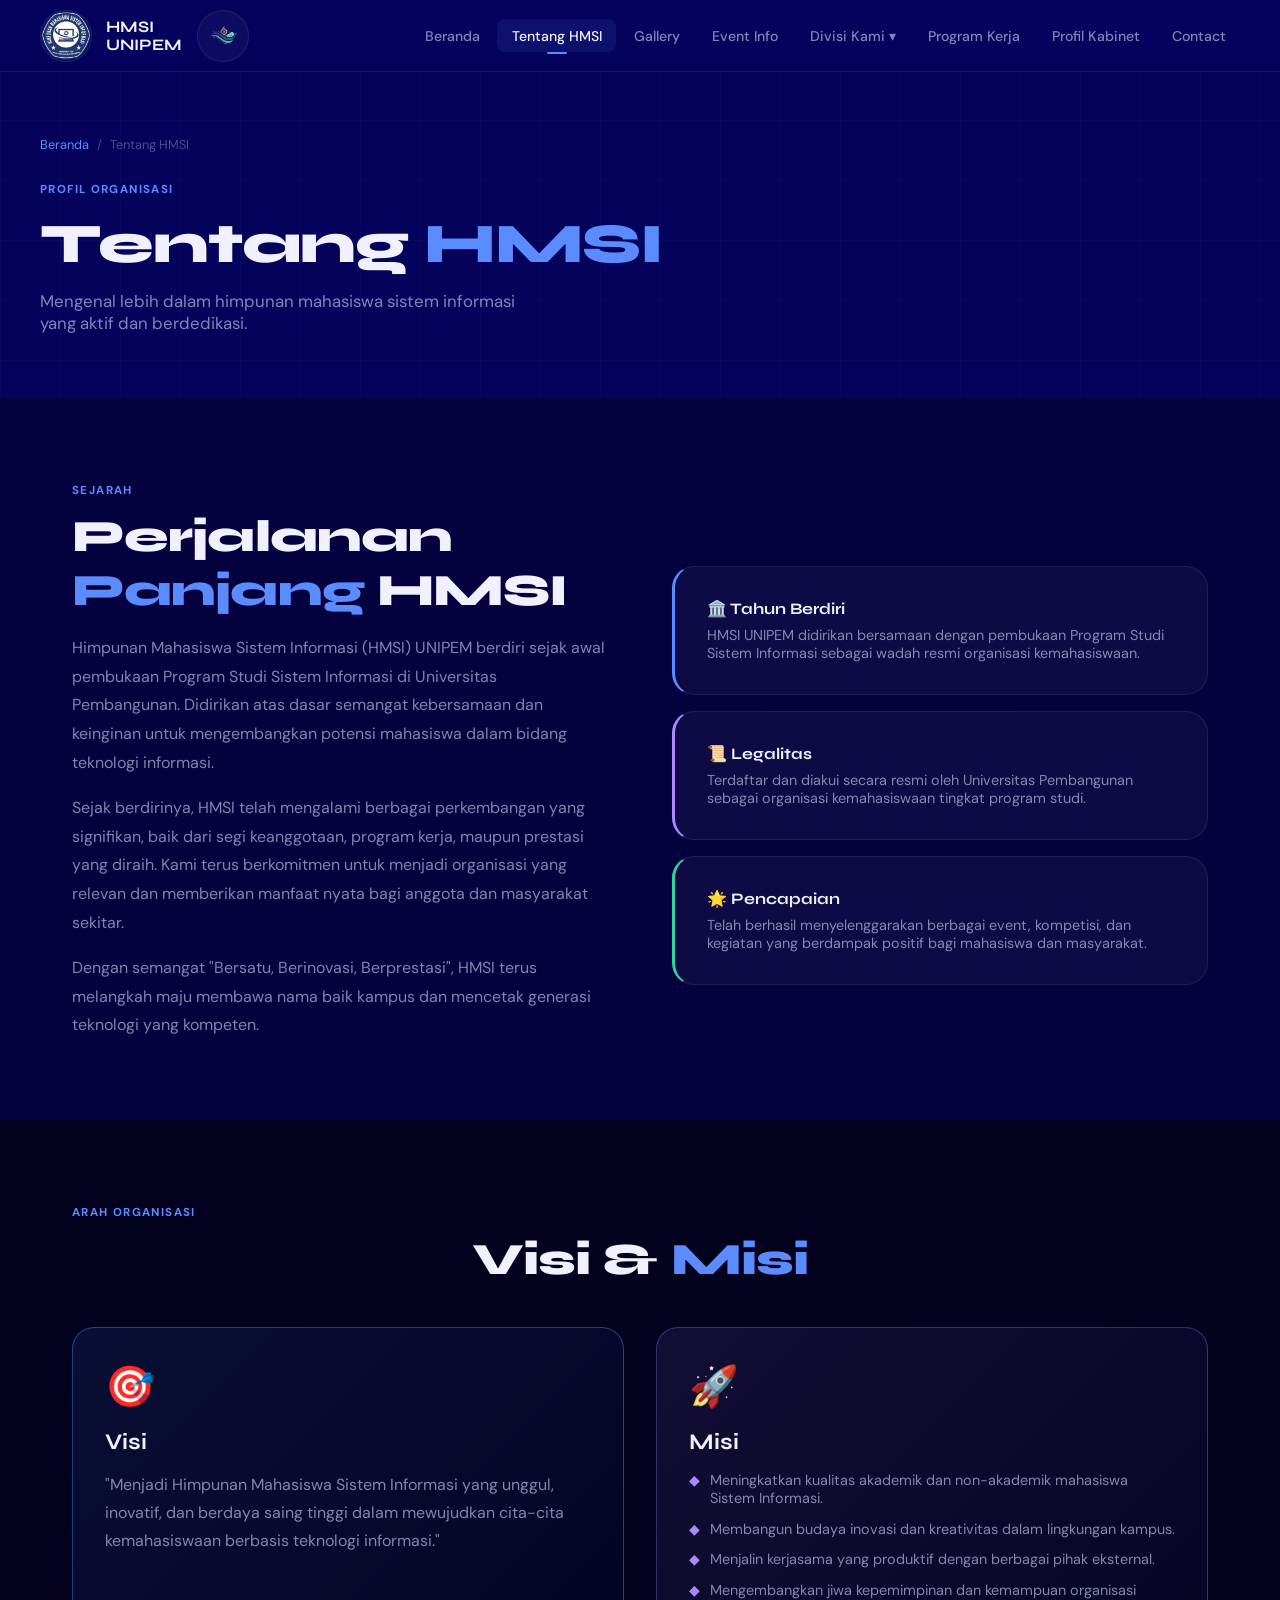
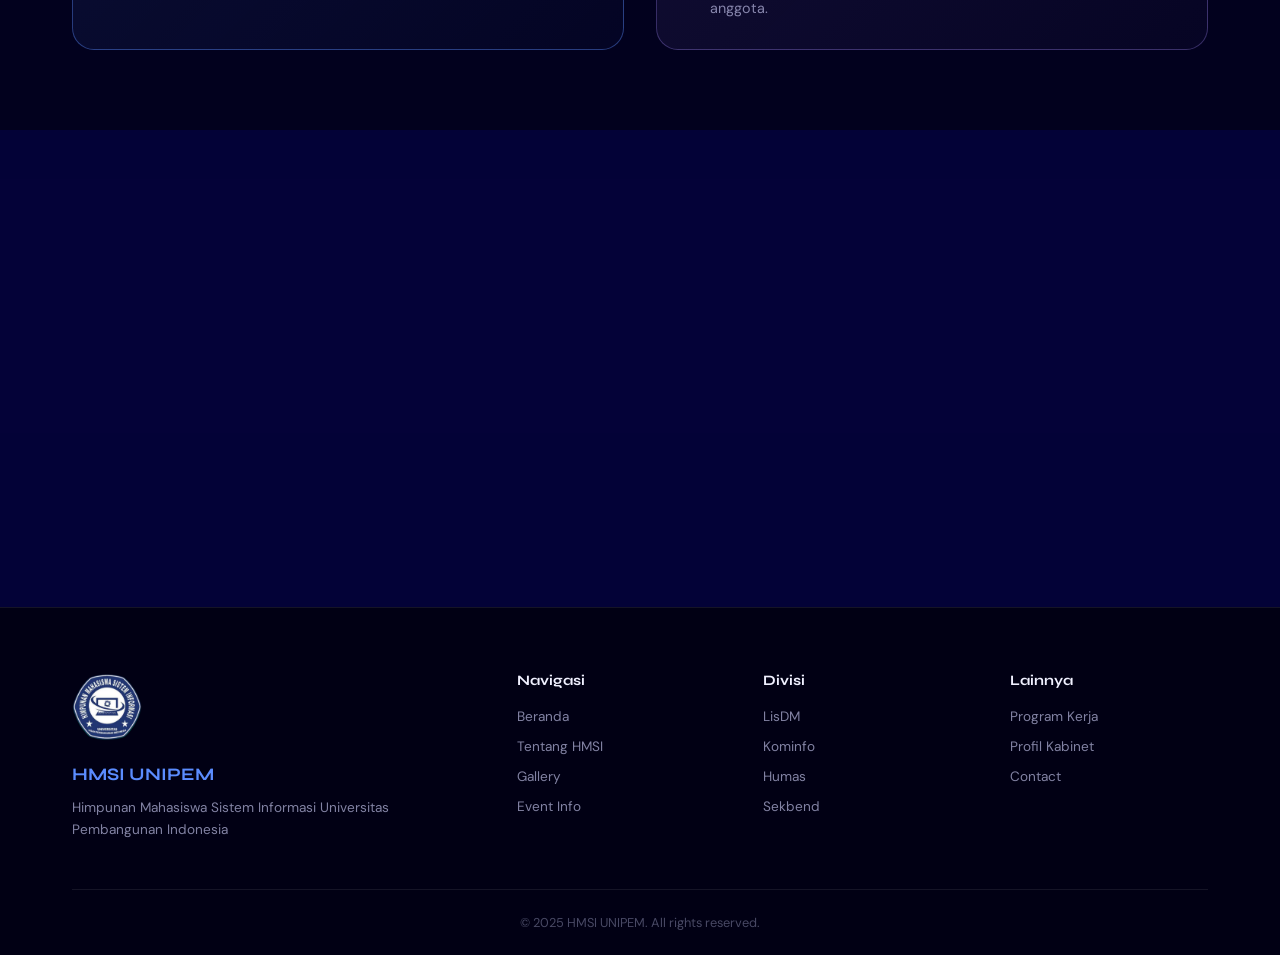
<file: tentang.html>
<!DOCTYPE html>
<html lang="id">
<head>
<meta charset="UTF-8">
<meta name="viewport" content="width=device-width, initial-scale=1.0">
<title>Tentang HMSI - HMSI UNIPEM</title>
<link href="https://fonts.googleapis.com/css2?family=Syne:wght@400;600;700;800&family=DM+Sans:wght@300;400;500;600&display=swap" rel="stylesheet">
<link rel="stylesheet" href="style.css">
</head>
<body>
  <nav class="navbar" id="navbar">
    <div class="nav-brand">

  <div class="brand-icon">
    <img src="img/hmsi.png" alt="Logo HMSI">
  </div>

  <span class="brand-text">
    <strong>HMSI</strong><br>
    UNIPEM
  </span>
<div class="brand-icon">
      <img src="img/karsa.png" alt="Logo kabinet">
    </div>
</div>
    <div class="nav-links" id="navLinks">
      <a href="index.html" class="nav-link active">Beranda</a>
      <a href="tentang.html" class="nav-link">Tentang HMSI</a>
      <a href="gallery.html" class="nav-link">Gallery</a>
      <a href="event.html" class="nav-link">Event Info</a>
      <div class="nav-dropdown">
        <a href="#" class="nav-link dropdown-toggle">Divisi Kami <span>▾</span></a>
        <div class="dropdown-menu">
          <a href="divisi.html#lisdm">LisDM</a>
          <a href="divisi.html#kominfo">Kominfo</a>
          <a href="divisi.html#kesekretariatan">Kesekretariatan</a>
          <a href="divisi.html#humas">Humas</a>
          <a href="divisi.html#sekbend">Sekbend</a>
        </div>
      </div>
      <a href="proker.html" class="nav-link">Program Kerja</a>
      <a href="kabinet.html" class="nav-link">Profil Kabinet</a>
      <a href="contact.html" class="nav-link">Contact</a>
    </div>
    <button class="hamburger" id="hamburger" onclick="toggleNav()">
      <span></span><span></span><span></span>
    </button>
  </nav>

  <!-- PAGE HEADER -->
  <div class="page-header">
    <div class="page-header-content">
      <div class="breadcrumb"><a href="index.html">Beranda</a> <span>/</span> Tentang HMSI</div>
      <div class="section-tag">Profil Organisasi</div>
      <h1>Tentang <span class="accent">HMSI</span></h1>
      <p>Mengenal lebih dalam himpunan mahasiswa sistem informasi yang aktif dan berdedikasi.</p>
    </div>
  </div>

  <!-- SEJARAH -->
  <section class="section" style="background: rgba(6,3,94,0.5);">
    <div class="container">
      <div class="section-tag fade-up">Sejarah</div>
      <div class="about-grid">
        <div class="about-text fade-up">
          <h2 class="section-title">Perjalanan <span class="accent">Panjang</span> HMSI</h2>
          <p style="color:var(--text-secondary); line-height:1.8; margin-bottom:1rem;">Himpunan Mahasiswa Sistem Informasi (HMSI) UNIPEM berdiri sejak awal pembukaan Program Studi Sistem Informasi di Universitas Pembangunan. Didirikan atas dasar semangat kebersamaan dan keinginan untuk mengembangkan potensi mahasiswa dalam bidang teknologi informasi.</p>
          <p style="color:var(--text-secondary); line-height:1.8; margin-bottom:1rem;">Sejak berdirinya, HMSI telah mengalami berbagai perkembangan yang signifikan, baik dari segi keanggotaan, program kerja, maupun prestasi yang diraih. Kami terus berkomitmen untuk menjadi organisasi yang relevan dan memberikan manfaat nyata bagi anggota dan masyarakat sekitar.</p>
          <p style="color:var(--text-secondary); line-height:1.8;">Dengan semangat "Bersatu, Berinovasi, Berprestasi", HMSI terus melangkah maju membawa nama baik kampus dan mencetak generasi teknologi yang kompeten.</p>
        </div>
        <div class="fade-up" style="display:flex;flex-direction:column;gap:1rem;">
          <div class="card" style="border-left:3px solid var(--accent);">
            <h4 style="font-family:var(--ff-head);margin-bottom:0.5rem;">🏛️ Tahun Berdiri</h4>
            <p style="color:var(--text-secondary);font-size:0.9rem;">HMSI UNIPEM didirikan bersamaan dengan pembukaan Program Studi Sistem Informasi sebagai wadah resmi organisasi kemahasiswaan.</p>
          </div>
          <div class="card" style="border-left:3px solid var(--accent2);">
            <h4 style="font-family:var(--ff-head);margin-bottom:0.5rem;">📜 Legalitas</h4>
            <p style="color:var(--text-secondary);font-size:0.9rem;">Terdaftar dan diakui secara resmi oleh Universitas Pembangunan sebagai organisasi kemahasiswaan tingkat program studi.</p>
          </div>
          <div class="card" style="border-left:3px solid #34d399;">
            <h4 style="font-family:var(--ff-head);margin-bottom:0.5rem;">🌟 Pencapaian</h4>
            <p style="color:var(--text-secondary);font-size:0.9rem;">Telah berhasil menyelenggarakan berbagai event, kompetisi, dan kegiatan yang berdampak positif bagi mahasiswa dan masyarakat.</p>
          </div>
        </div>
      </div>
    </div>
  </section>

  <!-- VISI MISI -->
  <section class="section" style="background: var(--bg-dark);">
    <div class="container">
      <div class="section-tag fade-up">Arah Organisasi</div>
      <h2 class="section-title center fade-up">Visi & <span class="accent">Misi</span></h2>
      <div style="display:grid;grid-template-columns:1fr 1fr;gap:2rem;margin-top:2.5rem;">
        <div class="card fade-up" style="background:linear-gradient(135deg,rgba(91,140,255,0.1),rgba(91,140,255,0.03));border-color:var(--border-accent);">
          <div style="font-size:2.5rem;margin-bottom:1rem;">🎯</div>
          <h3 style="font-family:var(--ff-head);font-size:1.4rem;margin-bottom:1rem;">Visi</h3>
          <p style="color:var(--text-secondary);line-height:1.75;font-size:1rem;">"Menjadi Himpunan Mahasiswa Sistem Informasi yang unggul, inovatif, dan berdaya saing tinggi dalam mewujudkan cita-cita kemahasiswaan berbasis teknologi informasi."</p>
        </div>
        <div class="card fade-up" style="background:linear-gradient(135deg,rgba(167,139,250,0.1),rgba(167,139,250,0.03));border-color:rgba(167,139,250,0.3);">
          <div style="font-size:2.5rem;margin-bottom:1rem;">🚀</div>
          <h3 style="font-family:var(--ff-head);font-size:1.4rem;margin-bottom:1rem;">Misi</h3>
          <ul style="list-style:none;display:flex;flex-direction:column;gap:0.8rem;">
            <li style="display:flex;gap:0.6rem;color:var(--text-secondary);font-size:0.9rem;"><span style="color:var(--accent2);">◆</span>Meningkatkan kualitas akademik dan non-akademik mahasiswa Sistem Informasi.</li>
            <li style="display:flex;gap:0.6rem;color:var(--text-secondary);font-size:0.9rem;"><span style="color:var(--accent2);">◆</span>Membangun budaya inovasi dan kreativitas dalam lingkungan kampus.</li>
            <li style="display:flex;gap:0.6rem;color:var(--text-secondary);font-size:0.9rem;"><span style="color:var(--accent2);">◆</span>Menjalin kerjasama yang produktif dengan berbagai pihak eksternal.</li>
            <li style="display:flex;gap:0.6rem;color:var(--text-secondary);font-size:0.9rem;"><span style="color:var(--accent2);">◆</span>Mengembangkan jiwa kepemimpinan dan kemampuan organisasi anggota.</li>
          </ul>
        </div>
      </div>
    </div>
  </section>

  <!-- NILAI NILAI -->
  <section class="section" style="background:rgba(6,3,94,0.4);">
    <div class="container">
      <div class="section-tag fade-up">Core Values</div>
      <h2 class="section-title center fade-up">Nilai-Nilai <span class="accent">Kami</span></h2>
      <div style="display:grid;grid-template-columns:repeat(4,1fr);gap:1.5rem;margin-top:2.5rem;">
        <div class="card fade-up" style="text-align:center;">
          <div style="font-size:2.5rem;margin-bottom:0.8rem;">🤝</div>
          <h4 style="font-family:var(--ff-head);margin-bottom:0.4rem;">Kolaborasi</h4>
          <p style="font-size:0.82rem;color:var(--text-secondary);">Bekerja bersama untuk mencapai hasil terbaik</p>
        </div>
        <div class="card fade-up" style="text-align:center;">
          <div style="font-size:2.5rem;margin-bottom:0.8rem;">💡</div>
          <h4 style="font-family:var(--ff-head);margin-bottom:0.4rem;">Inovasi</h4>
          <p style="font-size:0.82rem;color:var(--text-secondary);">Selalu mencari solusi kreatif dan pembaruan</p>
        </div>
        <div class="card fade-up" style="text-align:center;">
          <div style="font-size:2.5rem;margin-bottom:0.8rem;">🌟</div>
          <h4 style="font-family:var(--ff-head);margin-bottom:0.4rem;">Integritas</h4>
          <p style="font-size:0.82rem;color:var(--text-secondary);">Bertindak jujur dan bertanggung jawab</p>
        </div>
        <div class="card fade-up" style="text-align:center;">
          <div style="font-size:2.5rem;margin-bottom:0.8rem;">📈</div>
          <h4 style="font-family:var(--ff-head);margin-bottom:0.4rem;">Profesional</h4>
          <p style="font-size:0.82rem;color:var(--text-secondary);">Menjaga standar kualitas yang tinggi</p>
        </div>
      </div>
    </div>
  </section>

  <!-- FOOTER -->
  <footer class="footer">
    <div class="container">
      <div class="footer-grid">
        <div class="footer-brand">
  <img src="img/hmsi.png" alt="Logo HMSI" class="footer-logo">

  <span><strong>HMSI</strong> UNIPEM</span>

  <p>
    Himpunan Mahasiswa Sistem Informasi
    Universitas Pembangunan Indonesia
  </p>
</div>
        <div class="footer-links">
          <h4>Navigasi</h4>
          <a href="index.html">Beranda</a>
          <a href="tentang.html">Tentang HMSI</a>
          <a href="gallery.html">Gallery</a>
          <a href="event.html">Event Info</a>
        </div>
        <div class="footer-links">
          <h4>Divisi</h4>
          <a href="divisi.html#lisdm">LisDM</a>
          <a href="divisi.html#kominfo">Kominfo</a>
          <a href="divisi.html#humas">Humas</a>
          <a href="divisi.html#sekbend">Sekbend</a>
        </div>
        <div class="footer-links">
          <h4>Lainnya</h4>
          <a href="proker.html">Program Kerja</a>
          <a href="kabinet.html">Profil Kabinet</a>
          <a href="contact.html">Contact</a>
        </div>
      </div>
      <div class="footer-bottom"><p>© 2025 HMSI UNIPEM. All rights reserved.</p></div>
    </div>
  </footer>
  <script src="script.js"></script>
</body>
</html>
</file>
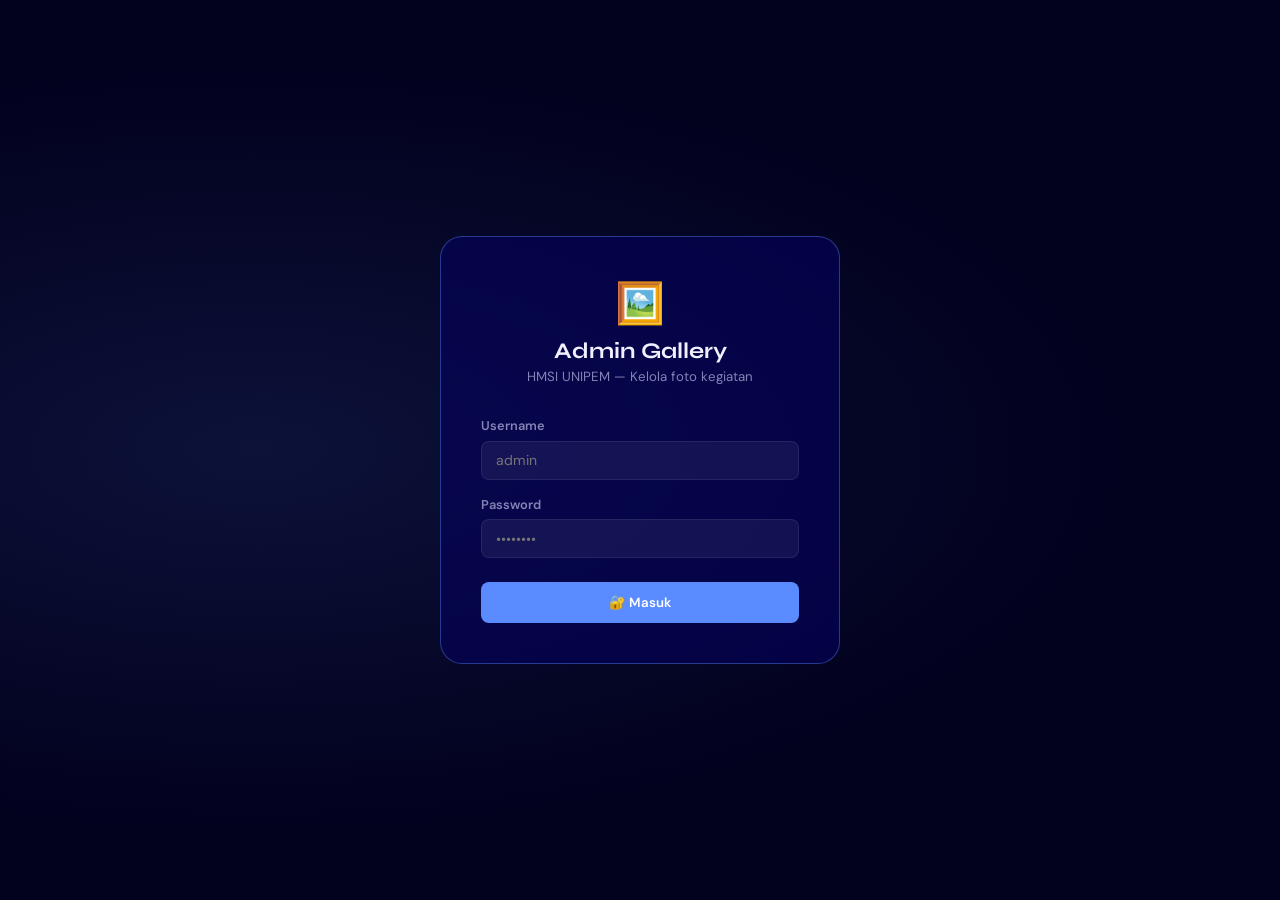
<file: admin/gallery.html>
<!DOCTYPE html>
<html lang="id">
<head>
<meta charset="UTF-8">
<meta name="viewport" content="width=device-width, initial-scale=1.0">
<title>Admin Gallery — HMSI UNIPEM</title>
<link href="https://fonts.googleapis.com/css2?family=Syne:wght@400;600;700;800&family=DM+Sans:wght@300;400;500;600&display=swap" rel="stylesheet">
<style>
/* ===== DESIGN TOKENS (sama dgn style.css utama) ===== */
:root {
  --bg-dark: #02011e;
  --bg-card: rgba(255,255,255,0.04);
  --accent: #5b8cff;
  --accent2: #a78bfa;
  --text-primary: #f0f0ff;
  --text-secondary: rgba(200,200,240,0.65);
  --border: rgba(255,255,255,0.08);
  --border-accent: rgba(91,140,255,0.4);
  --radius: 14px;
  --radius-lg: 22px;
  --ff-head: 'Syne', sans-serif;
  --ff-body: 'DM Sans', sans-serif;
  --danger: #f87171;
  --success: #34d399;
  --warning: #fbbf24;
}
*, *::before, *::after { margin:0; padding:0; box-sizing:border-box; }
html { scroll-behavior:smooth; }
body {
  font-family: var(--ff-body);
  background: var(--bg-dark);
  color: var(--text-primary);
  min-height: 100vh;
}
a { text-decoration:none; color:inherit; }

/* ===== LAYOUT ===== */
.admin-wrap { display:flex; min-height:100vh; }

/* Sidebar */
.sidebar {
  width: 240px;
  background: rgba(6,3,94,0.92);
  border-right: 1px solid var(--border);
  padding: 1.5rem 0;
  position: fixed;
  top: 0; left: 0; bottom: 0;
  display: flex;
  flex-direction: column;
  z-index: 100;
  backdrop-filter: blur(20px);
}
.sb-brand {
  display: flex;
  align-items: center;
  gap: 0.7rem;
  padding: 0 1.4rem 1.5rem;
  border-bottom: 1px solid var(--border);
  margin-bottom: 1rem;
}
.sb-brand .icon {
  width: 38px; height: 38px;
  background: linear-gradient(135deg, var(--accent), var(--accent2));
  border-radius: 10px;
  display: flex; align-items:center; justify-content:center;
  font-size: 1.1rem;
}
.sb-brand-text strong { font-family:var(--ff-head); font-size:0.95rem; }
.sb-brand-text span { font-size:0.72rem; color:var(--text-secondary); display:block; }
.sb-nav { flex:1; }
.sb-nav a {
  display: flex;
  align-items: center;
  gap: 0.8rem;
  padding: 0.7rem 1.4rem;
  font-size: 0.88rem;
  font-weight: 500;
  color: var(--text-secondary);
  border-left: 3px solid transparent;
  transition: all 0.2s;
}
.sb-nav a:hover, .sb-nav a.active {
  color: var(--text-primary);
  background: rgba(91,140,255,0.1);
  border-left-color: var(--accent);
}
.sb-footer {
  padding: 1rem 1.4rem;
  border-top: 1px solid var(--border);
  font-size: 0.78rem;
  color: var(--text-secondary);
}
.sb-footer a { color:var(--accent); font-weight:600; }

/* Main content */
.main { margin-left: 240px; padding: 2rem; min-height:100vh; }
.topbar {
  display: flex;
  align-items: center;
  justify-content: space-between;
  margin-bottom: 2rem;
  flex-wrap: wrap;
  gap: 1rem;
}
.topbar h1 { font-family:var(--ff-head); font-size:1.5rem; }
.topbar .badge {
  background: rgba(91,140,255,0.15);
  border: 1px solid var(--border-accent);
  border-radius: 50px;
  padding: 0.3rem 0.9rem;
  font-size: 0.8rem;
  color: var(--accent);
  font-weight: 600;
}

/* Cards */
.card {
  background: var(--bg-card);
  border: 1px solid var(--border);
  border-radius: var(--radius);
  padding: 1.5rem;
}
.card-header {
  display: flex;
  align-items: center;
  justify-content: space-between;
  margin-bottom: 1.2rem;
  flex-wrap: wrap;
  gap: 0.8rem;
}
.card-title { font-family:var(--ff-head); font-size:1rem; font-weight:700; }

/* Buttons */
.btn {
  display: inline-flex;
  align-items: center;
  gap: 0.4rem;
  padding: 0.5rem 1.2rem;
  border-radius: 8px;
  border: none;
  font-family: var(--ff-body);
  font-size: 0.83rem;
  font-weight: 600;
  cursor: pointer;
  transition: all 0.2s;
}
.btn-primary { background: var(--accent); color:#fff; }
.btn-primary:hover { background: #4a7bef; }
.btn-danger  { background: rgba(248,113,113,0.15); color:var(--danger); border:1px solid rgba(248,113,113,0.3); }
.btn-danger:hover { background: rgba(248,113,113,0.25); }
.btn-edit    { background: rgba(167,139,250,0.15); color:var(--accent2); border:1px solid rgba(167,139,250,0.3); }
.btn-edit:hover { background: rgba(167,139,250,0.25); }
.btn-sm { padding: 0.35rem 0.8rem; font-size:0.78rem; }
.btn-outline {
  background: transparent;
  border: 1px solid var(--border-accent);
  color: var(--accent);
}
.btn-outline:hover { background: rgba(91,140,255,0.1); }

/* Table */
.tbl-wrap { overflow-x: auto; }
table { width:100%; border-collapse:collapse; font-size:0.85rem; }
thead tr { border-bottom: 1px solid var(--border-accent); }
th { text-align:left; padding:0.8rem 0.7rem; font-size:0.75rem; text-transform:uppercase; letter-spacing:0.06em; color:var(--accent); font-weight:700; font-family:var(--ff-head); }
td { padding:0.75rem 0.7rem; border-bottom:1px solid var(--border); vertical-align:middle; color:var(--text-secondary); }
tr:hover td { background: rgba(255,255,255,0.02); }
.tbl-img { width:56px; height:42px; object-fit:cover; border-radius:6px; border:1px solid var(--border); }
.tbl-img-placeholder { width:56px; height:42px; border-radius:6px; border:1px solid var(--border); background:rgba(91,140,255,0.1); display:flex; align-items:center; justify-content:center; font-size:1.2rem; }
.badge-cat {
  display:inline-block;
  padding:0.2rem 0.6rem;
  border-radius:50px;
  font-size:0.72rem;
  font-weight:700;
  background:rgba(167,139,250,0.15);
  color:var(--accent2);
  border:1px solid rgba(167,139,250,0.25);
}
.badge-active { background:rgba(52,211,153,0.15); color:var(--success); border:1px solid rgba(52,211,153,0.3); }
.badge-inactive { background:rgba(248,113,113,0.1); color:var(--danger); border:1px solid rgba(248,113,113,0.2); }

/* Forms */
.form-grid { display:grid; grid-template-columns:1fr 1fr; gap:1rem; }
.form-group { display:flex; flex-direction:column; gap:0.4rem; }
.form-group.full { grid-column:1/-1; }
label { font-size:0.8rem; font-weight:600; color:var(--text-secondary); }
input, select, textarea {
  background: rgba(255,255,255,0.06);
  border: 1px solid var(--border);
  border-radius: 8px;
  padding: 0.6rem 0.9rem;
  color: var(--text-primary);
  font-family: var(--ff-body);
  font-size: 0.88rem;
  transition: border 0.2s;
  width: 100%;
}
input:focus, select:focus, textarea:focus {
  outline: none;
  border-color: var(--accent);
  background: rgba(91,140,255,0.07);
}
select option { background: #02011e; }
textarea { resize: vertical; min-height:80px; }
.upload-area {
  border: 2px dashed var(--border-accent);
  border-radius: var(--radius);
  padding: 1.5rem;
  text-align: center;
  cursor: pointer;
  transition: all 0.2s;
  position: relative;
}
.upload-area:hover { background:rgba(91,140,255,0.05); border-color:var(--accent); }
.upload-area input { position:absolute; inset:0; opacity:0; cursor:pointer; width:100%; height:100%; }
.upload-preview { max-height:160px; border-radius:8px; margin-top:0.8rem; object-fit:cover; }
.form-actions { display:flex; gap:0.7rem; justify-content:flex-end; margin-top:1.2rem; }

/* Modal */
.modal-overlay {
  display:none;
  position:fixed;
  inset:0;
  background:rgba(2,1,20,0.88);
  backdrop-filter:blur(8px);
  z-index:999;
  align-items:center;
  justify-content:center;
  padding:1.5rem;
}
.modal-overlay.open { display:flex; }
.modal {
  background:rgba(6,3,94,0.75);
  border:1px solid var(--border-accent);
  border-radius:var(--radius-lg);
  padding:2rem;
  width:100%;
  max-width:620px;
  max-height:90vh;
  overflow-y:auto;
  position:relative;
}
.modal-header { display:flex; align-items:center; justify-content:space-between; margin-bottom:1.5rem; }
.modal-title { font-family:var(--ff-head); font-size:1.1rem; font-weight:700; }
.modal-close { background:none; border:none; color:var(--text-secondary); font-size:1.4rem; cursor:pointer; width:32px; height:32px; border-radius:50%; display:flex; align-items:center; justify-content:center; transition:background 0.2s; }
.modal-close:hover { background:rgba(255,255,255,0.08); color:var(--text-primary); }

/* Toast */
.toast-wrap { position:fixed; bottom:1.5rem; right:1.5rem; display:flex; flex-direction:column; gap:0.6rem; z-index:9999; }
.toast {
  padding:0.8rem 1.2rem;
  border-radius:10px;
  font-size:0.85rem;
  font-weight:600;
  max-width:320px;
  animation: slideIn 0.3s ease;
  border: 1px solid transparent;
}
.toast.success { background:rgba(52,211,153,0.15); border-color:rgba(52,211,153,0.3); color:var(--success); }
.toast.error   { background:rgba(248,113,113,0.15); border-color:rgba(248,113,113,0.3); color:var(--danger); }
@keyframes slideIn { from{transform:translateX(100%);opacity:0} to{transform:none;opacity:1} }

/* Login screen */
.login-wrap {
  min-height:100vh;
  display:flex;
  align-items:center;
  justify-content:center;
  background: radial-gradient(ellipse at 20% 50%, rgba(91,140,255,0.12) 0%, transparent 60%),
              var(--bg-dark);
}
.login-box {
  background:rgba(6,3,94,0.6);
  border:1px solid var(--border-accent);
  border-radius:var(--radius-lg);
  padding:2.5rem;
  width:100%;
  max-width:400px;
}
.login-brand { text-align:center; margin-bottom:2rem; }
.login-brand .icon { font-size:2.5rem; margin-bottom:0.5rem; }
.login-brand h2 { font-family:var(--ff-head); font-size:1.4rem; }
.login-brand p { font-size:0.83rem; color:var(--text-secondary); margin-top:0.3rem; }
.login-error { color:var(--danger); font-size:0.82rem; background:rgba(248,113,113,0.1); padding:0.6rem 0.9rem; border-radius:8px; margin-bottom:1rem; display:none; }

/* Stats row */
.stats-row { display:grid; grid-template-columns:repeat(4,1fr); gap:1rem; margin-bottom:2rem; }
.stat-card { background:var(--bg-card); border:1px solid var(--border); border-radius:var(--radius); padding:1.2rem; }
.stat-card .num { font-family:var(--ff-head); font-size:1.8rem; font-weight:800; background:linear-gradient(135deg,var(--accent),var(--accent2)); -webkit-background-clip:text; -webkit-text-fill-color:transparent; }
.stat-card .lbl { font-size:0.78rem; color:var(--text-secondary); margin-top:0.2rem; }

/* Search */
.search-wrap { position:relative; flex:1; max-width:280px; }
.search-wrap input { padding-left:2.2rem; }
.search-wrap .icon { position:absolute; left:0.7rem; top:50%; transform:translateY(-50%); font-size:0.9rem; pointer-events:none; }

/* Empty state */
.empty { text-align:center; padding:3rem; color:var(--text-secondary); }
.empty .icon { font-size:3rem; margin-bottom:0.8rem; }

@media(max-width:900px) {
  .sidebar { width:64px; }
  .sb-brand-text, .sb-nav a span, .sb-footer { display:none; }
  .sb-nav a { justify-content:center; padding:0.8rem; }
  .main { margin-left:64px; }
  .stats-row { grid-template-columns:1fr 1fr; }
  .form-grid { grid-template-columns:1fr; }
}
@media(max-width:600px) {
  .stats-row { grid-template-columns:1fr; }
  .main { padding:1rem; }
}
</style>
</head>
<body>

<!-- ===== LOGIN SCREEN ===== -->
<div id="loginScreen" class="login-wrap">
  <div class="login-box">
    <div class="login-brand">
      <div class="icon">🖼️</div>
      <h2>Admin Gallery</h2>
      <p>HMSI UNIPEM — Kelola foto kegiatan</p>
    </div>
    <div class="login-error" id="loginErr"></div>
    <div class="form-group" style="margin-bottom:1rem;">
      <label>Username</label>
      <input type="text" id="loginUser" placeholder="admin" autocomplete="username">
    </div>
    <div class="form-group" style="margin-bottom:1.5rem;">
      <label>Password</label>
      <input type="password" id="loginPass" placeholder="••••••••" autocomplete="current-password"
             onkeydown="if(event.key==='Enter') doLogin()">
    </div>
    <button class="btn btn-primary" style="width:100%;justify-content:center;padding:0.75rem;" onclick="doLogin()">
      🔐 Masuk
    </button>
  </div>
</div>

<!-- ===== ADMIN PANEL ===== -->
<div id="adminPanel" class="admin-wrap" style="display:none;">

  <!-- Sidebar -->
  <aside class="sidebar">
    <div class="sb-brand">
      <div class="icon">⬡</div>
      <div class="sb-brand-text">
        <strong>HMSI</strong>
        <span>Admin Panel</span>
      </div>
    </div>
    <nav class="sb-nav">
      <a href="#" class="active" onclick="showSection('gallery')">
        🖼️ <span>Gallery</span>
      </a>
      <a href="#" onclick="showSection('categories')">
        🏷️ <span>Kategori</span>
      </a>
      <a href="../gallery.html" target="_blank">
        👁️ <span>Lihat Halaman</span>
      </a>
    </nav>
    <div class="sb-footer">
      <span>Login sebagai <strong id="sbUser"></strong></span><br>
      <a href="#" onclick="doLogout()" style="margin-top:0.3rem;display:block;">↩ Logout</a>
    </div>
  </aside>

  <!-- Main -->
  <main class="main">

    <!-- === SECTION: GALLERY === -->
    <div id="secGallery">
      <div class="topbar">
        <div>
          <h1>🖼️ Kelola Gallery</h1>
          <p style="font-size:0.82rem;color:var(--text-secondary);margin-top:0.2rem;">Tambah, edit, dan hapus foto kegiatan HMSI</p>
        </div>
        <button class="btn btn-primary" onclick="openAddModal()">＋ Tambah Foto</button>
      </div>

      <!-- Stats -->
      <div class="stats-row" id="statsRow">
        <div class="stat-card"><div class="num" id="statTotal">–</div><div class="lbl">Total Foto</div></div>
        <div class="stat-card"><div class="num" id="statActive">–</div><div class="lbl">Foto Aktif</div></div>
        <div class="stat-card"><div class="num" id="statCats">–</div><div class="lbl">Kategori</div></div>
        <div class="stat-card"><div class="num" id="statHidden">–</div><div class="lbl">Disembunyikan</div></div>
      </div>

      <!-- Toolbar -->
      <div class="card">
        <div class="card-header">
          <span class="card-title">Daftar Foto</span>
          <div style="display:flex;gap:0.7rem;align-items:center;flex-wrap:wrap;">
            <div class="search-wrap">
              <span class="icon">🔍</span>
              <input type="text" id="searchInput" placeholder="Cari judul..." oninput="filterTable()">
            </div>
            <select id="filterCat" onchange="filterTable()" style="max-width:180px;">
              <option value="">Semua Kategori</option>
            </select>
            <button class="btn btn-outline btn-sm" onclick="loadGallery()">↺ Refresh</button>
          </div>
        </div>

        <div class="tbl-wrap">
          <table id="galleryTable">
            <thead>
              <tr>
                <th style="width:70px">Foto</th>
                <th>Judul</th>
                <th>Kategori</th>
                <th>Tinggi</th>
                <th>Status</th>
                <th>Tanggal</th>
                <th style="width:120px">Aksi</th>
              </tr>
            </thead>
            <tbody id="galleryTbody">
              <tr><td colspan="7" class="empty"><div class="icon">⏳</div>Memuat data...</td></tr>
            </tbody>
          </table>
        </div>
      </div>
    </div>

    <!-- === SECTION: CATEGORIES === -->
    <div id="secCategories" style="display:none;">
      <div class="topbar">
        <div>
          <h1>🏷️ Kelola Kategori</h1>
          <p style="font-size:0.82rem;color:var(--text-secondary);margin-top:0.2rem;">Atur kategori/filter pada gallery</p>
        </div>
        <button class="btn btn-primary" onclick="openCatModal()">＋ Tambah Kategori</button>
      </div>
      <div class="card">
        <div class="tbl-wrap">
          <table>
            <thead>
              <tr><th>Label</th><th>Slug</th><th style="width:120px">Aksi</th></tr>
            </thead>
            <tbody id="catTbody">
              <tr><td colspan="3" class="empty"><div class="icon">⏳</div>Memuat...</td></tr>
            </tbody>
          </table>
        </div>
      </div>
    </div>

  </main>
</div>

<!-- ===== MODAL TAMBAH/EDIT FOTO ===== -->
<div class="modal-overlay" id="photoModal">
  <div class="modal">
    <div class="modal-header">
      <span class="modal-title" id="modalTitle">Tambah Foto</span>
      <button class="modal-close" onclick="closeModal('photoModal')">×</button>
    </div>

    <input type="hidden" id="editId">
    <div class="form-grid">
      <div class="form-group full">
        <label>Judul Foto *</label>
        <input type="text" id="fTitle" placeholder="Contoh: Penyerahan Sertifikat Workshop">
      </div>
      <div class="form-group">
        <label>Kategori *</label>
        <select id="fCategory">
          <option value="">Pilih kategori…</option>
        </select>
      </div>
      <div class="form-group">
        <label>Tinggi Card</label>
        <select id="fHeight">
          <option value="sm">Kecil (180px)</option>
          <option value="md" selected>Sedang (240px)</option>
          <option value="lg">Besar (320px)</option>
        </select>
      </div>
      <div class="form-group">
        <label>Urutan Tampil</label>
        <input type="number" id="fSort" value="0" min="0">
      </div>
      <div class="form-group">
        <label>Status</label>
        <select id="fActive">
          <option value="1">✅ Aktif (tampil di gallery)</option>
          <option value="0">🔒 Sembunyikan</option>
        </select>
      </div>
      <div class="form-group full">
        <label>Deskripsi</label>
        <textarea id="fDesc" placeholder="Deskripsi singkat foto ini…"></textarea>
      </div>
      <div class="form-group full">
        <label>Upload Foto *</label>
        <div class="upload-area" onclick="document.getElementById('fImage').click()">
          <input type="file" id="fImage" accept="image/*" style="display:none" onchange="previewImage(this)">
          <div id="uploadPlaceholder">
            <div style="font-size:2rem;margin-bottom:0.4rem;">📤</div>
            <div style="font-size:0.85rem;color:var(--text-secondary);">Klik untuk pilih foto</div>
            <div style="font-size:0.75rem;color:var(--text-muted);margin-top:0.3rem;">JPG, PNG, WEBP — max 5MB</div>
          </div>
          <img id="uploadPreview" class="upload-preview" style="display:none">
        </div>
        <p id="currentImgNote" style="font-size:0.78rem;color:var(--text-secondary);margin-top:0.4rem;"></p>
      </div>
    </div>

    <div class="form-actions">
      <button class="btn btn-outline" onclick="closeModal('photoModal')">Batal</button>
      <button class="btn btn-primary" id="submitBtn" onclick="submitPhoto()">💾 Simpan</button>
    </div>
  </div>
</div>

<!-- ===== MODAL KATEGORI ===== -->
<div class="modal-overlay" id="catModal">
  <div class="modal" style="max-width:440px;">
    <div class="modal-header">
      <span class="modal-title" id="catModalTitle">Tambah Kategori</span>
      <button class="modal-close" onclick="closeModal('catModal')">×</button>
    </div>
    <input type="hidden" id="editCatId">
    <div class="form-group" style="margin-bottom:1rem;">
      <label>Label *</label>
      <input type="text" id="fCatLabel" placeholder="Contoh: Workshop">
    </div>
    <div class="form-group" id="slugGroup" style="margin-bottom:1.5rem;">
      <label>Slug * <span style="font-size:0.72rem;color:var(--text-muted)">(huruf kecil, tanpa spasi)</span></label>
      <input type="text" id="fCatSlug" placeholder="Contoh: workshop">
    </div>
    <div class="form-actions">
      <button class="btn btn-outline" onclick="closeModal('catModal')">Batal</button>
      <button class="btn btn-primary" onclick="submitCategory()">💾 Simpan</button>
    </div>
  </div>
</div>

<!-- ===== MODAL KONFIRMASI HAPUS ===== -->
<div class="modal-overlay" id="deleteModal">
  <div class="modal" style="max-width:400px;text-align:center;">
    <div style="font-size:3rem;margin-bottom:1rem;">🗑️</div>
    <h3 style="font-family:var(--ff-head);margin-bottom:0.5rem;" id="deleteTitle">Hapus Foto?</h3>
    <p style="color:var(--text-secondary);font-size:0.88rem;margin-bottom:1.5rem;" id="deleteDesc">Tindakan ini tidak dapat dibatalkan.</p>
    <div style="display:flex;gap:0.8rem;justify-content:center;">
      <button class="btn btn-outline" onclick="closeModal('deleteModal')">Batal</button>
      <button class="btn btn-danger" id="confirmDeleteBtn">Hapus</button>
    </div>
  </div>
</div>

<!-- ===== TOAST ===== -->
<div class="toast-wrap" id="toastWrap"></div>

<script>
// ============================================================
//  CONFIG — Sesuaikan base URL API
// ============================================================
const API_BASE  = '../api/gallery';
const AUTH_API  = API_BASE + '/auth.php';
const GALLERY_API  = API_BASE + '/index.php';
const CATS_API  = API_BASE + '/categories.php';

// ============================================================
//  STATE
// ============================================================
let allItems      = [];
let allCategories = [];
let currentSection = 'gallery';

// ============================================================
//  INIT
// ============================================================
window.addEventListener('DOMContentLoaded', async () => {
  const res  = await apiFetch(AUTH_API);
  const data = await res.json();
  if (data.logged_in) {
    showAdmin(data.username);
  }
});

// ============================================================
//  AUTH
// ============================================================
async function doLogin() {
  const username = document.getElementById('loginUser').value.trim();
  const password = document.getElementById('loginPass').value;
  const errEl    = document.getElementById('loginErr');
  errEl.style.display = 'none';

  if (!username || !password) {
    errEl.textContent = 'Username dan password wajib diisi.';
    errEl.style.display = 'block';
    return;
  }

  const res  = await apiFetch(AUTH_API, 'POST', { username, password });
  const data = await res.json();

  if (data.success) {
    showAdmin(data.username);
  } else {
    errEl.textContent = data.message;
    errEl.style.display = 'block';
  }
}

async function doLogout() {
  await apiFetch(AUTH_API, 'DELETE');
  document.getElementById('adminPanel').style.display = 'none';
  document.getElementById('loginScreen').style.display = 'flex';
}

function showAdmin(username) {
  document.getElementById('loginScreen').style.display = 'none';
  document.getElementById('adminPanel').style.display  = 'flex';
  document.getElementById('sbUser').textContent = username;
  loadGallery();
  loadCategories();
}

// ============================================================
//  SECTION SWITCHER
// ============================================================
function showSection(sec) {
  currentSection = sec;
  document.getElementById('secGallery').style.display    = sec === 'gallery'    ? '' : 'none';
  document.getElementById('secCategories').style.display = sec === 'categories' ? '' : 'none';
  document.querySelectorAll('.sb-nav a').forEach((a,i) => {
    a.classList.toggle('active', (i===0 && sec==='gallery') || (i===1 && sec==='categories'));
  });
}

// ============================================================
//  LOAD GALLERY
// ============================================================
async function loadGallery() {
  const res  = await apiFetch(GALLERY_API + '?active=0');
  const data = await res.json();
  if (!data.success) return;

  allItems      = data.data;
  allCategories = data.categories;

  // Stats
  const active = allItems.filter(i => i.is_active == 1).length;
  document.getElementById('statTotal').textContent  = allItems.length;
  document.getElementById('statActive').textContent = active;
  document.getElementById('statCats').textContent   = allCategories.length;
  document.getElementById('statHidden').textContent = allItems.length - active;

  // Filter dropdown
  const filterCat = document.getElementById('filterCat');
  filterCat.innerHTML = '<option value="">Semua Kategori</option>';
  allCategories.forEach(c => {
    filterCat.innerHTML += `<option value="${c.slug}">${c.label}</option>`;
  });

  // Category selects in modal
  fillCategorySelects();
  renderTable(allItems);
}

function renderTable(items) {
  const tbody = document.getElementById('galleryTbody');
  if (!items.length) {
    tbody.innerHTML = '<tr><td colspan="7"><div class="empty"><div class="icon">📭</div>Belum ada foto.</div></td></tr>';
    return;
  }
  tbody.innerHTML = items.map(item => {
    const imgTag = item.image_path
      ? `<img src="../${item.image_path}" class="tbl-img" alt="${item.title}" onerror="this.style.display='none';this.nextElementSibling.style.display='flex'">`
      : '';
    const fallback = `<div class="tbl-img-placeholder" ${item.image_path ? 'style="display:none"' : ''}>🖼️</div>`;
    const statusBadge = item.is_active == 1
      ? `<span class="badge-cat badge-active">Aktif</span>`
      : `<span class="badge-cat badge-inactive">Sembunyikan</span>`;
    const date = new Date(item.created_at).toLocaleDateString('id-ID', {day:'2-digit',month:'short',year:'numeric'});
    return `
      <tr data-cat="${item.category_slug}" data-title="${item.title.toLowerCase()}">
        <td>${imgTag}${fallback}</td>
        <td style="color:var(--text-primary);font-weight:500;max-width:200px;">
          ${item.title}
          ${item.description ? `<div style="font-size:0.74rem;color:var(--text-secondary);margin-top:0.2rem;">${item.description.substring(0,60)}${item.description.length>60?'…':''}</div>` : ''}
        </td>
        <td><span class="badge-cat">${item.category_label}</span></td>
        <td style="text-transform:uppercase;font-size:0.78rem;">${item.image_height}</td>
        <td>${statusBadge}</td>
        <td>${date}</td>
        <td>
          <div style="display:flex;gap:0.4rem;">
            <button class="btn btn-edit btn-sm" onclick="openEditModal(${item.id})">✏️</button>
            <button class="btn btn-danger btn-sm" onclick="confirmDelete(${item.id}, '${item.title.replace(/'/g,"\\'")}')">🗑️</button>
          </div>
        </td>
      </tr>`;
  }).join('');
}

function filterTable() {
  const q   = document.getElementById('searchInput').value.toLowerCase();
  const cat = document.getElementById('filterCat').value;
  const filtered = allItems.filter(i => {
    const matchQ   = i.title.toLowerCase().includes(q);
    const matchCat = !cat || i.category_slug === cat;
    return matchQ && matchCat;
  });
  renderTable(filtered);
}

// ============================================================
//  LOAD CATEGORIES
// ============================================================
async function loadCategories() {
  const res  = await apiFetch(CATS_API);
  const data = await res.json();
  if (!data.success) return;
  allCategories = data.data;
  fillCategorySelects();
  renderCatTable(data.data);
}

function fillCategorySelects() {
  const sel = document.getElementById('fCategory');
  const cur = sel.value;
  sel.innerHTML = '<option value="">Pilih kategori…</option>';
  allCategories.forEach(c => {
    sel.innerHTML += `<option value="${c.id}">${c.label}</option>`;
  });
  if (cur) sel.value = cur;
}

function renderCatTable(cats) {
  const tbody = document.getElementById('catTbody');
  if (!cats.length) {
    tbody.innerHTML = '<tr><td colspan="3"><div class="empty"><div class="icon">📭</div>Belum ada kategori.</div></td></tr>';
    return;
  }
  tbody.innerHTML = cats.map(c => `
    <tr>
      <td style="color:var(--text-primary);font-weight:500;">${c.label}</td>
      <td><code style="background:rgba(91,140,255,0.1);padding:0.2rem 0.5rem;border-radius:4px;font-size:0.8rem;">${c.slug}</code></td>
      <td>
        <div style="display:flex;gap:0.4rem;">
          <button class="btn btn-edit btn-sm" onclick="openCatModal(${c.id}, '${c.label.replace(/'/g,"\\'")}', '${c.slug}')">✏️</button>
          <button class="btn btn-danger btn-sm" onclick="confirmDeleteCat(${c.id}, '${c.label.replace(/'/g,"\\'")}')">🗑️</button>
        </div>
      </td>
    </tr>`).join('');
}

// ============================================================
//  PHOTO MODAL
// ============================================================
function openAddModal() {
  document.getElementById('editId').value = '';
  document.getElementById('modalTitle').textContent = 'Tambah Foto Baru';
  document.getElementById('submitBtn').textContent  = '💾 Simpan';
  document.getElementById('fTitle').value    = '';
  document.getElementById('fDesc').value     = '';
  document.getElementById('fCategory').value = '';
  document.getElementById('fHeight').value   = 'md';
  document.getElementById('fSort').value     = '0';
  document.getElementById('fActive').value   = '1';
  document.getElementById('fImage').value    = '';
  document.getElementById('uploadPreview').style.display  = 'none';
  document.getElementById('uploadPlaceholder').style.display = '';
  document.getElementById('currentImgNote').textContent = '';
  document.getElementById('photoModal').classList.add('open');
}

function openEditModal(id) {
  const item = allItems.find(i => i.id == id);
  if (!item) return;
  document.getElementById('editId').value   = id;
  document.getElementById('modalTitle').textContent = 'Edit Foto';
  document.getElementById('submitBtn').textContent  = '💾 Perbarui';
  document.getElementById('fTitle').value    = item.title;
  document.getElementById('fDesc').value     = item.description || '';
  document.getElementById('fCategory').value = item.category_id;
  document.getElementById('fHeight').value   = item.image_height;
  document.getElementById('fSort').value     = item.sort_order;
  document.getElementById('fActive').value   = item.is_active;
  document.getElementById('fImage').value    = '';

  const preview = document.getElementById('uploadPreview');
  if (item.image_path) {
    preview.src = '../' + item.image_path;
    preview.style.display = 'block';
    document.getElementById('uploadPlaceholder').style.display = 'none';
    document.getElementById('currentImgNote').textContent = '📌 Foto saat ini tampil di atas. Upload baru untuk mengganti.';
  } else {
    preview.style.display = 'none';
    document.getElementById('uploadPlaceholder').style.display = '';
    document.getElementById('currentImgNote').textContent = '';
  }
  document.getElementById('photoModal').classList.add('open');
}

function previewImage(input) {
  if (!input.files || !input.files[0]) return;
  const reader = new FileReader();
  reader.onload = e => {
    const prev = document.getElementById('uploadPreview');
    prev.src = e.target.result;
    prev.style.display = 'block';
    document.getElementById('uploadPlaceholder').style.display = 'none';
  };
  reader.readAsDataURL(input.files[0]);
}

async function submitPhoto() {
  const id       = document.getElementById('editId').value;
  const title    = document.getElementById('fTitle').value.trim();
  const catId    = document.getElementById('fCategory').value;
  const desc     = document.getElementById('fDesc').value.trim();
  const height   = document.getElementById('fHeight').value;
  const sort     = document.getElementById('fSort').value;
  const active   = document.getElementById('fActive').value;
  const fileInput = document.getElementById('fImage');

  if (!title || !catId) { toast('Judul dan kategori wajib diisi', 'error'); return; }
  if (!id && !fileInput.files[0]) { toast('Foto wajib diunggah', 'error'); return; }

  const fd = new FormData();
  fd.append('title', title);
  fd.append('category_id', catId);
  fd.append('description', desc);
  fd.append('image_height', height);
  fd.append('sort_order', sort);
  fd.append('is_active', active);
  if (fileInput.files[0]) fd.append('image', fileInput.files[0]);

  const btn = document.getElementById('submitBtn');
  btn.disabled = true;
  btn.textContent = '⏳ Menyimpan…';

  let res;
  if (id) {
    // Edit: kirim sebagai POST dengan override _method
    res = await fetch(GALLERY_API + '?id=' + id + '&_method=PUT', {
      method: 'POST',
      credentials: 'include',
      body: fd,
    });
    // Jika server support PUT multipart, gunakan PUT langsung. Default: POST override.
  } else {
    res = await fetch(GALLERY_API, { method:'POST', credentials:'include', body:fd });
  }

  btn.disabled = false;
  btn.textContent = id ? '💾 Perbarui' : '💾 Simpan';

  const data = await res.json();
  if (data.success) {
    toast(data.message, 'success');
    closeModal('photoModal');
    loadGallery();
  } else {
    toast(data.message || 'Terjadi kesalahan', 'error');
  }
}

// ============================================================
//  DELETE PHOTO
// ============================================================
function confirmDelete(id, title) {
  document.getElementById('deleteTitle').textContent = `Hapus "${title}"?`;
  document.getElementById('deleteDesc').textContent  = 'File foto akan dihapus permanen dari server.';
  document.getElementById('confirmDeleteBtn').onclick = () => deletePhoto(id);
  document.getElementById('deleteModal').classList.add('open');
}

async function deletePhoto(id) {
  closeModal('deleteModal');
  const res  = await apiFetch(GALLERY_API + '?id=' + id, 'DELETE');
  const data = await res.json();
  toast(data.message, data.success ? 'success' : 'error');
  if (data.success) loadGallery();
}

// ============================================================
//  CATEGORY MODAL
// ============================================================
function openCatModal(id = null, label = '', slug = '') {
  document.getElementById('editCatId').value = id || '';
  document.getElementById('catModalTitle').textContent = id ? 'Edit Kategori' : 'Tambah Kategori';
  document.getElementById('fCatLabel').value = label;
  document.getElementById('fCatSlug').value  = slug;
  document.getElementById('slugGroup').style.display = id ? 'none' : '';
  document.getElementById('catModal').classList.add('open');
}

async function submitCategory() {
  const id    = document.getElementById('editCatId').value;
  const label = document.getElementById('fCatLabel').value.trim();
  const slug  = document.getElementById('fCatSlug').value.trim();

  if (!label || (!id && !slug)) { toast('Isi semua field yang diperlukan', 'error'); return; }

  let res;
  if (id) {
    res = await apiFetch(CATS_API + '?id=' + id, 'PUT', { label });
  } else {
    res = await apiFetch(CATS_API, 'POST', { label, slug });
  }
  const data = await res.json();
  toast(data.message, data.success ? 'success' : 'error');
  if (data.success) {
    closeModal('catModal');
    loadCategories();
    loadGallery();
  }
}

function confirmDeleteCat(id, label) {
  document.getElementById('deleteTitle').textContent = `Hapus kategori "${label}"?`;
  document.getElementById('deleteDesc').textContent  = 'Semua foto dalam kategori ini juga akan terhapus!';
  document.getElementById('confirmDeleteBtn').onclick = () => deleteCategory(id);
  document.getElementById('deleteModal').classList.add('open');
}

async function deleteCategory(id) {
  closeModal('deleteModal');
  const res  = await apiFetch(CATS_API + '?id=' + id, 'DELETE');
  const data = await res.json();
  toast(data.message, data.success ? 'success' : 'error');
  if (data.success) { loadCategories(); loadGallery(); }
}

// ============================================================
//  HELPERS
// ============================================================
function closeModal(id) {
  document.getElementById(id).classList.remove('open');
}

// Close modal on overlay click
document.querySelectorAll('.modal-overlay').forEach(overlay => {
  overlay.addEventListener('click', e => {
    if (e.target === overlay) overlay.classList.remove('open');
  });
});

// Auto-generate slug from label
document.getElementById('fCatLabel').addEventListener('input', function() {
  if (!document.getElementById('editCatId').value) {
    document.getElementById('fCatSlug').value = this.value
      .toLowerCase()
      .replace(/\s+/g, '-')
      .replace(/[^a-z0-9-]/g, '');
  }
});

async function apiFetch(url, method = 'GET', body = null) {
  const opts = { method, credentials: 'include', headers: {} };
  if (body && method !== 'GET') {
    opts.headers['Content-Type'] = 'application/json';
    opts.body = JSON.stringify(body);
  }
  return fetch(url, opts);
}

function toast(msg, type = 'success') {
  const wrap = document.getElementById('toastWrap');
  const el   = document.createElement('div');
  el.className = `toast ${type}`;
  el.textContent = msg;
  wrap.appendChild(el);
  setTimeout(() => el.remove(), 3500);
}
</script>
</body>
</html>
</file>
<file: style.css>
/* ===== CSS VARIABLES ===== */
:root {
  --bg-primary: rgba(6, 3, 94, 0.975);
  --bg-dark: #02011e;
  --bg-card: rgba(255,255,255,0.04);
  --bg-card-hover: rgba(255,255,255,0.08);
  --accent: #5b8cff;
  --accent2: #a78bfa;
  --accent-glow: rgba(91,140,255,0.35);
  --text-primary: #f0f0ff;
  --text-secondary: rgba(200,200,240,0.65);
  --text-muted: rgba(180,180,220,0.4);
  --border: rgba(255,255,255,0.08);
  --border-accent: rgba(91,140,255,0.4);
  --nav-h: 72px;
  --radius: 14px;
  --radius-lg: 22px;
  --ff-head: 'Syne', sans-serif;
  --ff-body: 'DM Sans', sans-serif;
}

/* ===== RESET ===== */
*, *::before, *::after { margin:0; padding:0; box-sizing:border-box; }
html { scroll-behavior: smooth; }
body {
  font-family: var(--ff-body);
  background: var(--bg-dark);
  color: var(--text-primary);
  min-height: 100vh;
  overflow-x: hidden;
}
a { text-decoration: none; color: inherit; }
img { max-width: 100%; display: block; }

/* ===== SCROLLBAR ===== */
::-webkit-scrollbar { width: 6px; }
::-webkit-scrollbar-track { background: var(--bg-dark); }
::-webkit-scrollbar-thumb { background: var(--accent); border-radius: 3px; }

/* ===== NAVBAR ===== */
.navbar {
  position: fixed;
  top: 0; left: 0; right: 0;
  height: var(--nav-h);
  display: flex;
  align-items: center;
  justify-content: space-between;
  padding: 0 2.5rem;
  background: rgba(6,3,94,0.92);
  backdrop-filter: blur(20px);
  border-bottom: 1px solid var(--border);
  z-index: 1000;
  transition: background 0.3s;
}
.navbar.scrolled {
  background: rgba(2,1,20,0.97);
  box-shadow: 0 4px 30px rgba(0,0,0,0.4);
}
.nav-brand {

  display: flex;
  align-items: center;
  gap: 0.9rem;
}
.brand-icon {

  width: 52px;
  height: 52px;

  flex-shrink: 0;

  display: flex;
  align-items: center;
  justify-content: center;

  overflow: hidden;

  border-radius: 50%;

  background: rgba(255,255,255,0.04);

  border: 1px solid rgba(255,255,255,0.08);
}

.brand-icon img {

  width: 100%;
  height: 100%;

  object-fit: contain;

  display: block;
}

.brand-text {

  font-family: var(--ff-head);

  font-size: 1rem;

  font-weight: 700;

  line-height: 1.1;

  color: var(--text-primary);
}

.nav-links {
  display: flex;
  align-items: center;
  gap: 0.2rem;
}
.nav-link {
  font-family: var(--ff-body);
  font-size: 0.88rem;
  font-weight: 500;
  color: var(--text-secondary);
  padding: 0.45rem 0.9rem;
  border-radius: 8px;
  transition: color 0.2s, background 0.2s;
  position: relative;
  white-space: nowrap;
}
.nav-link:hover, .nav-link.active {
  color: var(--text-primary);
  background: rgba(91,140,255,0.1);
}
.nav-link.active::after {
  content: '';
  position: absolute;
  bottom: -2px; left: 50%;
  transform: translateX(-50%);
  width: 20px; height: 2px;
  background: var(--accent);
  border-radius: 2px;
}

/* DROPDOWN */
.nav-dropdown { position: relative; }
.dropdown-toggle { cursor: pointer; }
.dropdown-menu {
  position: absolute;
  top: calc(100% + 10px);
  left: 0;
  background: rgba(8,5,60,0.98);
  border: 1px solid var(--border-accent);
  border-radius: var(--radius);
  min-width: 200px;
  padding: 0.5rem;
  opacity: 0;
  pointer-events: none;
  transform: translateY(-8px);
  transition: all 0.2s ease;
  backdrop-filter: blur(20px);
}
.nav-dropdown:hover .dropdown-menu {
  opacity: 1;
  pointer-events: all;
  transform: translateY(0);
}
.dropdown-menu a {
  display: block;
  padding: 0.65rem 1rem;
  font-size: 0.88rem;
  color: var(--text-secondary);
  border-radius: 8px;
  transition: all 0.2s;
}
.dropdown-menu a:hover {
  color: var(--text-primary);
  background: rgba(91,140,255,0.12);
  padding-left: 1.3rem;
}

/* HAMBURGER */
.hamburger {
  display: none;
  flex-direction: column;
  gap: 5px;
  background: none;
  border: none;
  cursor: pointer;
  padding: 4px;
}
.hamburger span {
  display: block;
  width: 24px; height: 2px;
  background: var(--text-primary);
  border-radius: 2px;
  transition: all 0.3s;
}

/* ===== BUTTONS ===== */
.btn-primary {
  display: inline-flex;
  align-items: center;
  gap: 0.4rem;
  padding: 0.75rem 1.8rem;
  background: var(--accent);
  color: #fff;
  border-radius: 50px;
  font-family: var(--ff-body);
  font-weight: 600;
  font-size: 0.9rem;
  transition: all 0.3s;
  border: none;
  cursor: pointer;
}
.btn-primary:hover {
  background: #7aaeff;
  transform: translateY(-2px);
  box-shadow: 0 8px 25px rgba(91,140,255,0.4);
}
.btn-outline {
  display: inline-flex;
  align-items: center;
  padding: 0.75rem 1.8rem;
  border: 1.5px solid var(--border-accent);
  color: var(--text-primary);
  border-radius: 50px;
  font-weight: 600;
  font-size: 0.9rem;
  transition: all 0.3s;
}
.btn-outline:hover {
  background: rgba(91,140,255,0.1);
  border-color: var(--accent);
}
.btn-sm {
  display: inline-flex;
  align-items: center;
  font-size: 0.82rem;
  font-weight: 600;
  color: var(--accent);
  transition: gap 0.2s;
}
.btn-sm:hover { gap: 4px; color: #7aaeff; }

/* ===== HERO ===== */
.hero {
  min-height: 100vh;
  display: flex;
  flex-direction: column;
  justify-content: center;
  align-items: flex-start;
  position: relative;
  padding: calc(var(--nav-h) + 3rem) 5rem 6rem;
  text-align: left;
  overflow: hidden;

  background:
    linear-gradient(
      rgba(3, 6, 40, 0.75),
      rgba(3, 6, 40, 0.85)
    ),
    url('img/ldko.jpg');

  background-size: cover;
  background-position: center;
  background-repeat: no-repeat;
}

.hero-bg,
.grid-overlay,
.orb,
.orb1,
.orb2 {
  display: none;
}

.hero-bg {
  position: absolute;
  inset: 0;
  overflow: hidden;
  pointer-events: none;
}
.orb {
  position: absolute;
  border-radius: 50%;
  filter: blur(80px);
  opacity: 0.25;
}
.orb1 {
  width: 500px; height: 500px;
  background: radial-gradient(circle, #5b8cff 0%, transparent 70%);
  top: -150px; left: -100px;
  animation: floatOrb 10s ease-in-out infinite;
}
.orb2 {
  width: 400px; height: 400px;
  background: radial-gradient(circle, #a78bfa 0%, transparent 70%);
  bottom: -100px; right: -80px;
  animation: floatOrb 13s ease-in-out infinite reverse;
}
@keyframes floatOrb {
  0%,100% { transform: translate(0,0); }
  50% { transform: translate(30px, 20px); }
}
.grid-overlay {
  position: absolute;
  inset: 0;
  background-image:
    linear-gradient(rgba(255,255,255,0.025) 1px, transparent 1px),
    linear-gradient(90deg, rgba(255,255,255,0.025) 1px, transparent 1px);
  background-size: 60px 60px;
}

.hero {
  position: relative;
  min-height: 100vh;
  display: flex;
  flex-direction: column;
  justify-content: center;
  align-items: flex-start;
  padding-left: 80px;
  text-align: left;
}

.hero-content {
  position: relative;
  z-index: 1;
  max-width: 780px;
  text-align: left;
  margin-left: 0;
  padding-left: 0;
}

.hero-badge {
  display: inline-block;
  background: rgba(91,140,255,0.12);
  border: 1px solid var(--border-accent);
  padding: 0.4rem 1.2rem;
  border-radius: 50px;
  font-size: 0.78rem;
  font-weight: 600;
  letter-spacing: 0.08em;
  text-transform: uppercase;
  color: var(--accent);
  margin-bottom: 1.5rem;
  animation: fadeUp 0.8s ease both;
}
.hero-title {
  text-align: left;
  font-family: var(--ff-head);
  font-size: clamp(2.5rem, 6vw, 4.5rem);
  font-weight: 800;
  line-height: 1.1;
  letter-spacing: -0.02em;
  margin-bottom: 1.2rem;
  animation: fadeUp 0.8s ease 0.1s both;
}
.accent { color: var(--accent); }
.hero-sub {
  font-size: clamp(1rem, 2vw, 1.1rem);
  color: var(--text-secondary);
  max-width: 540px;
  margin: 0 0 2.2rem;
  line-height: 1.7;
  text-align: left;
  animation: fadeUp 0.8s ease 0.2s both;
}

.hero-cta {
  display: flex;
  gap: 1rem;
  justify-content: flex-start;
  flex-wrap: wrap;
  animation: fadeUp 0.8s ease 0.3s both;
}
.hero-stats {
  display: flex;
  align-items: center;
  gap: 2.5rem;
  margin-top: 4rem;
  margin-left: 0;
  padding: 1.5rem 3rem;
  background: rgba(255,255,255,0.04);
  border: 1px solid var(--border);
  border-radius: var(--radius-lg);
  backdrop-filter: blur(10px);
  position: relative;
  z-index: 1;
  animation: fadeUp 0.8s ease 0.4s both;
}
.stat-item { text-align: center; }
.stat-num {
  display: block;
  font-family: var(--ff-head);
  font-size: 2rem;
  font-weight: 800;
  color: var(--accent);
}
.stat-label {
  font-size: 0.78rem;
  color: var(--text-secondary);
  text-transform: uppercase;
  letter-spacing: 0.06em;
}
.stat-divider {
  width: 1px; height: 40px;
  background: var(--border);
}

/* ===== SECTIONS ===== */
.section { padding: 5rem 0; }
.container { max-width: 1200px; margin: 0 auto; padding: 0 2rem; }
.section-tag {
  display: inline-block;
  font-size: 0.72rem;
  font-weight: 700;
  letter-spacing: 0.12em;
  text-transform: uppercase;
  color: var(--accent);
  margin-bottom: 0.8rem;
}
.section-title {
  font-family: var(--ff-head);
  font-size: clamp(1.8rem, 4vw, 2.8rem);
  font-weight: 800;
  letter-spacing: -0.02em;
  line-height: 1.2;
  margin-bottom: 1rem;
}
.section-title.center { text-align: center; }
.section-sub {
  text-align: center;
  color: var(--text-secondary);
  margin-bottom: 3rem;
  font-size: 1rem;
}

/* ABOUT SECTION */
.about-section {
  background: rgba(6,3,94,0.5);
}
.about-grid {
  display: grid;
  grid-template-columns: 1fr 1fr;
  gap: 4rem;
  align-items: center;
}
.about-text p {
  color: var(--text-secondary);
  line-height: 1.75;
  font-size: 1rem;
}
.about-cards {
  display: flex;
  flex-direction: column;
  gap: 1.2rem;
}
.mini-card {
  background: var(--bg-card);
  border: 1px solid var(--border);
  border-radius: var(--radius);
  padding: 1.5rem;
  transition: all 0.3s;
}
.mini-card:hover {
  background: var(--bg-card-hover);
  border-color: var(--border-accent);
  transform: translateX(6px);
}
.mini-icon { font-size: 1.8rem; margin-bottom: 0.6rem; }
.mini-card h4 {
  font-family: var(--ff-head);
  font-size: 1rem;
  font-weight: 700;
  margin-bottom: 0.4rem;
}
.mini-card p {
  font-size: 0.88rem;
  color: var(--text-secondary);
  line-height: 1.6;
}

/* DIVISI SECTION */
.divisi-section { background: var(--bg-dark); }
.divisi-grid {
  display: grid;
  grid-template-columns: repeat(5, 1fr);
  gap: 1.2rem;
  margin-top: 2.5rem;
}
.divisi-card {
  background: var(--bg-card);
  border: 1px solid var(--border);
  border-radius: var(--radius);
  padding: 2rem 1.2rem;
  text-align: center;
  transition: all 0.3s;
  cursor: pointer;
  display: block;
}
.divisi-card:hover {
  background: rgba(91,140,255,0.1);
  border-color: var(--border-accent);
  transform: translateY(-6px);
  box-shadow: 0 16px 40px rgba(91,140,255,0.15);
}
.divisi-icon { font-size: 2.2rem; margin-bottom: 0.8rem; }
.divisi-card h3 {
  font-family: var(--ff-head);
  font-size: 1rem;
  font-weight: 700;
  margin-bottom: 0.4rem;
}
.divisi-card p { font-size: 0.78rem; color: var(--text-secondary); }

/* EVENT SECTION */
.event-section { background: rgba(6,3,94,0.4); }
.event-grid {
  display: grid;
  grid-template-columns: 1fr 1fr 1fr;
  gap: 1.5rem;
  margin-top: 2.5rem;
}
.event-card {
  background: var(--bg-card);
  border: 1px solid var(--border);
  border-radius: var(--radius-lg);
  padding: 1.8rem;
  transition: all 0.3s;
  display: flex;
  flex-direction: column;
  gap: 1rem;
}
.event-card:hover {
  background: var(--bg-card-hover);
  border-color: var(--border-accent);
  transform: translateY(-4px);
}
.event-card.featured { border-color: var(--border-accent); }
.event-date-badge {
  display: flex;
  flex-direction: column;
  align-items: flex-start;
  font-size: 0.75rem;
  font-weight: 700;
  text-transform: uppercase;
  color: var(--accent);
  letter-spacing: 0.06em;
}
.event-date-badge span {
  font-family: var(--ff-head);
  font-size: 2.2rem;
  font-weight: 800;
  color: var(--text-primary);
  line-height: 1;
}
.event-tag {
  display: inline-block;
  background: rgba(91,140,255,0.12);
  border: 1px solid var(--border-accent);
  padding: 0.2rem 0.7rem;
  border-radius: 50px;
  font-size: 0.72rem;
  font-weight: 600;
  color: var(--accent);
  text-transform: uppercase;
  letter-spacing: 0.06em;
  margin-bottom: 0.5rem;
}
.event-info h3 {
  font-family: var(--ff-head);
  font-size: 1.05rem;
  font-weight: 700;
  margin-bottom: 0.5rem;
}
.event-info p { font-size: 0.85rem; color: var(--text-secondary); line-height: 1.6; margin-bottom: 0.8rem; }

/* ===== PAGE HEADER ===== */
.page-header {
  padding: calc(var(--nav-h) + 4rem) 2rem 4rem;
  background: var(--bg-primary);
  position: relative;
  overflow: hidden;
}
.page-header::before {
  content: '';
  position: absolute;
  inset: 0;
  background-image:
    linear-gradient(rgba(255,255,255,0.02) 1px, transparent 1px),
    linear-gradient(90deg, rgba(255,255,255,0.02) 1px, transparent 1px);
  background-size: 60px 60px;
}
.page-header-content { position: relative; z-index: 1; max-width: 1200px; margin: 0 auto; }
.page-header h1 {
  font-family: var(--ff-head);
  font-size: clamp(2rem, 5vw, 3.5rem);
  font-weight: 800;
  letter-spacing: -0.02em;
  margin-bottom: 0.8rem;
}
.page-header p { color: var(--text-secondary); font-size: 1.05rem; max-width: 500px; }
.breadcrumb {
  display: flex;
  align-items: center;
  gap: 0.5rem;
  font-size: 0.8rem;
  color: var(--text-muted);
  margin-bottom: 1.5rem;
}
.breadcrumb a { color: var(--accent); }
.breadcrumb span { color: var(--text-muted); }

/* ===== CARDS GENERIC ===== */
.card {
  background: var(--bg-card);
  border: 1px solid var(--border);
  border-radius: var(--radius-lg);
  padding: 2rem;
  transition: all 0.3s;
}
.card:hover {
  background: var(--bg-card-hover);
  border-color: var(--border-accent);
}

/* ===== TEAM CARD ===== */
.team-card {
  background: var(--bg-card);
  border: 1px solid var(--border);
  border-radius: var(--radius-lg);
  overflow: hidden;
  transition: all 0.3s;
  text-align: center;
}
.team-card:hover {
  border-color: var(--border-accent);
  transform: translateY(-6px);
  box-shadow: 0 20px 50px rgba(91,140,255,0.15);
}
.team-photo {
  width: 100%;
  aspect-ratio: 1;
  object-fit: cover;
  background: linear-gradient(135deg, rgba(91,140,255,0.2), rgba(167,139,250,0.2));
  display: flex;
  align-items: center;
  justify-content: center;
  font-size: 4rem;
}
.team-info { padding: 1.5rem; }
.team-name {
  font-family: var(--ff-head);
  font-size: 1rem;
  font-weight: 700;
  margin-bottom: 0.3rem;
}
.team-role {
  font-size: 0.8rem;
  color: var(--accent);
  font-weight: 600;
  margin-bottom: 0.4rem;
}
.team-nim { font-size: 0.75rem; color: var(--text-muted); }

/* ===== PROKER CARD ===== */
.proker-card {
  background: var(--bg-card);
  border: 1px solid var(--border);
  border-radius: var(--radius);
  padding: 1.5rem;
  transition: all 0.3s;
  display: flex;
  align-items: flex-start;
  gap: 1rem;
}
.proker-card:hover {
  border-color: var(--border-accent);
  background: var(--bg-card-hover);
}
.proker-num {
  font-family: var(--ff-head);
  font-size: 1.8rem;
  font-weight: 800;
  color: rgba(91,140,255,0.3);
  min-width: 2.5rem;
  line-height: 1;
}
.proker-info h4 {
  font-family: var(--ff-head);
  font-size: 1rem;
  font-weight: 700;
  margin-bottom: 0.3rem;
}
.proker-info p { font-size: 0.85rem; color: var(--text-secondary); line-height: 1.6; }
.proker-meta {
  display: flex;
  gap: 0.6rem;
  margin-top: 0.6rem;
  flex-wrap: wrap;
}
.proker-badge {
  font-size: 0.72rem;
  padding: 0.2rem 0.6rem;
  border-radius: 50px;
  border: 1px solid var(--border-accent);
  color: var(--accent);
  font-weight: 600;
}

/* ===== GALLERY ===== */
.gallery-grid {
  display: grid;
  grid-template-columns: repeat(3, 1fr);
  gap: 1.2rem;
}
.gallery-item {
  border-radius: var(--radius);
  overflow: hidden;
  aspect-ratio: 4/3;
  background: linear-gradient(135deg, rgba(91,140,255,0.15), rgba(167,139,250,0.15));
  border: 1px solid var(--border);
  display: flex;
  align-items: center;
  justify-content: center;
  font-size: 3rem;
  transition: all 0.3s;
  cursor: pointer;
  position: relative;
}
.gallery-item:hover { transform: scale(1.02); border-color: var(--border-accent); }
.gallery-item.tall { grid-row: span 2; aspect-ratio: auto; }
.gallery-item.wide { grid-column: span 2; }
.gallery-overlay {
  position: absolute;
  inset: 0;
  background: rgba(6,3,94,0.7);
  display: flex;
  flex-direction: column;
  align-items: center;
  justify-content: center;
  opacity: 0;
  transition: opacity 0.3s;
}
.gallery-item:hover .gallery-overlay { opacity: 1; }
.gallery-overlay span { font-size: 0.85rem; font-weight: 600; }

/* ===== CONTACT ===== */
.contact-grid {
  display: grid;
  grid-template-columns: 1fr 1.5fr;
  gap: 3rem;
  align-items: start;
}
.contact-info { display: flex; flex-direction: column; gap: 1.5rem; }
.contact-item {
  display: flex;
  align-items: flex-start;
  gap: 1rem;
  padding: 1.2rem;
  background: var(--bg-card);
  border: 1px solid var(--border);
  border-radius: var(--radius);
}
.contact-icon { font-size: 1.5rem; flex-shrink: 0; }
.contact-item h4 {
  font-family: var(--ff-head);
  font-size: 0.9rem;
  font-weight: 700;
  margin-bottom: 0.2rem;
}
.contact-item p { font-size: 0.85rem; color: var(--text-secondary); }
.contact-form { display: flex; flex-direction: column; gap: 1.2rem; }
.form-group { display: flex; flex-direction: column; gap: 0.4rem; }
.form-group label { font-size: 0.82rem; font-weight: 600; color: var(--text-secondary); }
.form-group input,
.form-group textarea,
.form-group select {
  background: var(--bg-card);
  border: 1px solid var(--border);
  border-radius: 10px;
  padding: 0.8rem 1rem;
  color: var(--text-primary);
  font-family: var(--ff-body);
  font-size: 0.9rem;
  transition: border-color 0.2s;
  outline: none;
}
.form-group input:focus,
.form-group textarea:focus,
.form-group select:focus {
  border-color: var(--accent);
  background: rgba(91,140,255,0.05);
}
.form-group textarea { resize: vertical; min-height: 120px; }
.form-group select option { background: #0a065f; }
.form-row { display: grid; grid-template-columns: 1fr 1fr; gap: 1rem; }

/* ===== DIVISI PAGE ===== */
.divisi-detail {
  display: flex;
  flex-direction: column;
  gap: 5rem;
}
.divisi-section-item {
  scroll-margin-top: 100px;
}
.divisi-header {
  display: flex;
  align-items: center;
  gap: 1.5rem;
  margin-bottom: 2rem;
}
.divisi-header-icon {
  font-size: 3rem;
  width: 80px; height: 80px;
  display: flex; align-items: center; justify-content: center;
  background: rgba(91,140,255,0.1);
  border: 1px solid var(--border-accent);
  border-radius: var(--radius);
}
.divisi-header h2 {
  font-family: var(--ff-head);
  font-size: 2rem;
  font-weight: 800;
}
.divisi-header p { color: var(--text-secondary); }
.team-grid-3 {
  display: grid;
  grid-template-columns: repeat(3, 1fr);
  gap: 1.5rem;
}
.team-grid-4 {
  display: grid;
  grid-template-columns: repeat(4, 1fr);
  gap: 1.5rem;
}

/* ===== FOOTER ===== */
.footer {
  background: rgba(2,1,20,0.98);
  border-top: 1px solid var(--border);
  padding: 4rem 0 0;
}
.footer-grid {
  display: grid;
  grid-template-columns: 2fr 1fr 1fr 1fr;
  gap: 3rem;
  padding-bottom: 3rem;
  border-bottom: 1px solid var(--border);
}
.footer-brand {
  display: flex;
  flex-direction: column;
  gap: 0.6rem;
}
.footer-brand { font-size: 2rem; color: var(--accent); }
.footer-brand span {
  font-family: var(--ff-head);
  font-size: 1.1rem;
  font-weight: 700;
}
.footer-brand p { font-size: 0.85rem; color: var(--text-secondary); line-height: 1.6; margin-top: 0.2rem; }
.footer-links { display: flex; flex-direction: column; gap: 0.8rem; }
.footer-links h4 {
  font-family: var(--ff-head);
  font-size: 0.9rem;
  font-weight: 700;
  margin-bottom: 0.4rem;
  color: var(--text-primary);
}
.footer-links a {
  font-size: 0.85rem;
  color: var(--text-secondary);
  transition: color 0.2s;
}
.footer-links a:hover { color: var(--accent); }
.footer-bottom {
  padding: 1.5rem 0;
  text-align: center;
  font-size: 0.8rem;
  color: var(--text-muted);
}

/* ===== ANIMATIONS ===== */
@keyframes fadeUp {
  from { opacity: 0; transform: translateY(20px); }
  to { opacity: 1; transform: translateY(0); }
}
.fade-up {
  opacity: 0;
  transform: translateY(20px);
  transition: opacity 0.6s ease, transform 0.6s ease;
}
.fade-up.visible {
  opacity: 1;
  transform: translateY(0);
}

/* ===== KABINET ===== */
.kabinet-leader {
  display: grid;
  grid-template-columns: 1fr 1fr;
  gap: 1.5rem;
  margin-bottom: 3rem;
}
.kabinet-leader .team-card .team-photo {
  height: 200px;
  font-size: 5rem;
}
.kabinet-name-badge {
  display: inline-block;
  background: linear-gradient(135deg, rgba(91,140,255,0.15), rgba(167,139,250,0.15));
  border: 1px solid var(--border-accent);
  padding: 0.25rem 0.8rem;
  border-radius: 50px;
  font-size: 0.72rem;
  font-weight: 700;
  text-transform: uppercase;
  letter-spacing: 0.06em;
  color: var(--accent2);
  margin-bottom: 1rem;
  display: block;
  text-align: center;
}
.kabinet-motto {
  font-size: 1.1rem;
  font-style: italic;
  color: var(--text-secondary);
  text-align: center;
  padding: 1.5rem 2rem;
  background: rgba(91,140,255,0.05);
  border-left: 3px solid var(--accent);
  border-radius: 0 var(--radius) var(--radius) 0;
  margin-bottom: 2.5rem;
}
/* ===== RESPONSIVE ===== */
@media (max-width: 1100px) {
  .divisi-grid { grid-template-columns: repeat(3, 1fr); }
  .team-grid-4 { grid-template-columns: repeat(3, 1fr); }
}
@media (max-width: 900px) {
  .about-grid,
  .contact-grid,
  .kabinet-leader { grid-template-columns: 1fr; }
  .event-grid { grid-template-columns: 1fr 1fr; }
  .gallery-grid { grid-template-columns: repeat(2, 1fr); }
  .footer-grid { grid-template-columns: 1fr 1fr; }
  .team-grid-3 { grid-template-columns: repeat(2, 1fr); }
  .team-grid-4 { grid-template-columns: repeat(2, 1fr); }
}
@media (max-width: 768px) {
  .navbar {
    padding: 0 18px;
  }

  .nav-brand {
    flex: 1;
    min-width: 0;
  }

  .brand-text {
    font-size: .95rem;
  }

  .hamburger { display: flex; margin-left: auto; flex-shrink: 0; }

  .nav-links {
    position: fixed;
    top: var(--nav-h);
    left: 0;
    width: 100%;          /* full width, tidak terpotong */
    height: calc(100dvh - var(--nav-h)); /* isi sisa layar */
    flex-direction: column;
    align-items: stretch;  /* link melebar penuh */
    gap: 0;
    padding: 1rem 0 2rem;
    background: rgba(2, 1, 20, 0.99);
    backdrop-filter: blur(20px);
    -webkit-backdrop-filter: blur(20px);
    transform: translateX(-100%);
    transition: transform 0.3s ease;
    overflow-y: auto;
    overflow-x: hidden;
    z-index: 998;
    border-top: 1px solid var(--border);
    box-shadow: 4px 0 30px rgba(0,0,0,0.5);
  }

  .nav-links.open {
    transform: translateX(0);
  }

  .nav-link {
    width: 100%;
    padding: 0.85rem 1.5rem;
    font-size: 1rem;
    border-radius: 0;
    border-bottom: 1px solid var(--border);
    display: block;
  }

  .nav-link:hover,
  .nav-link.active {
    background: rgba(91,140,255,0.12);
    padding-left: 2rem;
  }

  .nav-link.active::after { display: none; } /* hapus underline di mobile */

  /* Dropdown dalam sidebar */
  .nav-dropdown {
    width: 100%;
  }

  .nav-dropdown > .nav-link {
    display: flex;
    justify-content: space-between;
    align-items: center;
  }

  .dropdown-menu {
    position: static;
    opacity: 1;
    pointer-events: all;
    transform: none;
    border: none;
    border-radius: 0;
    padding: 0 0 0 1rem;
    background: rgba(0,0,0,0.2);
    min-width: unset;
    width: 100%;
    box-shadow: none;
    backdrop-filter: none;
  }

  .dropdown-menu a {
    border-radius: 0;
    border-bottom: 1px solid var(--border);
    padding: 0.7rem 1.5rem;
    font-size: 0.9rem;
  }

  .dropdown-menu a:hover {
    padding-left: 2rem;
  }

  /* Layout fixes */
  .hero-stats { flex-direction: column; gap: 1.5rem; }
  .stat-divider { width: 40px; height: 1px; }
  .divisi-grid { grid-template-columns: repeat(2, 1fr); }
  .event-grid { grid-template-columns: 1fr; }
  .gallery-grid { grid-template-columns: 1fr; }
  .gallery-item.tall, .gallery-item.wide { grid-row: auto; grid-column: auto; }
  .form-row { grid-template-columns: 1fr; }
  .footer-grid { grid-template-columns: 1fr; }
}
@media (max-width: 480px) {

  .navbar {
    padding: 0 14px;
    height: 70px;
  }

  :root { --nav-h: 70px; }

  .nav-brand {
    display: flex;
    align-items: center;
    gap: 10px;
    min-width: 0;
    flex: 1;
    overflow: hidden;
  }

  .brand-icon {
    width: 40px;
    height: 40px;
    flex-shrink: 0;
  }

  .brand-text {
    font-size: .82rem;
    line-height: 1.1;
    white-space: nowrap;
    overflow: hidden;
    text-overflow: ellipsis;
  }

  .hamburger {
    flex-shrink: 0;
    margin-left: 10px;
    padding: 8px;
  }

  .hamburger span {
    width: 24px;
  }

  .divisi-grid {
    grid-template-columns: 1fr 1fr;
  }

  .team-grid-3,
  .team-grid-4 {
    grid-template-columns: 1fr;
  }

  .kabinet-leader {
    grid-template-columns: 1fr;
  }

  .hero-stats {
    padding: 1.2rem 1.5rem;
  }
}
.divisi-nav-sticky{
  display:flex;
  justify-content:center;
}

.divisi-nav-inner{
  display:flex;
  justify-content:center;
  align-items:center;
  gap:12px;
  flex-wrap:wrap;
}

/* =================================
   PEMBINA HMSI
================================= */

.pembina-wrapper{
    max-width:1000px;
    margin:0 auto 4rem;
}

.pembina-tag{
    text-align:center;
    margin-bottom:1rem;
}

.pembina-card{

    display:flex;
    align-items:center;
    gap:2rem;

    padding:2rem;

    border-radius:28px;

    background:
      linear-gradient(
        135deg,
        rgba(255,215,0,.08),
        rgba(255,255,255,.02)
      );

    border:1px solid rgba(255,215,0,.25);

    position:relative;

    overflow:hidden;
}

.pembina-card::before{

    content:'';

    position:absolute;
    inset:0;

    background:
      radial-gradient(
        circle at top right,
        rgba(255,215,0,.12),
        transparent 45%
      );

    pointer-events:none;
}

.pembina-photo{

    flex-shrink:0;
}

.pembina-photo img{

    width:260px;
    height:320px;

    object-fit:cover;

    border-radius:20px;

    border:3px solid rgba(255,215,0,.25);

    box-shadow:
      0 0 35px rgba(255,215,0,.15);
}

.pembina-info{

    flex:1;
    position:relative;
    z-index:2;
}

.pembina-badge{

    display:inline-block;

    padding:8px 18px;

    border-radius:50px;

    background:rgba(255,215,0,.12);

    border:1px solid rgba(255,215,0,.25);

    color:#ffd700;

    font-size:.8rem;
    font-weight:700;

    margin-bottom:1rem;
}

.pembina-info h3{

    font-family:var(--ff-head);

    font-size:2rem;
    font-weight:800;

    margin-bottom:.5rem;
}

.pembina-jabatan{

    color:#7ea9ff;

    font-weight:600;

    margin-bottom:1rem;
}

.pembina-divider{

    width:90px;
    height:3px;

    background:
      linear-gradient(
        90deg,
        #ffd700,
        transparent
      );

    margin:1rem 0;
}

.pembina-quote{

    line-height:1.9;

    color:var(--text-secondary);

    font-style:italic;
}

/* MOBILE */

@media (max-width:768px){

    .pembina-card{

        flex-direction:column;
        text-align:center;
    }

    .pembina-photo img{

        width:220px;
        height:280px;
    }

    .pembina-divider{

        margin:1rem auto;
    }

    .pembina-info h3{

        font-size:1.5rem;
    }
}

.footer-logo{
  width:70px;
  height:70px;
  object-fit:contain;
  margin-bottom:12px;
}
</file>
